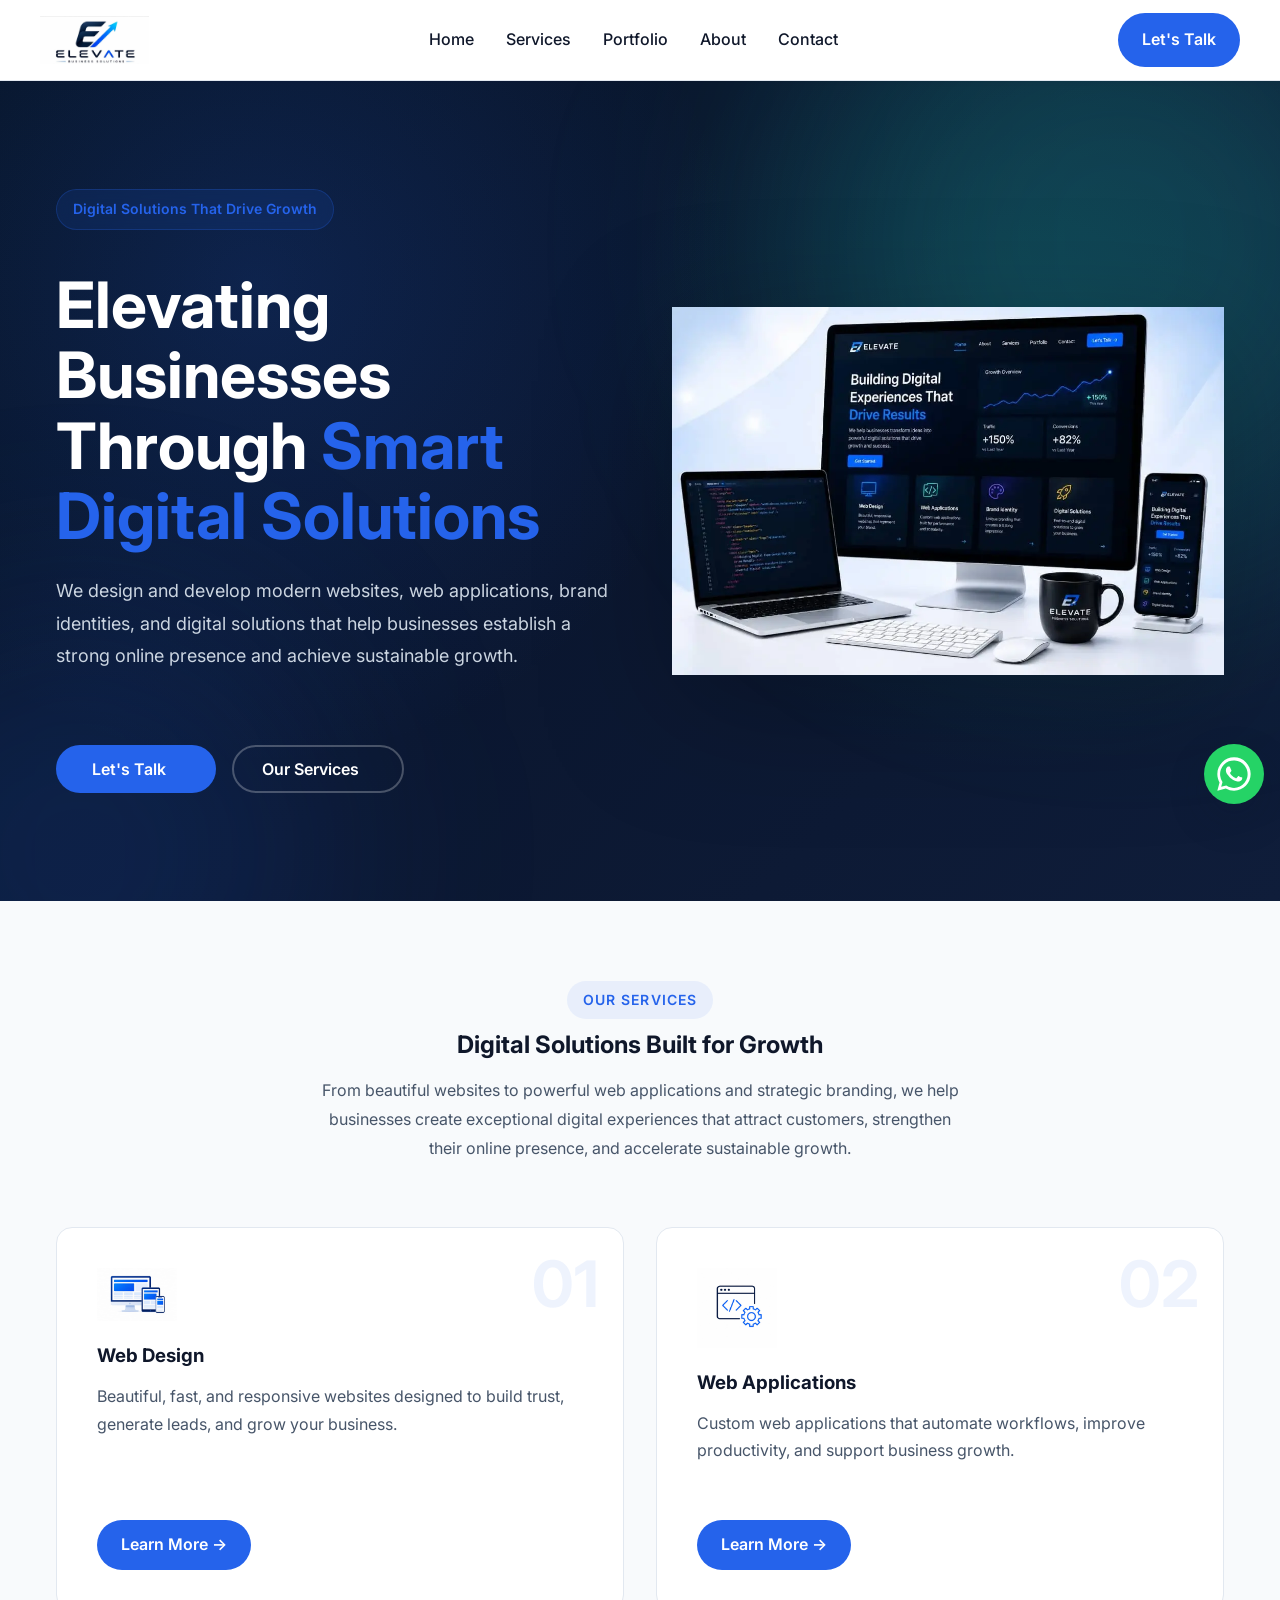
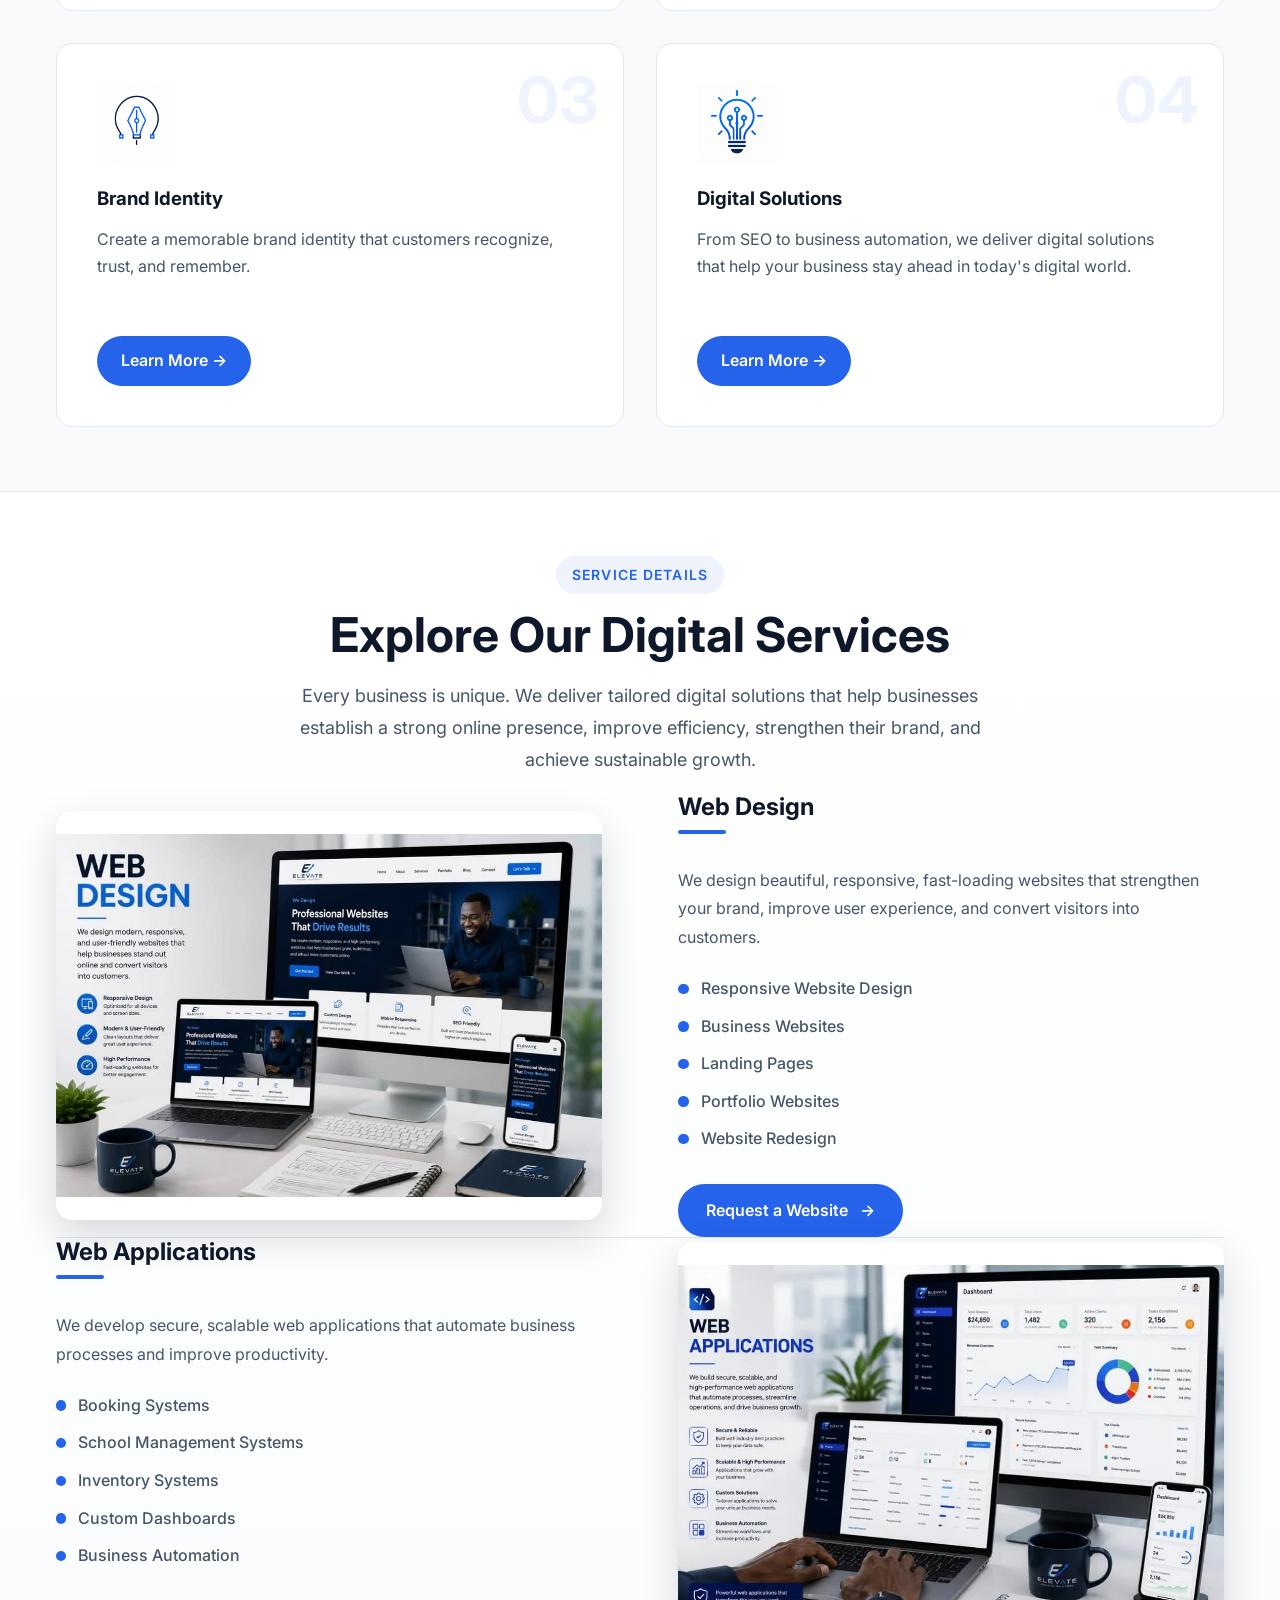
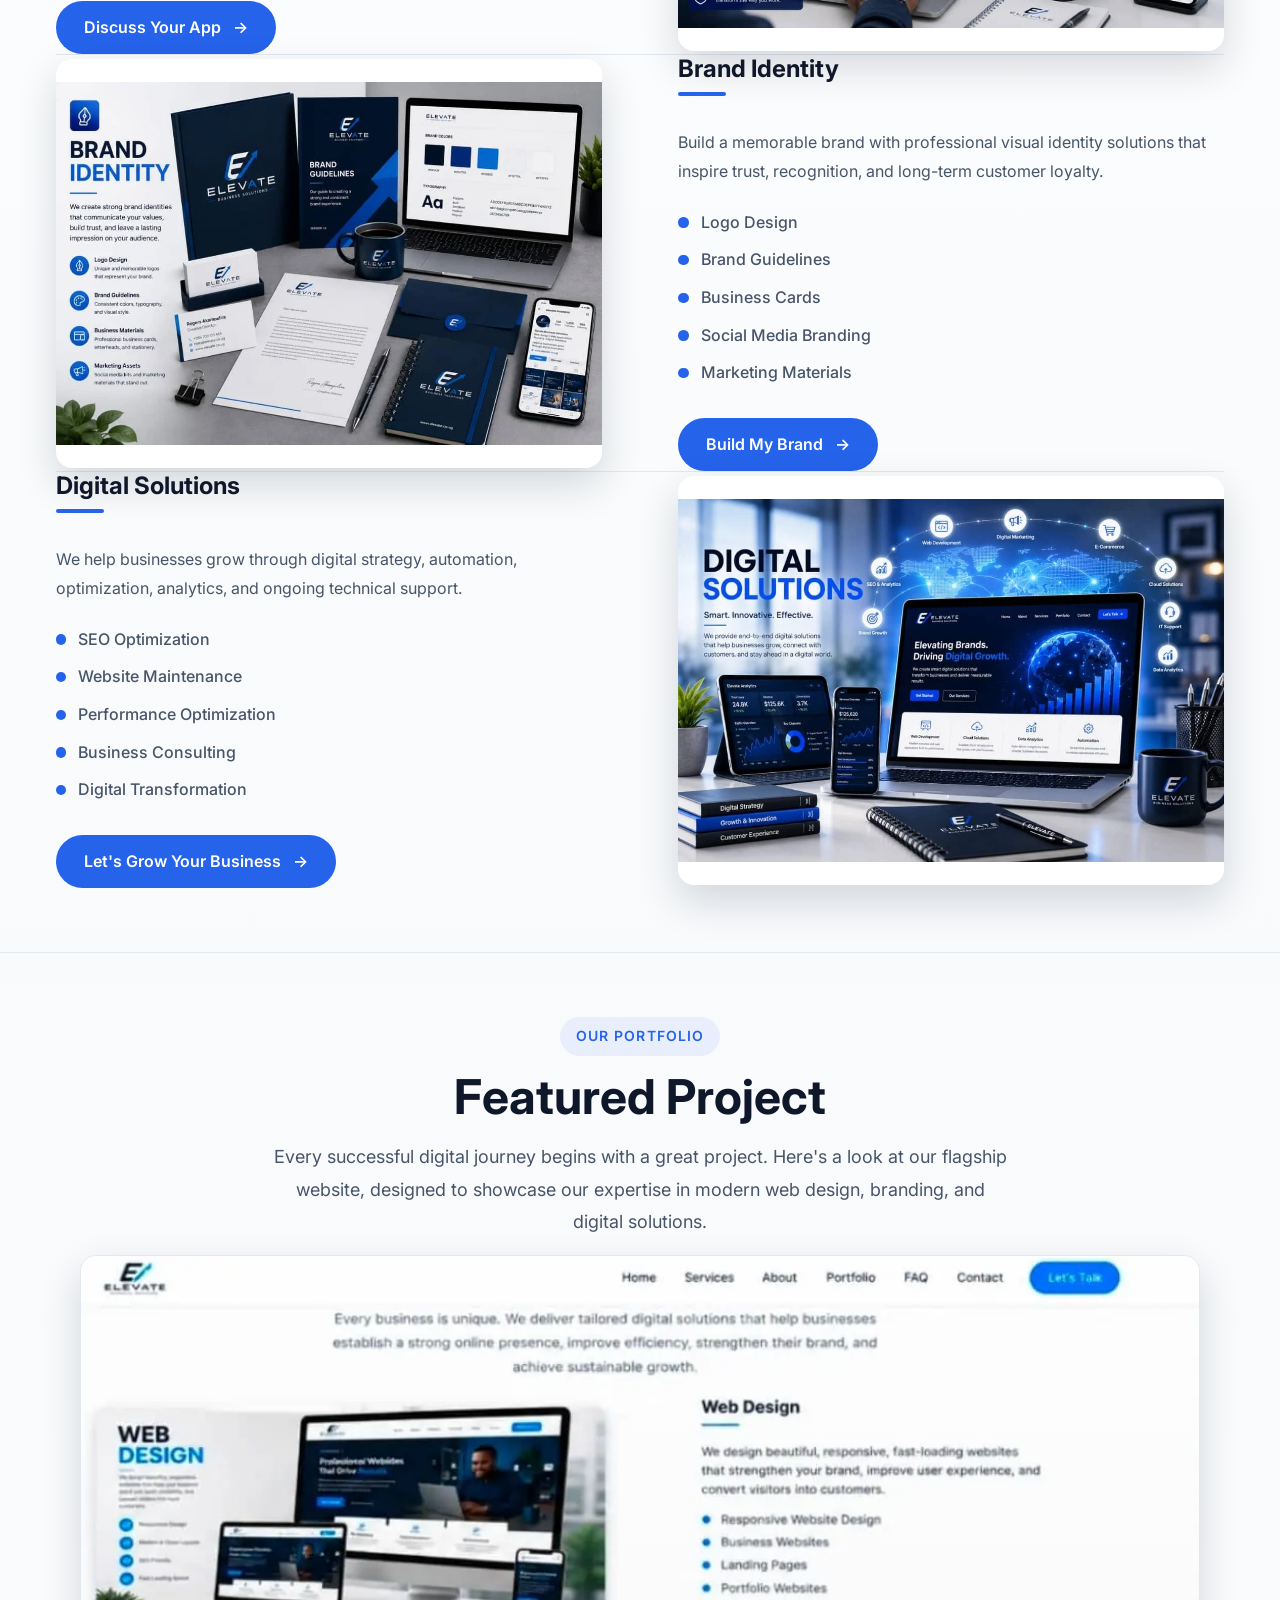
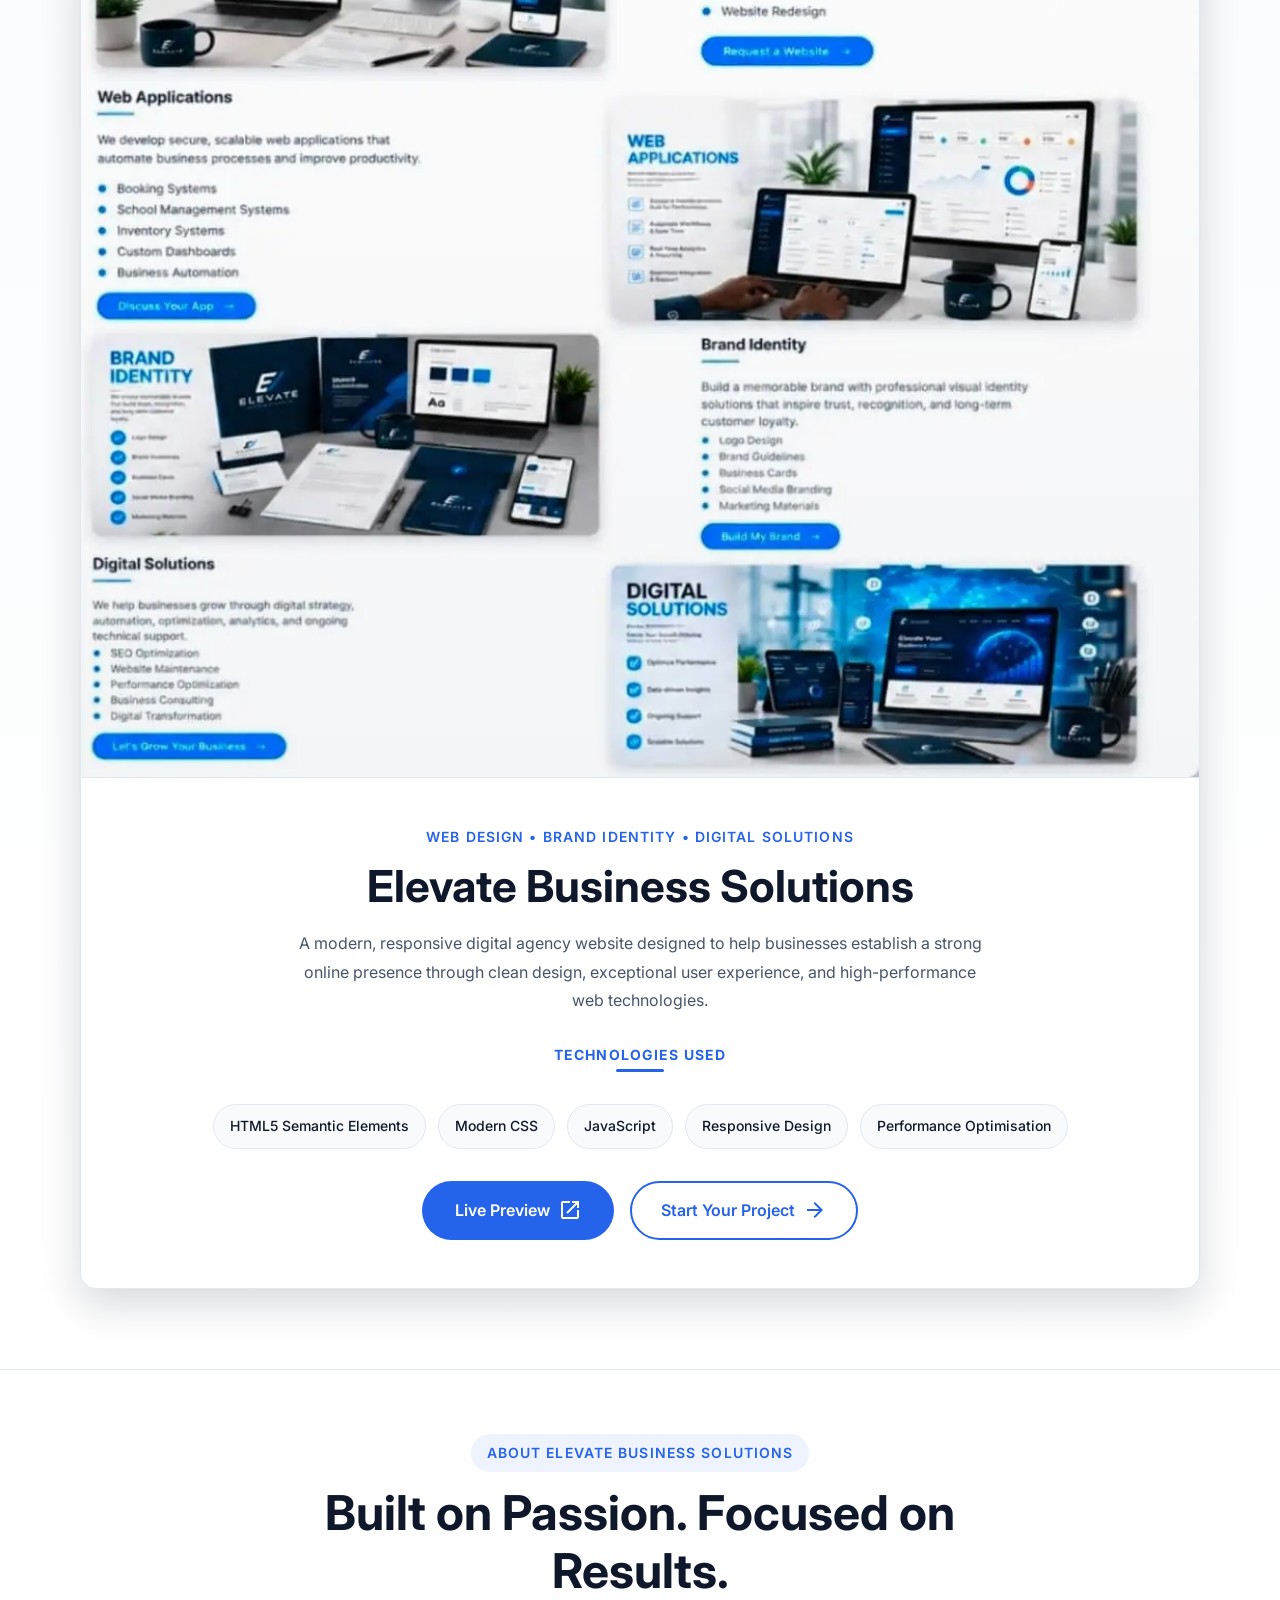
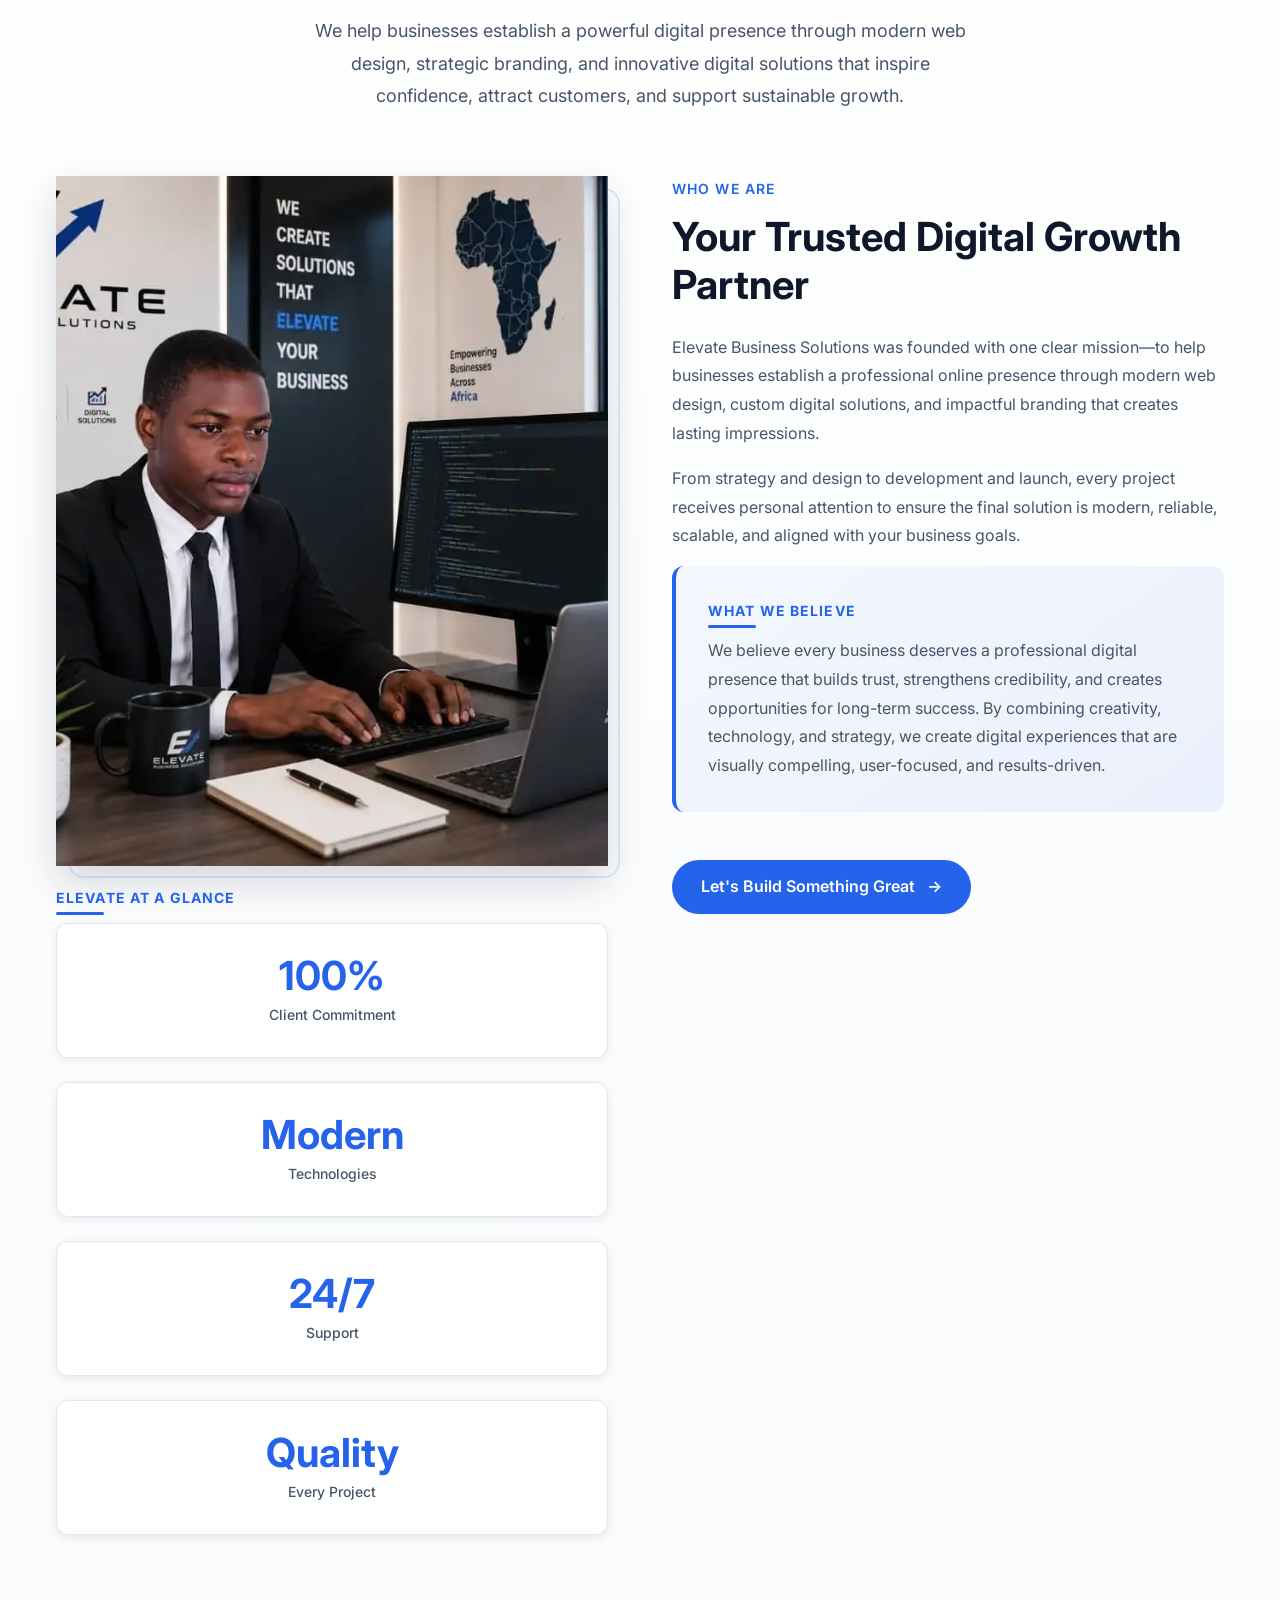
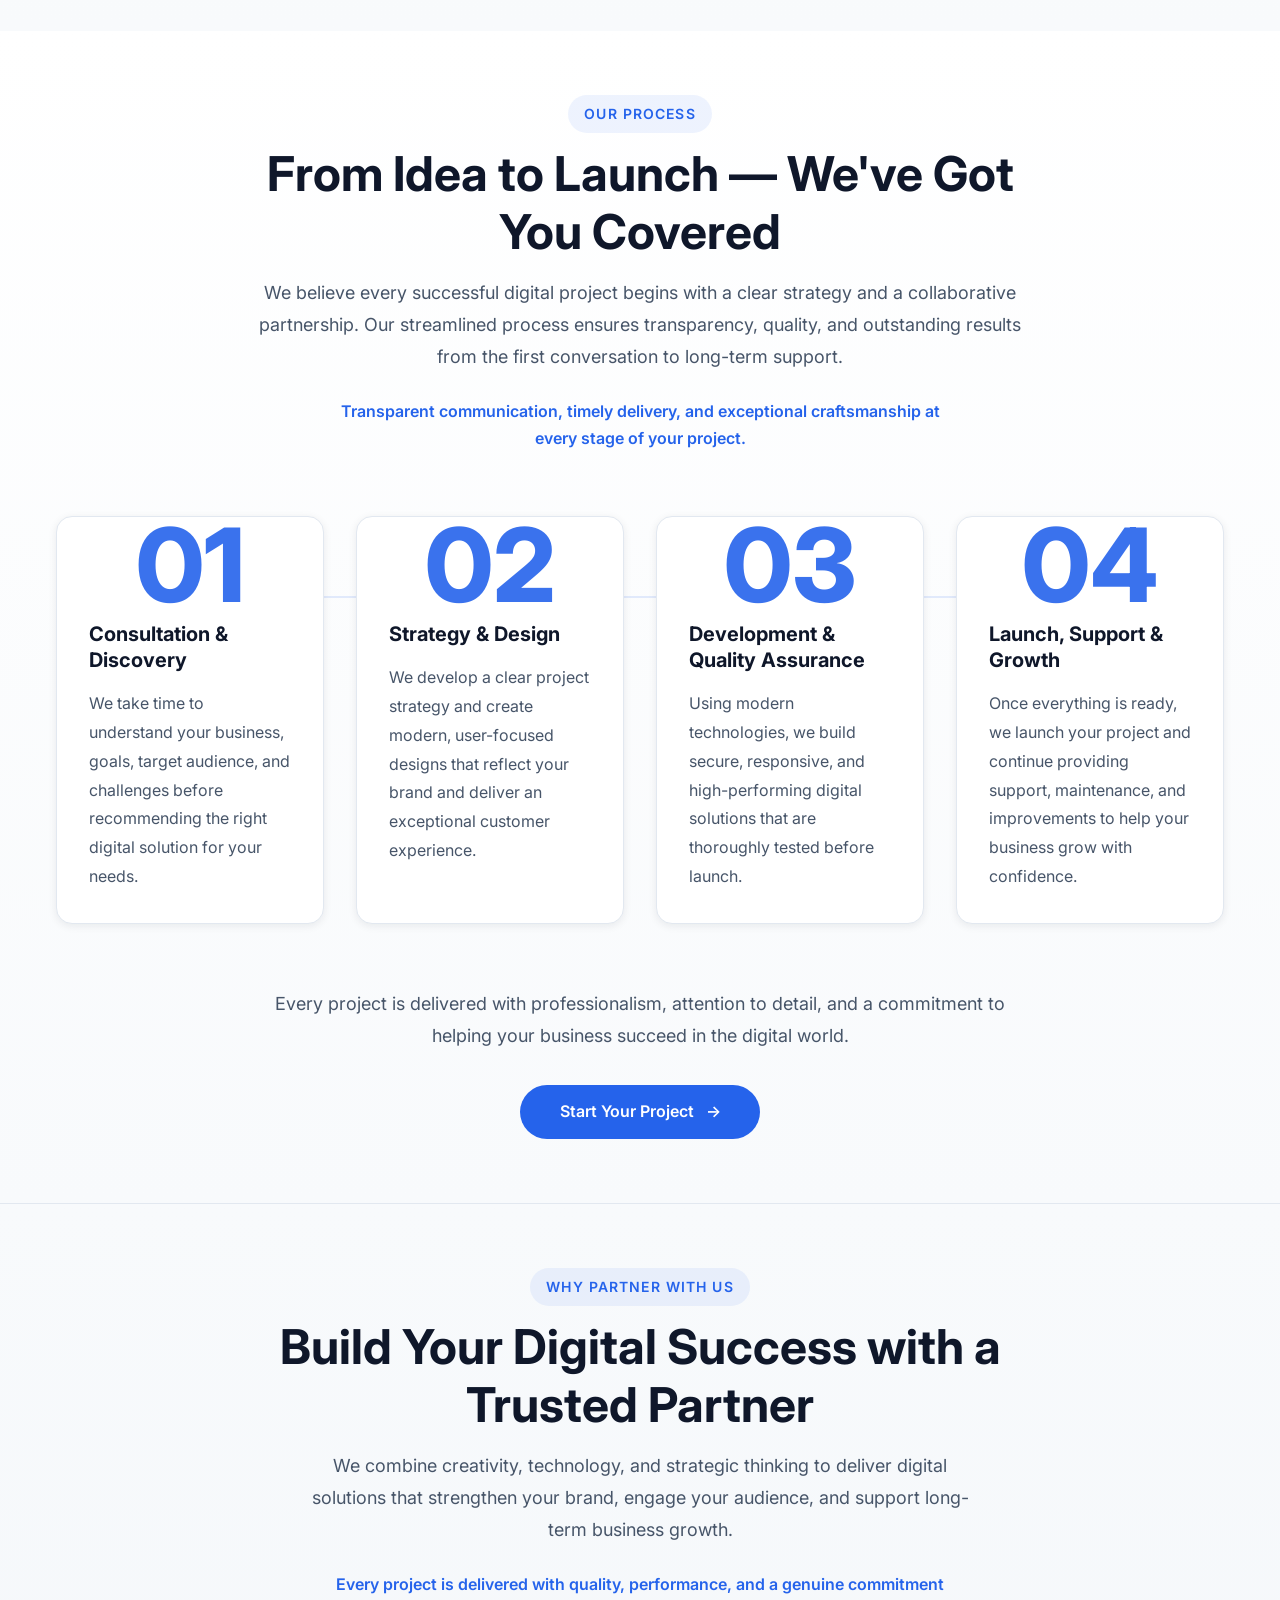
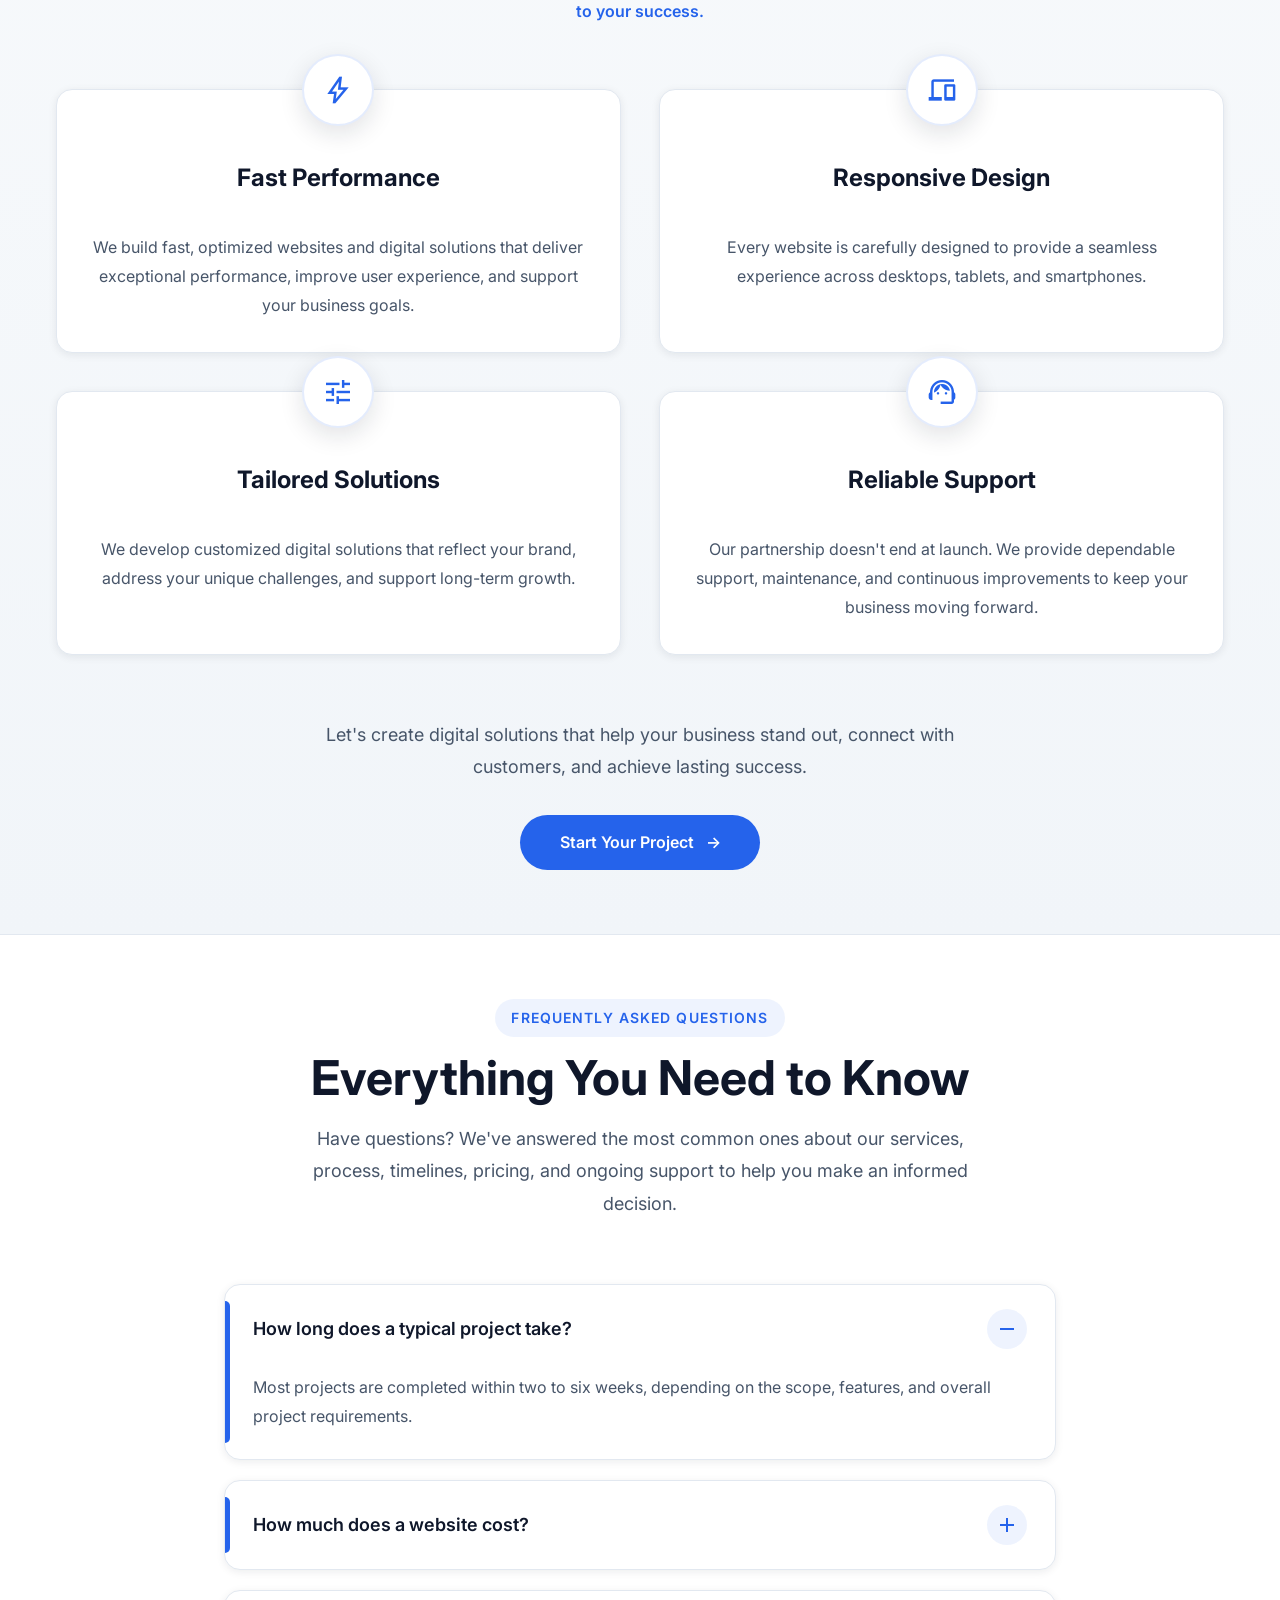
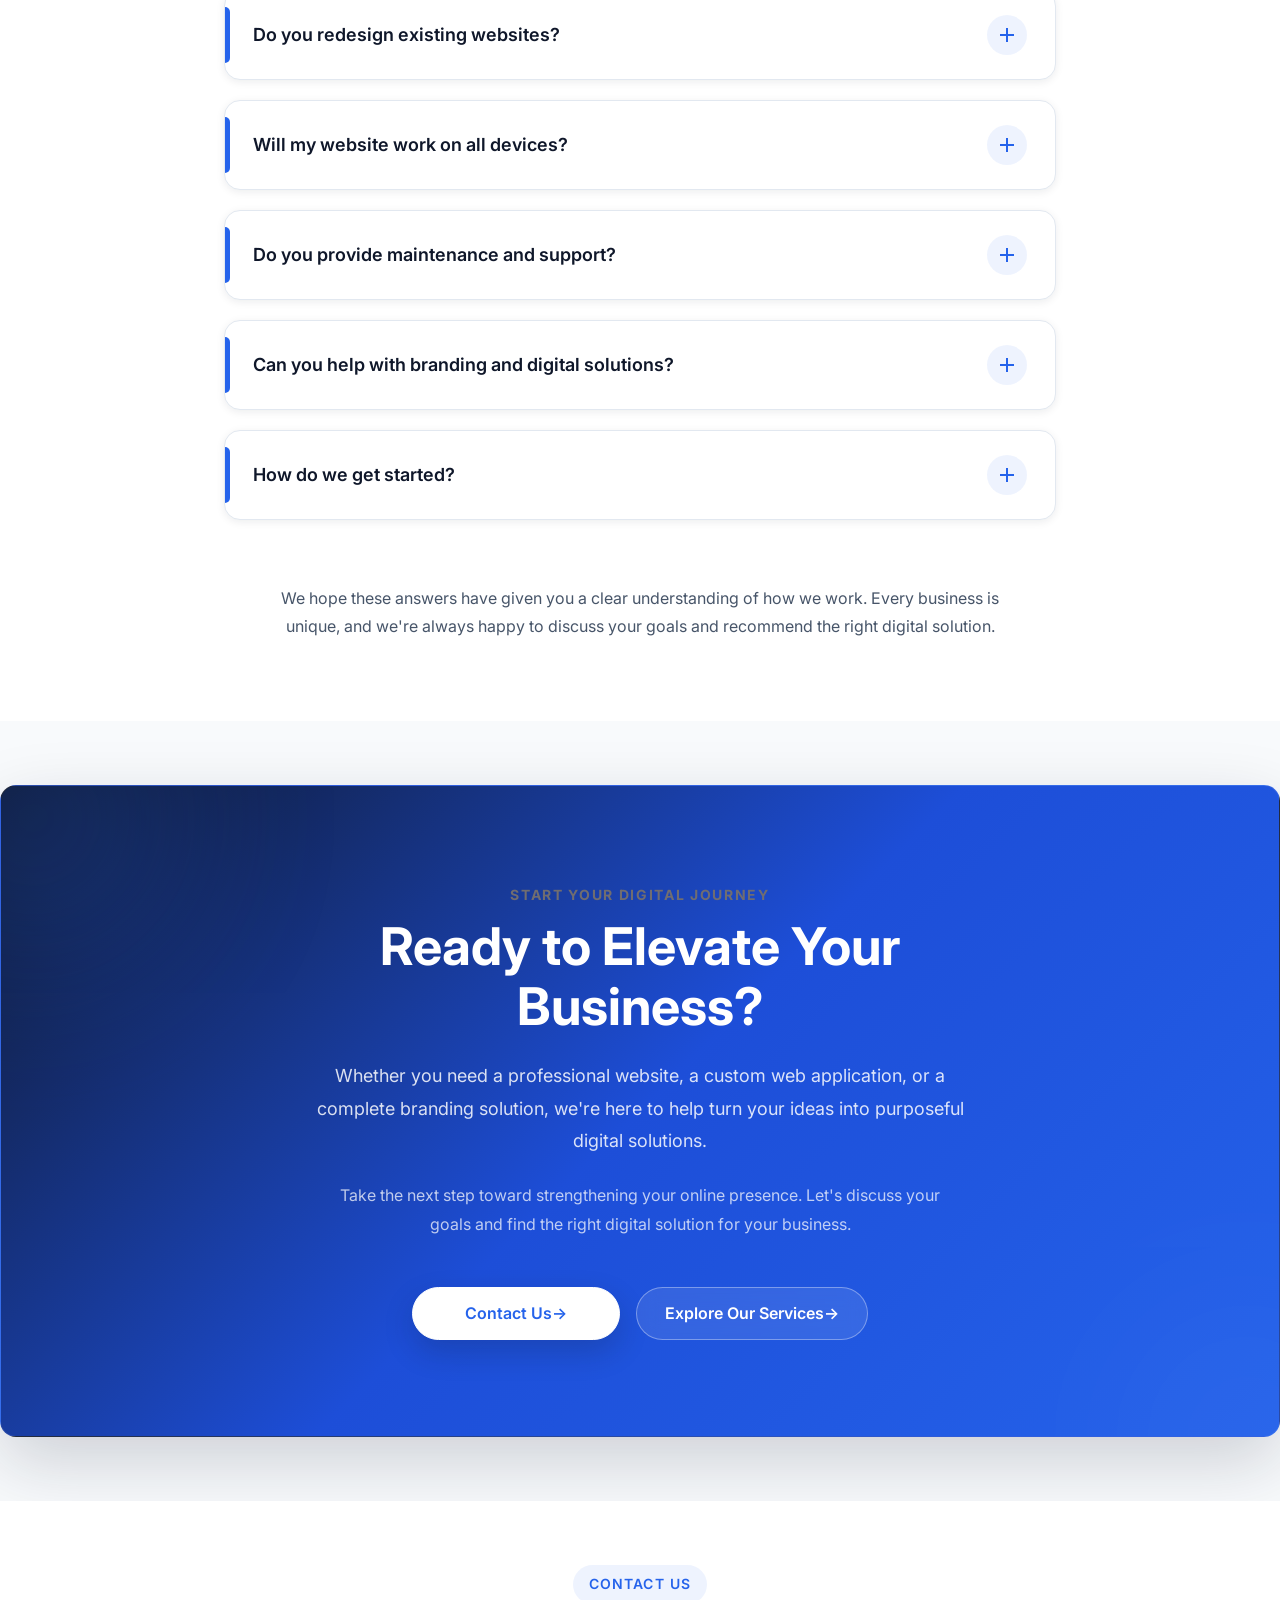
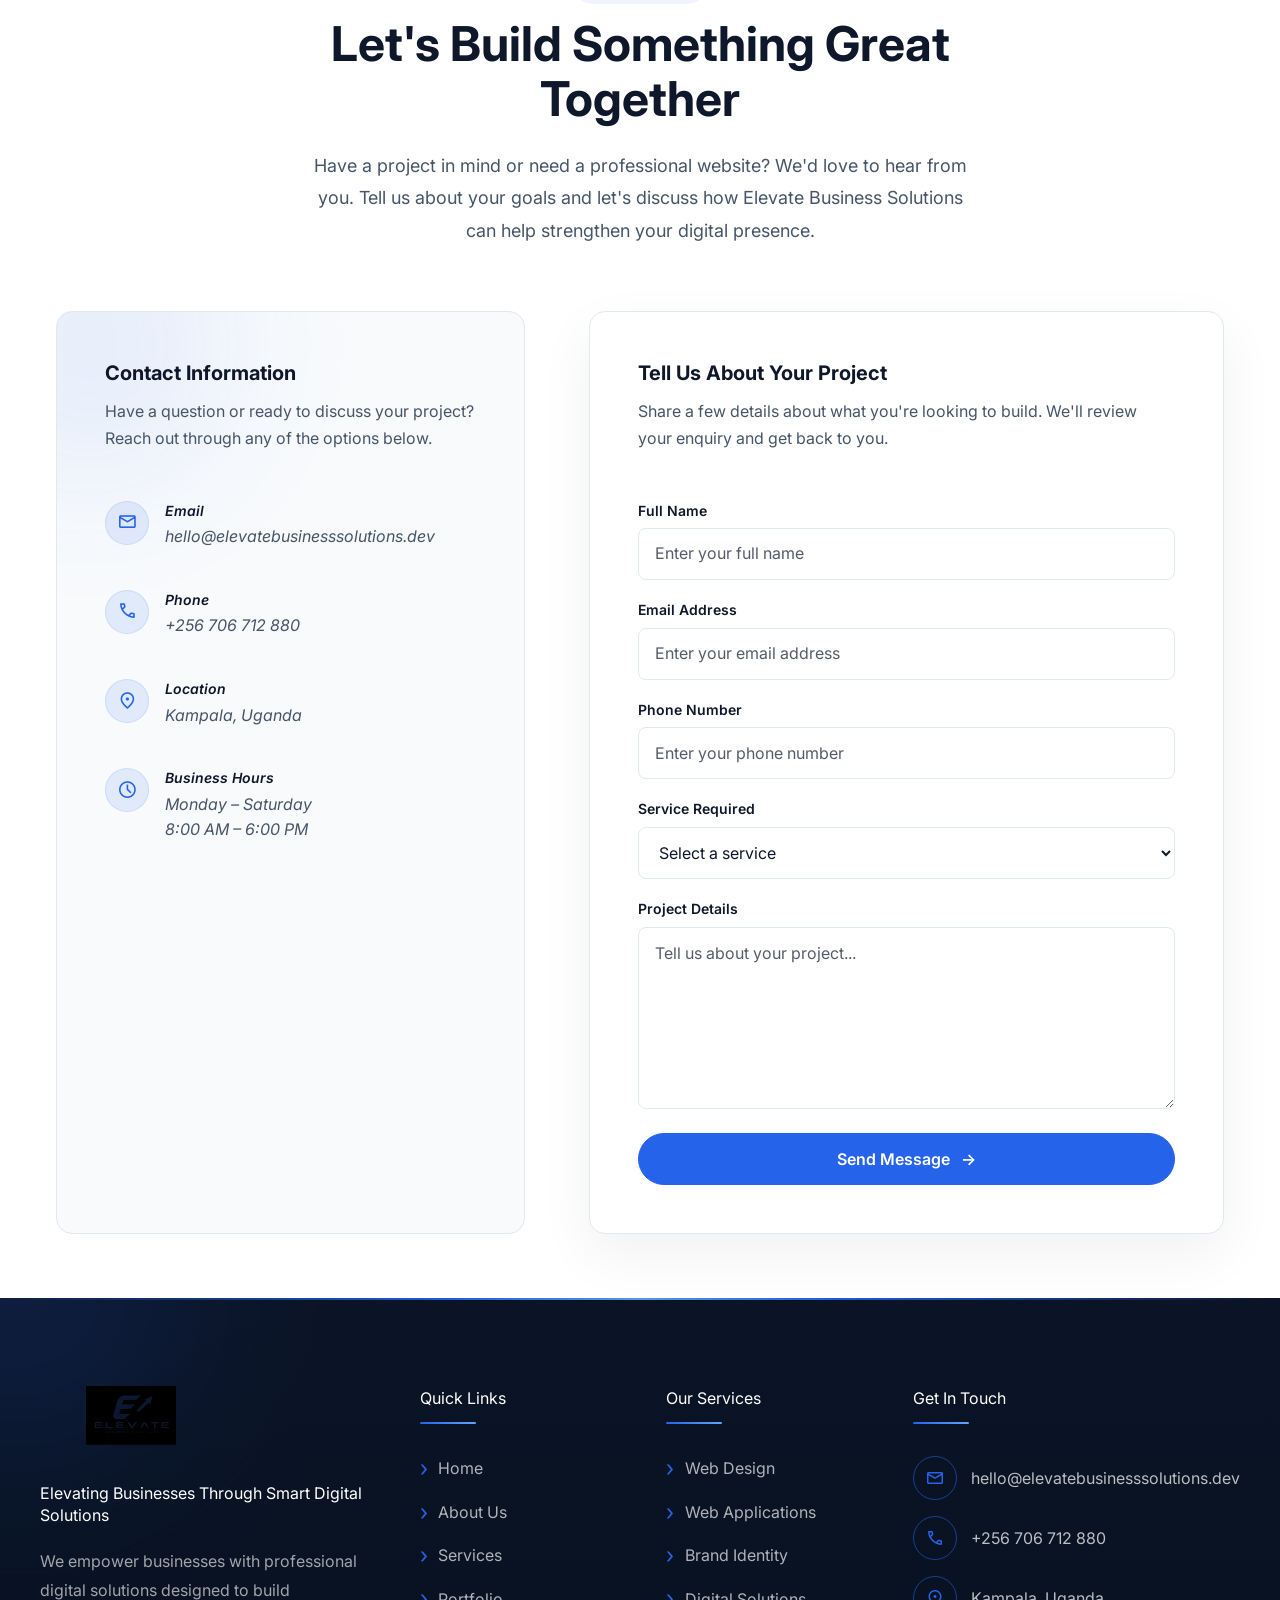
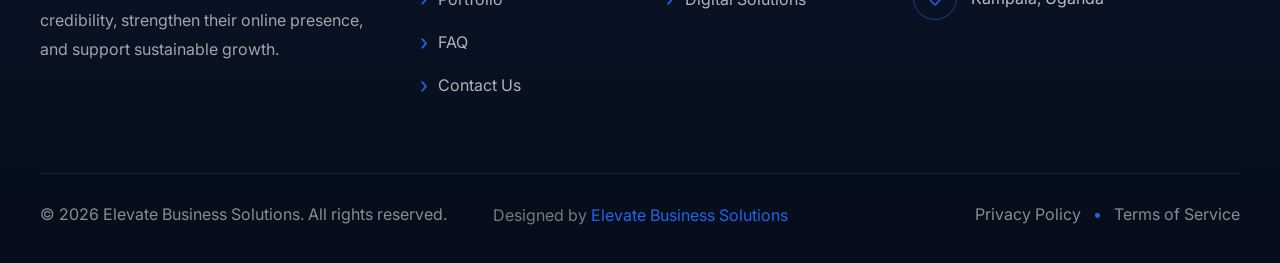
<file: Elevate/index.html>
<!doctype html>
<html lang="en">
  <head>
    <!-- ===================================
       CHARACTER ENCODING
  ==================================== -->

    <meta charset="UTF-8" />

    <!-- ===================================
       RESPONSIVE DESIGN
  ==================================== -->

    <meta name="viewport" content="width=device-width, initial-scale=1.0" />

    <!-- ===================================
       PRIMARY SEO
  ==================================== -->

    <title>Elevate Business Solutions | Smart Digital Solutions</title>

    <meta
      name="description"
      content="Elevate Business Solutions helps businesses grow through professional web design, web applications, brand identity, and smart digital solutions."
    />

    <meta name="author" content="Elevate Business Solutions" />

    <meta name="robots" content="index, follow" />

    <!-- ===================================
       THEME / BRAND
  ==================================== -->

    <meta name="theme-color" content="#2563EB" />

    <!-- ===================================
       CANONICAL URL
  ==================================== -->

    <link rel="canonical" href="https://elevatebusinesssolutions.dev/" />

    <!-- ===================================
       FAVICON
  ==================================== -->

    <link rel="icon" href="images/favicon.ico" type="image/x-icon" />

    <link rel="apple-touch-icon" href="images/apple-touch-icon.png" />

    <!-- ===================================
       OPEN GRAPH / FACEBOOK / LINK SHARING
  ==================================== -->

    <meta property="og:type" content="website" />

    <meta property="og:url" content="https://elevatebusinesssolutions.dev/" />

    <meta
      property="og:title"
      content="Elevate Business Solutions | Smart Digital Solutions"
    />

    <meta
      property="og:description"
      content="Elevating Businesses Through Smart Digital Solutions. Professional web design, web applications, brand identity, and digital solutions built for growth."
    />

    <meta
      property="og:image"
      content="https://elevatebusinesssolutions.dev/images/og-image.png"
    />

    <meta property="og:image:width" content="1200" />

    <meta property="og:image:height" content="630" />

    <meta
      property="og:image:alt"
      content="Elevate Business Solutions — Elevating Businesses Through Smart Digital Solutions"
    />

    <meta property="og:site_name" content="Elevate Business Solutions" />

    <meta property="og:locale" content="en_UG" />

    <!-- ===================================
       TWITTER / X CARD
  ==================================== -->

    <meta name="twitter:card" content="summary_large_image" />

    <meta
      name="twitter:title"
      content="Elevate Business Solutions | Smart Digital Solutions"
    />

    <meta
      name="twitter:description"
      content="Elevating Businesses Through Smart Digital Solutions. Professional web design, web applications, brand identity, and digital solutions built for growth."
    />

    <meta
      name="twitter:image"
      content="https://elevatebusinesssolutions.dev/images/og-image.png"
    />

    <meta
      name="twitter:image:alt"
      content="Elevate Business Solutions — Elevating Businesses Through Smart Digital Solutions"
    />

    <!-- ===================================
       GOOGLE FONTS
  ==================================== -->

    <link rel="preconnect" href="https://fonts.googleapis.com" />

    <link rel="preconnect" href="https://fonts.gstatic.com" crossorigin />

    <link
      href="https://fonts.googleapis.com/css2?family=Inter:wght@400;500;600;700;800&family=Material+Symbols+Outlined&display=swap"
      rel="stylesheet"
    />

    <!-- ===================================
       FONT AWESOME
  ==================================== -->

    <link
      rel="stylesheet"
      href="https://cdnjs.cloudflare.com/ajax/libs/font-awesome/6.7.2/css/all.min.css"
      crossorigin="anonymous"
      referrerpolicy="no-referrer"
    />

    <!-- ===================================
       MAIN STYLESHEET
  ==================================== -->

    <link rel="stylesheet" href="css/style.min.css" />
    <link rel="preload" as="image" href="images/logo.avif" />

    <link rel="preload" as="image" href="images/elevate-hero.webp" />
    <!-- ===================================
     STRUCTURED DATA — JSON-LD
=================================== -->

    <script type="application/ld+json">
      {
        "@context": "https://schema.org",
        "@type": "ProfessionalService",
        "@id": "https://elevatebusinesssolutions.dev/#business",
        "name": "Elevate Business Solutions",
        "url": "https://elevatebusinesssolutions.dev/",
        "logo": "https://elevatebusinesssolutions.dev/images/logo.avif",
        "description": "Elevate Business Solutions empowers businesses with professional web design, web applications, brand identity development, and strategic digital solutions tailored for growth.",
        "email": "hello@elevatebusinesssolutions.dev",
        "telephone": "+256706712880",
        "address": {
          "@type": "PostalAddress",
          "addressLocality": "Kampala",
          "addressCountry": "UG"
        }
      }
    </script>
  </head>
  <body id="top">
    <header id="header" class="header">
      <div class="header__container">
        <!-- Logo -->
        <a
          href="index.html"
          class="header__logo"
          aria-label="Elevate Business Solutions Home"
        >
          <img
            src="images/logo.avif"
            alt="Elevate Business Solutions Logo"
            class="header__logo-image"
            width="160"
            height="60"
          />
        </a>

        <!-- Primary Navigation -->
        <nav
          id="primary-navigation"
          class="header__nav"
          aria-label="Primary navigation"
        >
          <ul class="header__menu">
            <li class="header__item">
              <a href="#home" class="header__link">Home</a>
            </li>

            <li class="header__item">
              <a href="#services" class="header__link">Services</a>
            </li>

            <li class="header__item">
              <a href="#portfolio" class="header__link">Portfolio</a>
            </li>

            <li class="header__item">
              <a href="#about" class="header__link">About</a>
            </li>

            <li class="header__item">
              <a href="#contact" class="header__link">Contact</a>
            </li>
          </ul>
        </nav>

        <!-- Call to Action -->
        <a href="#contact" class="header__button"> Let's Talk </a>

        <!-- Mobile Navigation Toggle -->
        <button
          class="header__toggle"
          type="button"
          aria-label="Open navigation menu"
          aria-controls="primary-navigation"
          aria-expanded="false"
        >
          <span class="material-symbols-outlined" aria-hidden="true">
            menu
          </span>
        </button>
      </div>
    </header>
    <!-- ===================================
     MAIN CONTENT
=================================== -->
    <main id="main-content">
      <!-- ===================================
         HERO
    =================================== -->
      <section id="home" class="hero">
        <div class="container">
          <div class="hero__container">
            <!-- Hero Content -->
            <article class="hero__content">
              <p class="hero__badge">Digital Solutions That Drive Growth</p>

              <h1 class="hero__title">
                Elevating Businesses Through
                <span class="hero__title-highlight">
                  Smart Digital Solutions
                </span>
              </h1>

              <p class="hero__description">
                We design and develop modern websites, web applications, brand
                identities, and digital solutions that help businesses establish
                a strong online presence and achieve sustainable growth.
              </p>

              <nav class="hero__actions" aria-label="Hero actions">
                <a href="#contact" class="hero__button hero__button--primary">
                  Let's Talk
                </a>

                <a
                  href="#services"
                  class="hero__button hero__button--secondary"
                >
                  Our Services
                </a>
              </nav>
            </article>

            <!-- Hero Illustration -->
            <figure class="hero__figure">
              <img
                class="hero__image"
                src="images/elevate-hero.webp"
                alt="Responsive web design and digital solutions by Elevate Business Solutions."
                width="1600"
                height="1200"
                loading="eager"
                decoding="async"
                fetchpriority="high"
              />
            </figure>
          </div>
        </div>
      </section>
      <!-- ===================================
     SERVICES OVERVIEW
=================================== -->
      <section
        id="services"
        class="services"
        aria-labelledby="services-heading"
      >
        <div class="container">
          <!-- Section Header -->
          <header class="services__header">
            <p class="services__badge">Our Services</p>

            <h2 id="services-heading" class="services__title">
              Digital Solutions Built for Growth
            </h2>

            <p class="services__description">
              From beautiful websites to powerful web applications and strategic
              branding, we help businesses create exceptional digital
              experiences that attract customers, strengthen their online
              presence, and accelerate sustainable growth.
            </p>
          </header>

          <!-- Services Grid -->
          <div class="services__grid">
            <!-- ==========================
           Web Design
      =========================== -->
            <article class="services__card">
              <figure class="services__figure">
                <img
                  src="images/responsive-design.png"
                  alt="Responsive web design icon"
                  class="services__icon"
                  width="80"
                  height="80"
                  loading="lazy"
                />
              </figure>

              <header class="services__card-header">
                <h3 class="services__card-title">Web Design</h3>
              </header>

              <p class="services__card-description">
                Beautiful, fast, and responsive websites designed to build
                trust, generate leads, and grow your business.
              </p>

              <footer class="services__card-footer">
                <a href="#web-design" class="services__link"> Learn More → </a>
              </footer>
            </article>

            <!-- ==========================
           Web Applications
      =========================== -->
            <article class="services__card">
              <figure class="services__figure">
                <img
                  src="images/web-apps.png"
                  alt="Web application development icon"
                  class="services__icon"
                  width="80"
                  height="80"
                  loading="lazy"
                />
              </figure>

              <header class="services__card-header">
                <h3 class="services__card-title">Web Applications</h3>
              </header>

              <p class="services__card-description">
                Custom web applications that automate workflows, improve
                productivity, and support business growth.
              </p>

              <footer class="services__card-footer">
                <a href="#web-applications" class="services__link">
                  Learn More →
                </a>
              </footer>
            </article>

            <!-- ==========================
           Brand Identity
      =========================== -->
            <article class="services__card">
              <figure class="services__figure">
                <img
                  src="images/branding.png"
                  alt="Brand identity icon"
                  class="services__icon"
                  width="80"
                  height="80"
                  loading="lazy"
                />
              </figure>

              <header class="services__card-header">
                <h3 class="services__card-title">Brand Identity</h3>
              </header>

              <p class="services__card-description">
                Create a memorable brand identity that customers recognize,
                trust, and remember.
              </p>

              <footer class="services__card-footer">
                <a href="#brand-identity" class="services__link">
                  Learn More →
                </a>
              </footer>
            </article>

            <!-- ==========================
           Digital Solutions
      =========================== -->
            <article class="services__card">
              <figure class="services__figure">
                <img
                  src="images/innovation.png"
                  alt="Digital solutions icon"
                  class="services__icon"
                  width="80"
                  height="80"
                  loading="lazy"
                />
              </figure>

              <header class="services__card-header">
                <h3 class="services__card-title">Digital Solutions</h3>
              </header>

              <p class="services__card-description">
                From SEO to business automation, we deliver digital solutions
                that help your business stay ahead in today's digital world.
              </p>

              <footer class="services__card-footer">
                <a href="#digital-solutions" class="services__link">
                  Learn More →
                </a>
              </footer>
            </article>
          </div>
        </div>
      </section>
      <!-- ===================================
     SERVICES DETAILS
=================================== -->

      <section
        id="services-details"
        class="section services-details"
        aria-labelledby="services-details-heading"
      >
        <div class="container">
          <!-- ===================================
             SECTION HEADER
        ==================================== -->

          <header class="services-details__header">
            <p class="services-details__tag">Service Details</p>

            <h2 id="services-details-heading" class="services-details__heading">
              Explore Our Digital Services
            </h2>

            <p class="services-details__intro">
              Every business is unique. We deliver tailored digital solutions
              that help businesses establish a strong online presence, improve
              efficiency, strengthen their brand, and achieve sustainable
              growth.
            </p>
          </header>

          <!-- ===================================
             WEB DESIGN
        ==================================== -->

          <article id="web-design" class="services-details__item">
            <figure class="services-details__figure">
              <img
                src="images/web-design.webp"
                alt="Professional web design services."
                class="services-details__image"
                width="800"
                height="600"
                loading="lazy"
                decoding="async"
              />
            </figure>

            <div class="services-details__content">
              <header class="services-details__content-header">
                <h3 class="services-details__title">Web Design</h3>
              </header>

              <p class="services-details__description">
                We design beautiful, responsive, fast-loading websites that
                strengthen your brand, improve user experience, and convert
                visitors into customers.
              </p>

              <ul class="services-details__list">
                <li class="services-details__list-item">
                  Responsive Website Design
                </li>

                <li class="services-details__list-item">Business Websites</li>

                <li class="services-details__list-item">Landing Pages</li>

                <li class="services-details__list-item">Portfolio Websites</li>

                <li class="services-details__list-item">Website Redesign</li>
              </ul>

              <footer class="services-details__footer">
                <a href="#contact" class="services-details__button">
                  Request a Website
                </a>
              </footer>
            </div>
          </article>

          <!-- ===================================
             WEB APPLICATIONS
        ==================================== -->

          <article
            id="web-applications"
            class="services-details__item services-details__item--reverse"
          >
            <figure class="services-details__figure">
              <img
                src="images/web-apps.webp"
                alt="Custom web application development."
                class="services-details__image"
                width="800"
                height="600"
                loading="lazy"
                decoding="async"
              />
            </figure>

            <div class="services-details__content">
              <header class="services-details__content-header">
                <h3 class="services-details__title">Web Applications</h3>
              </header>

              <p class="services-details__description">
                We develop secure, scalable web applications that automate
                business processes and improve productivity.
              </p>

              <ul class="services-details__list">
                <li class="services-details__list-item">Booking Systems</li>

                <li class="services-details__list-item">
                  School Management Systems
                </li>

                <li class="services-details__list-item">Inventory Systems</li>

                <li class="services-details__list-item">Custom Dashboards</li>

                <li class="services-details__list-item">Business Automation</li>
              </ul>

              <footer class="services-details__footer">
                <a href="#contact" class="services-details__button">
                  Discuss Your App
                </a>
              </footer>
            </div>
          </article>

          <!-- ===================================
             BRAND IDENTITY
        ==================================== -->

          <article id="brand-identity" class="services-details__item">
            <figure class="services-details__figure">
              <img
                src="images/brand-identity.webp"
                alt="Brand identity design services."
                class="services-details__image"
                width="800"
                height="600"
                loading="lazy"
                decoding="async"
              />
            </figure>

            <div class="services-details__content">
              <header class="services-details__content-header">
                <h3 class="services-details__title">Brand Identity</h3>
              </header>

              <p class="services-details__description">
                Build a memorable brand with professional visual identity
                solutions that inspire trust, recognition, and long-term
                customer loyalty.
              </p>

              <ul class="services-details__list">
                <li class="services-details__list-item">Logo Design</li>

                <li class="services-details__list-item">Brand Guidelines</li>

                <li class="services-details__list-item">Business Cards</li>

                <li class="services-details__list-item">
                  Social Media Branding
                </li>

                <li class="services-details__list-item">Marketing Materials</li>
              </ul>

              <footer class="services-details__footer">
                <a href="#contact" class="services-details__button">
                  Build My Brand
                </a>
              </footer>
            </div>
          </article>

          <!-- ===================================
             DIGITAL SOLUTIONS
        ==================================== -->

          <article
            id="digital-solutions"
            class="services-details__item services-details__item--reverse"
          >
            <figure class="services-details__figure">
              <img
                src="images/digital-solutions.webp"
                alt="Business digital solutions."
                class="services-details__image"
                width="800"
                height="600"
                loading="lazy"
                decoding="async"
              />
            </figure>

            <div class="services-details__content">
              <header class="services-details__content-header">
                <h3 class="services-details__title">Digital Solutions</h3>
              </header>

              <p class="services-details__description">
                We help businesses grow through digital strategy, automation,
                optimization, analytics, and ongoing technical support.
              </p>

              <ul class="services-details__list">
                <li class="services-details__list-item">SEO Optimization</li>

                <li class="services-details__list-item">Website Maintenance</li>

                <li class="services-details__list-item">
                  Performance Optimization
                </li>

                <li class="services-details__list-item">Business Consulting</li>

                <li class="services-details__list-item">
                  Digital Transformation
                </li>
              </ul>

              <footer class="services-details__footer">
                <a href="#contact" class="services-details__button">
                  Let's Grow Your Business
                </a>
              </footer>
            </div>
          </article>
        </div>
      </section>
      <!-- ===================================
     PORTFOLIO
=================================== -->

      <section
        id="portfolio"
        class="section portfolio"
        aria-labelledby="portfolio-heading"
      >
        <div class="container">
          <header class="portfolio__header">
            <p class="portfolio__tag">OUR PORTFOLIO</p>

            <h2 id="portfolio-heading" class="portfolio__heading">
              Featured Project
            </h2>

            <p class="portfolio__intro">
              Every successful digital journey begins with a great project.
              Here's a look at our flagship website, designed to showcase our
              expertise in modern web design, branding, and digital solutions.
            </p>
          </header>

          <article class="portfolio__project">
            <figure class="portfolio__figure">
              <img
                src="images/elevate-business-solutions.webp"
                alt="Elevate Business Solutions website preview"
                class="portfolio__image"
                width="1200"
                height="800"
                loading="lazy"
                decoding="async"
              />
            </figure>

            <div class="portfolio__content">
              <p class="portfolio__category">
                Web Design • Brand Identity • Digital Solutions
              </p>

              <header class="portfolio__content-header">
                <h3 class="portfolio__title">Elevate Business Solutions</h3>
              </header>

              <p class="portfolio__description">
                A modern, responsive digital agency website designed to help
                businesses establish a strong online presence through clean
                design, exceptional user experience, and high-performance web
                technologies.
              </p>

              <section
                class="portfolio__technologies"
                aria-labelledby="portfolio-tech-heading"
              >
                <h4 id="portfolio-tech-heading" class="portfolio__subtitle">
                  Technologies Used
                </h4>

                <ul class="portfolio__list">
                  <li class="portfolio__list-item">HTML5 Semantic Elements</li>

                  <li class="portfolio__list-item">Modern CSS</li>

                  <li class="portfolio__list-item">JavaScript</li>

                  <li class="portfolio__list-item">Responsive Design</li>

                  <li class="portfolio__list-item">Performance Optimisation</li>
                </ul>
              </section>

              <footer class="portfolio__footer">
                <a
                  href="#"
                  class="portfolio__button portfolio__button--primary"
                >
                  Live Preview &nbsp;
                  <span class="material-symbols-outlined">launch</span>
                </a>

                <a
                  href="#contact"
                  class="portfolio__button portfolio__button--secondary"
                >
                  Start Your Project &nbsp;
                  <span class="material-symbols-outlined">arrow_forward</span>
                </a>
              </footer>
            </div>
          </article>
        </div>
      </section>
      <!-- ===================================
     ABOUT
=================================== -->

      <section id="about" class="section about" aria-labelledby="about-heading">
        <div class="container">
          <!-- ===================================
         SECTION HEADER
    =================================== -->

          <header class="about__header">
            <p class="about__tag">ABOUT ELEVATE BUSINESS SOLUTIONS</p>

            <h2 id="about-heading" class="about__heading">
              Built on Passion. Focused on Results.
            </h2>

            <p class="about__intro">
              We help businesses establish a powerful digital presence through
              modern web design, strategic branding, and innovative digital
              solutions that inspire confidence, attract customers, and support
              sustainable growth.
            </p>
          </header>

          <!-- ===================================
         ABOUT WRAPPER
    =================================== -->

          <div class="about__wrapper">
            <!-- ===================================
           AGENCY IMAGE
      =================================== -->
            <div class="about__media">
              <figure class="about__figure">
                <img
                  src="images/about-elevatebs.webp"
                  alt="Professional creating modern digital solutions for business growth"
                  class="about__image"
                  width="700"
                  height="700"
                  loading="lazy"
                  decoding="async"
                />

                <figcaption class="visually-hidden">
                  Elevate Business Solutions helping businesses grow through
                  modern digital solutions.
                </figcaption>
              </figure>
              <!-- ===================================
             COMPANY STATISTICS
        =================================== -->

              <section
                class="about__stats"
                aria-labelledby="about-stats-heading"
              >
                <h3 id="about-stats-heading" class="about__subtitle">
                  Elevate at a Glance
                </h3>

                <ul class="about__stats-list">
                  <li class="about__stat">
                    <span class="about__stat-number"> 100% </span>

                    <span class="about__stat-label"> Client Commitment </span>
                  </li>

                  <li class="about__stat">
                    <span class="about__stat-number"> Modern </span>

                    <span class="about__stat-label"> Technologies </span>
                  </li>

                  <li class="about__stat">
                    <span class="about__stat-number"> 24/7 </span>

                    <span class="about__stat-label"> Support </span>
                  </li>

                  <li class="about__stat">
                    <span class="about__stat-number"> Quality </span>

                    <span class="about__stat-label"> Every Project </span>
                  </li>
                </ul>
              </section>
            </div>

            <!-- ===================================
           ABOUT CONTENT
      =================================== -->

            <article class="about__content">
              <!-- ===================================
             WHO WE ARE
        =================================== -->

              <section
                class="about__company"
                aria-labelledby="about-company-heading"
              >
                <header class="about__content-header">
                  <p class="about__eyebrow">WHO WE ARE</p>

                  <h3 id="about-company-heading" class="about__title">
                    Your Trusted Digital Growth Partner
                  </h3>
                </header>

                <p class="about__description">
                  Elevate Business Solutions was founded with one clear
                  mission—to help businesses establish a professional online
                  presence through modern web design, custom digital solutions,
                  and impactful branding that creates lasting impressions.
                </p>

                <p class="about__description">
                  From strategy and design to development and launch, every
                  project receives personal attention to ensure the final
                  solution is modern, reliable, scalable, and aligned with your
                  business goals.
                </p>
              </section>

              <!-- ===================================
             WHAT WE BELIEVE
        =================================== -->

              <section
                class="about__belief"
                aria-labelledby="about-belief-heading"
              >
                <h4 id="about-belief-heading" class="about__subtitle">
                  What We Believe
                </h4>

                <p class="about__text">
                  We believe every business deserves a professional digital
                  presence that builds trust, strengthens credibility, and
                  creates opportunities for long-term success. By combining
                  creativity, technology, and strategy, we create digital
                  experiences that are visually compelling, user-focused, and
                  results-driven.
                </p>
              </section>

              <!-- ===================================
             CALL TO ACTION
        =================================== -->

              <footer class="about__footer">
                <a href="#contact" class="about__button about__button--primary">
                  Let's Build Something Great
                </a>
              </footer>
            </article>
          </div>
        </div>
      </section>
      <!-- ===================================
     OUR PROCESS
=================================== -->

      <section
        id="process"
        class="section process"
        aria-labelledby="process-heading"
      >
        <div class="container">
          <!-- ===================================
         SECTION HEADER
    =================================== -->

          <header class="process__header">
            <p class="process__tag">OUR PROCESS</p>

            <h2 id="process-heading" class="process__heading">
              From Idea to Launch — We've Got You Covered
            </h2>

            <p class="process__intro">
              We believe every successful digital project begins with a clear
              strategy and a collaborative partnership. Our streamlined process
              ensures transparency, quality, and outstanding results from the
              first conversation to long-term support.
            </p>

            <p class="process__promise">
              Transparent communication, timely delivery, and exceptional
              craftsmanship at every stage of your project.
            </p>
          </header>

          <!-- ===================================
         PROCESS STEPS
    =================================== -->

          <ol class="process__list">
            <!-- ===================================
           STEP 01
      =================================== -->

            <li class="process__item">
              <article class="process__card">
                <header class="process__card-header">
                  <h3 class="process__title">Consultation &amp; Discovery</h3>
                </header>

                <p class="process__description">
                  We take time to understand your business, goals, target
                  audience, and challenges before recommending the right digital
                  solution for your needs.
                </p>
              </article>
            </li>

            <!-- ===================================
           STEP 02
      =================================== -->

            <li class="process__item">
              <article class="process__card">
                <header class="process__card-header">
                  <h3 class="process__title">Strategy &amp; Design</h3>
                </header>

                <p class="process__description">
                  We develop a clear project strategy and create modern,
                  user-focused designs that reflect your brand and deliver an
                  exceptional customer experience.
                </p>
              </article>
            </li>

            <!-- ===================================
           STEP 03
      =================================== -->

            <li class="process__item">
              <article class="process__card">
                <header class="process__card-header">
                  <h3 class="process__title">
                    Development &amp; Quality Assurance
                  </h3>
                </header>

                <p class="process__description">
                  Using modern technologies, we build secure, responsive, and
                  high-performing digital solutions that are thoroughly tested
                  before launch.
                </p>
              </article>
            </li>

            <!-- ===================================
           STEP 04
      =================================== -->

            <li class="process__item">
              <article class="process__card">
                <header class="process__card-header">
                  <h3 class="process__title">Launch, Support &amp; Growth</h3>
                </header>

                <p class="process__description">
                  Once everything is ready, we launch your project and continue
                  providing support, maintenance, and improvements to help your
                  business grow with confidence.
                </p>
              </article>
            </li>
          </ol>

          <!-- ===================================
         SECTION FOOTER
    =================================== -->

          <footer class="process__footer">
            <p class="process__closing">
              Every project is delivered with professionalism, attention to
              detail, and a commitment to helping your business succeed in the
              digital world.
            </p>

            <a href="#contact" class="process__button process__button--primary">
              Start Your Project
            </a>
          </footer>
        </div>
      </section>
      <!-- ===================================
     WHY PARTNER WITH US
=================================== -->

      <section id="why" class="section why" aria-labelledby="why-heading">
        <div class="container">
          <!-- ===================================
         SECTION HEADER
    =================================== -->

          <header class="why__header">
            <p class="why__tag">WHY PARTNER WITH US</p>

            <h2 id="why-heading" class="why__heading">
              Build Your Digital Success with a Trusted Partner
            </h2>

            <p class="why__intro">
              We combine creativity, technology, and strategic thinking to
              deliver digital solutions that strengthen your brand, engage your
              audience, and support long-term business growth.
            </p>

            <p class="why__promise">
              Every project is delivered with quality, performance, and a
              genuine commitment to your success.
            </p>
          </header>

          <!-- ===================================
         BENEFITS
    =================================== -->

          <div class="why__grid">
            <!-- ===================================
           FAST PERFORMANCE
      =================================== -->

            <article class="why__card">
              <header class="why__card-header">
                <div class="why__icon-wrapper">
                  <span
                    class="material-symbols-outlined why__icon"
                    aria-hidden="true"
                  >
                    bolt
                  </span>
                </div>

                <h3 class="why__title">Fast Performance</h3>
              </header>

              <p class="why__description">
                We build fast, optimized websites and digital solutions that
                deliver exceptional performance, improve user experience, and
                support your business goals.
              </p>
            </article>

            <!-- ===================================
           RESPONSIVE DESIGN
      =================================== -->

            <article class="why__card">
              <header class="why__card-header">
                <div class="why__icon-wrapper">
                  <span
                    class="material-symbols-outlined why__icon"
                    aria-hidden="true"
                  >
                    devices
                  </span>
                </div>

                <h3 class="why__title">Responsive Design</h3>
              </header>

              <p class="why__description">
                Every website is carefully designed to provide a seamless
                experience across desktops, tablets, and smartphones.
              </p>
            </article>

            <!-- ===================================
           TAILORED SOLUTIONS
      =================================== -->

            <article class="why__card">
              <header class="why__card-header">
                <div class="why__icon-wrapper">
                  <span
                    class="material-symbols-outlined why__icon"
                    aria-hidden="true"
                  >
                    tune
                  </span>
                </div>

                <h3 class="why__title">Tailored Solutions</h3>
              </header>

              <p class="why__description">
                We develop customized digital solutions that reflect your brand,
                address your unique challenges, and support long-term growth.
              </p>
            </article>

            <!-- ===================================
           RELIABLE SUPPORT
      =================================== -->

            <article class="why__card">
              <header class="why__card-header">
                <div class="why__icon-wrapper">
                  <span
                    class="material-symbols-outlined why__icon"
                    aria-hidden="true"
                  >
                    support_agent
                  </span>
                </div>

                <h3 class="why__title">Reliable Support</h3>
              </header>

              <p class="why__description">
                Our partnership doesn't end at launch. We provide dependable
                support, maintenance, and continuous improvements to keep your
                business moving forward.
              </p>
            </article>
          </div>

          <!-- ===================================
         SECTION FOOTER
    =================================== -->

          <footer class="why__footer">
            <p class="why__closing">
              Let's create digital solutions that help your business stand out,
              connect with customers, and achieve lasting success.
            </p>

            <a href="#contact" class="why__button why__button--primary">
              Start Your Project
            </a>
          </footer>
        </div>
      </section>
      <!-- ===================================
     FREQUENTLY ASKED QUESTIONS
=================================== -->

      <section id="faq" class="section faq" aria-labelledby="faq-heading">
        <div class="container">
          <!-- ===================================
         SECTION HEADER
    =================================== -->

          <header class="faq__header">
            <p class="faq__tag">FREQUENTLY ASKED QUESTIONS</p>

            <h2 id="faq-heading" class="faq__heading">
              Everything You Need to Know
            </h2>

            <p class="faq__intro">
              Have questions? We've answered the most common ones about our
              services, process, timelines, pricing, and ongoing support to help
              you make an informed decision.
            </p>
          </header>

          <!-- ===================================
         FAQ LIST
    =================================== -->

          <ul class="faq__list">
            <!-- ===================================
           FAQ ITEM 01
      =================================== -->

            <li class="faq__item">
              <article class="faq__card">
                <h3 class="faq__question">
                  <button
                    class="faq__button"
                    type="button"
                    id="faq-question-1"
                    aria-expanded="true"
                    aria-controls="faq-answer-1"
                  >
                    <span class="faq__question-text">
                      How long does a typical project take?
                    </span>

                    <span
                      class="faq__icon material-symbols-outlined"
                      aria-hidden="true"
                    >
                      remove
                    </span>
                  </button>
                </h3>

                <div
                  id="faq-answer-1"
                  class="faq__answer"
                  role="region"
                  aria-labelledby="faq-question-1"
                >
                  <div class="faq__content">
                    <p class="faq__text">
                      Most projects are completed within two to six weeks,
                      depending on the scope, features, and overall project
                      requirements.
                    </p>
                  </div>
                </div>
              </article>
            </li>

            <!-- ===================================
           FAQ ITEM 02
      =================================== -->

            <li class="faq__item">
              <article class="faq__card">
                <h3 class="faq__question">
                  <button
                    class="faq__button"
                    type="button"
                    id="faq-question-2"
                    aria-expanded="false"
                    aria-controls="faq-answer-2"
                  >
                    <span class="faq__question-text">
                      How much does a website cost?
                    </span>

                    <span
                      class="faq__icon material-symbols-outlined"
                      aria-hidden="true"
                    >
                      add
                    </span>
                  </button>
                </h3>

                <div
                  id="faq-answer-2"
                  class="faq__answer"
                  role="region"
                  aria-labelledby="faq-question-2"
                  hidden
                >
                  <div class="faq__content">
                    <p class="faq__text">
                      Every project is unique. Pricing depends on your goals,
                      required features, and project complexity. We'll provide a
                      personalized quotation after discussing your needs.
                    </p>
                  </div>
                </div>
              </article>
            </li>

            <!-- ===================================
           FAQ ITEM 03
      =================================== -->

            <li class="faq__item">
              <article class="faq__card">
                <h3 class="faq__question">
                  <button
                    class="faq__button"
                    type="button"
                    id="faq-question-3"
                    aria-expanded="false"
                    aria-controls="faq-answer-3"
                  >
                    <span class="faq__question-text">
                      Do you redesign existing websites?
                    </span>

                    <span
                      class="faq__icon material-symbols-outlined"
                      aria-hidden="true"
                    >
                      add
                    </span>
                  </button>
                </h3>

                <div
                  id="faq-answer-3"
                  class="faq__answer"
                  role="region"
                  aria-labelledby="faq-question-3"
                  hidden
                >
                  <div class="faq__content">
                    <p class="faq__text">
                      Yes. We modernize existing websites to improve design,
                      performance, accessibility, user experience, and overall
                      business impact.
                    </p>
                  </div>
                </div>
              </article>
            </li>

            <!-- ===================================
           FAQ ITEM 04
      =================================== -->

            <li class="faq__item">
              <article class="faq__card">
                <h3 class="faq__question">
                  <button
                    class="faq__button"
                    type="button"
                    id="faq-question-4"
                    aria-expanded="false"
                    aria-controls="faq-answer-4"
                  >
                    <span class="faq__question-text">
                      Will my website work on all devices?
                    </span>

                    <span
                      class="faq__icon material-symbols-outlined"
                      aria-hidden="true"
                    >
                      add
                    </span>
                  </button>
                </h3>

                <div
                  id="faq-answer-4"
                  class="faq__answer"
                  role="region"
                  aria-labelledby="faq-question-4"
                  hidden
                >
                  <div class="faq__content">
                    <p class="faq__text">
                      Absolutely. Every website we build is fully responsive and
                      optimized for desktops, tablets, and smartphones.
                    </p>
                  </div>
                </div>
              </article>
            </li>

            <!-- ===================================
           FAQ ITEM 05
      =================================== -->

            <li class="faq__item">
              <article class="faq__card">
                <h3 class="faq__question">
                  <button
                    class="faq__button"
                    type="button"
                    id="faq-question-5"
                    aria-expanded="false"
                    aria-controls="faq-answer-5"
                  >
                    <span class="faq__question-text">
                      Do you provide maintenance and support?
                    </span>

                    <span
                      class="faq__icon material-symbols-outlined"
                      aria-hidden="true"
                    >
                      add
                    </span>
                  </button>
                </h3>

                <div
                  id="faq-answer-5"
                  class="faq__answer"
                  role="region"
                  aria-labelledby="faq-question-5"
                  hidden
                >
                  <div class="faq__content">
                    <p class="faq__text">
                      Yes. We offer ongoing maintenance, updates, security
                      improvements, performance optimization, and technical
                      support after your project goes live.
                    </p>
                  </div>
                </div>
              </article>
            </li>

            <!-- ===================================
           FAQ ITEM 06
      =================================== -->

            <li class="faq__item">
              <article class="faq__card">
                <h3 class="faq__question">
                  <button
                    class="faq__button"
                    type="button"
                    id="faq-question-6"
                    aria-expanded="false"
                    aria-controls="faq-answer-6"
                  >
                    <span class="faq__question-text">
                      Can you help with branding and digital solutions?
                    </span>

                    <span
                      class="faq__icon material-symbols-outlined"
                      aria-hidden="true"
                    >
                      add
                    </span>
                  </button>
                </h3>

                <div
                  id="faq-answer-6"
                  class="faq__answer"
                  role="region"
                  aria-labelledby="faq-question-6"
                  hidden
                >
                  <div class="faq__content">
                    <p class="faq__text">
                      Yes. We provide branding, web design, web applications,
                      and tailored digital solutions that help businesses build
                      a strong and professional online presence.
                    </p>
                  </div>
                </div>
              </article>
            </li>

            <!-- ===================================
           FAQ ITEM 07
      =================================== -->

            <li class="faq__item">
              <article class="faq__card">
                <h3 class="faq__question">
                  <button
                    class="faq__button"
                    type="button"
                    id="faq-question-7"
                    aria-expanded="false"
                    aria-controls="faq-answer-7"
                  >
                    <span class="faq__question-text">
                      How do we get started?
                    </span>

                    <span
                      class="faq__icon material-symbols-outlined"
                      aria-hidden="true"
                    >
                      add
                    </span>
                  </button>
                </h3>

                <div
                  id="faq-answer-7"
                  class="faq__answer"
                  role="region"
                  aria-labelledby="faq-question-7"
                  hidden
                >
                  <div class="faq__content">
                    <p class="faq__text">
                      Simply contact us to discuss your goals. We'll understand
                      your requirements, recommend the best solution, and guide
                      you through every stage of your project.
                    </p>
                  </div>
                </div>
              </article>
            </li>
          </ul>

          <!-- ===================================
         SECTION FOOTER
    =================================== -->

          <footer class="faq__footer">
            <p class="faq__closing">
              We hope these answers have given you a clear understanding of how
              we work. Every business is unique, and we're always happy to
              discuss your goals and recommend the right digital solution.
            </p>
          </footer>
        </div>
      </section>
      <!-- ===================================
     CALL TO ACTION
=================================== -->

      <section id="cta" class="section cta" aria-labelledby="cta-heading">
        <div class="container">
          <!-- ===================================
         CTA CONTENT
    =================================== -->

          <div class="cta__content">
            <!-- ===================================
           CTA HEADER
      =================================== -->

            <header class="cta__header">
              <p class="cta__tag">START YOUR DIGITAL JOURNEY</p>

              <h2 id="cta-heading" class="cta__heading">
                Ready to Elevate Your Business?
              </h2>

              <p class="cta__intro">
                Whether you need a professional website, a custom web
                application, or a complete branding solution, we're here to help
                turn your ideas into purposeful digital solutions.
              </p>
            </header>

            <!-- ===================================
           CTA MESSAGE
      =================================== -->

            <p class="cta__message">
              Take the next step toward strengthening your online presence.
              Let's discuss your goals and find the right digital solution for
              your business.
            </p>

            <!-- ===================================
           CTA ACTIONS
      =================================== -->

            <nav class="cta__actions" aria-label="Call to action">
              <a href="#contact" class="cta__button cta__button--primary">
                <span>Contact Us</span>
                <span class="cta__button-icon" aria-hidden="true">→</span>
              </a>

              <a href="#services" class="cta__button cta__button--secondary">
                <span>Explore Our Services</span>
                <span class="cta__button-icon" aria-hidden="true">→</span>
              </a>
            </nav>
          </div>
        </div>
      </section>
      <!-- =====================================
     CONTACT
===================================== -->

      <section
        id="contact"
        class="section contact"
        aria-labelledby="contact-heading"
      >
        <div class="container">
          <!-- =====================================
         SECTION HEADER
    ====================================== -->

          <header class="contact__header">
            <p class="contact__tag">CONTACT US</p>

            <h2 id="contact-heading" class="contact__heading">
              Let's Build Something Great Together
            </h2>

            <p class="contact__intro">
              Have a project in mind or need a professional website? We'd love
              to hear from you. Tell us about your goals and let's discuss how
              Elevate Business Solutions can help strengthen your digital
              presence.
            </p>
          </header>

          <!-- =====================================
         CONTACT CONTENT
    ====================================== -->

          <div class="contact__content">
            <!-- =====================================
           CONTACT INFORMATION
      ====================================== -->

            <section
              class="contact__information"
              aria-labelledby="contact-info-heading"
            >
              <header class="contact__information-header">
                <h3
                  id="contact-info-heading"
                  class="contact__information-heading"
                >
                  Contact Information
                </h3>

                <p class="contact__information-intro">
                  Have a question or ready to discuss your project? Reach out
                  through any of the options below.
                </p>
              </header>

              <address class="contact__address">
                <ul class="contact__list">
                  <!-- EMAIL -->

                  <li class="contact__item">
                    <span
                      class="material-symbols-outlined contact__icon"
                      aria-hidden="true"
                    >
                      mail
                    </span>

                    <div class="contact__details">
                      <strong class="contact__label"> Email </strong>

                      <a
                        href="mailto:hello@elevatebusinesssolutions.dev"
                        class="contact__link"
                      >
                        hello@elevatebusinesssolutions.dev
                      </a>
                    </div>
                  </li>

                  <!-- PHONE -->

                  <li class="contact__item">
                    <span
                      class="material-symbols-outlined contact__icon"
                      aria-hidden="true"
                    >
                      call
                    </span>

                    <div class="contact__details">
                      <strong class="contact__label"> Phone </strong>

                      <a href="tel:+256706712880" class="contact__link">
                        +256 706 712 880
                      </a>
                    </div>
                  </li>

                  <!-- LOCATION -->

                  <li class="contact__item">
                    <span
                      class="material-symbols-outlined contact__icon"
                      aria-hidden="true"
                    >
                      location_on
                    </span>

                    <div class="contact__details">
                      <strong class="contact__label"> Location </strong>

                      <span class="contact__text"> Kampala, Uganda </span>
                    </div>
                  </li>

                  <!-- BUSINESS HOURS -->

                  <li class="contact__item">
                    <span
                      class="material-symbols-outlined contact__icon"
                      aria-hidden="true"
                    >
                      schedule
                    </span>

                    <div class="contact__details">
                      <strong class="contact__label"> Business Hours </strong>

                      <span class="contact__text">
                        Monday – Saturday
                        <br />
                        8:00 AM – 6:00 PM
                      </span>
                    </div>
                  </li>
                </ul>
              </address>
            </section>

            <!-- =====================================
           CONTACT FORM
      ====================================== -->

            <section
              class="contact__form-wrapper"
              aria-labelledby="contact-form-heading"
            >
              <header class="contact__form-header">
                <h3 id="contact-form-heading" class="contact__form-heading">
                  Tell Us About Your Project
                </h3>

                <p class="contact__form-intro">
                  Share a few details about what you're looking to build. We'll
                  review your enquiry and get back to you.
                </p>
              </header>

              <form
                id="contact-form"
                class="contact__form"
                name="contact"
                method="POST"
                data-netlify="true"
                data-netlify-honeypot="bot-field"
                novalidate
              >
                <input type="hidden" name="form-name" value="contact" />

                <div class="contact__honeypot" aria-hidden="true">
                  <label for="bot-field">
                    Don't fill this out if you're human:
                  </label>

                  <input
                    type="text"
                    id="bot-field"
                    name="bot-field"
                    tabindex="-1"
                    autocomplete="off"
                  />
                </div>
                <fieldset class="contact__fieldset">
                  <legend class="contact__legend">Project Enquiry</legend>

                  <!-- FULL NAME -->

                  <div class="contact__field">
                    <label for="full-name" class="contact__label">
                      Full Name
                    </label>

                    <input
                      type="text"
                      id="full-name"
                      name="full-name"
                      class="contact__input"
                      autocomplete="name"
                      placeholder="Enter your full name"
                      minlength="2"
                      maxlength="80"
                      required
                      aria-describedby="full-name-error"
                    />
                    <p
                      id="full-name-error"
                      class="contact__error"
                      role="alert"
                      hidden
                    ></p>
                  </div>

                  <!-- EMAIL -->

                  <div class="contact__field">
                    <label for="email" class="contact__label">
                      Email Address
                    </label>

                    <input
                      type="email"
                      id="email"
                      name="email"
                      class="contact__input"
                      autocomplete="email"
                      placeholder="Enter your email address"
                      maxlength="120"
                      required
                      aria-describedby="email-error"
                    />
                    <p
                      id="email-error"
                      class="contact__error"
                      role="alert"
                      hidden
                    ></p>
                  </div>

                  <!-- PHONE -->

                  <div class="contact__field">
                    <label for="phone" class="contact__label">
                      Phone Number
                    </label>

                    <input
                      type="tel"
                      id="phone"
                      name="phone"
                      class="contact__input"
                      autocomplete="tel"
                      placeholder="Enter your phone number"
                      maxlength="30"
                      aria-describedby="phone-error"
                    />
                    <p
                      id="phone-error"
                      class="contact__error"
                      role="alert"
                      hidden
                    ></p>
                  </div>

                  <!-- SERVICE -->

                  <div class="contact__field">
                    <label for="service" class="contact__label">
                      Service Required
                    </label>

                    <select
                      id="service"
                      name="service"
                      class="contact__select"
                      required
                      aria-describedby="service-error"
                    >
                      <option value="">Select a service</option>

                      <option value="web-design">Web Design</option>

                      <option value="web-applications">Web Applications</option>

                      <option value="brand-identity">Brand Identity</option>

                      <option value="digital-solutions">
                        Digital Solutions
                      </option>

                      <option value="other">Other</option>
                    </select>
                    <p
                      id="service-error"
                      class="contact__error"
                      role="alert"
                      hidden
                    ></p>
                  </div>

                  <!-- PROJECT DETAILS -->

                  <div class="contact__field">
                    <label for="message" class="contact__label">
                      Project Details
                    </label>

                    <textarea
                      id="message"
                      name="message"
                      class="contact__textarea"
                      rows="6"
                      maxlength="2000"
                      placeholder="Tell us about your project..."
                      required
                      aria-describedby="message-error"
                    ></textarea>
                    <p
                      id="message-error"
                      class="contact__error"
                      role="alert"
                      hidden
                    ></p>
                  </div>

                  <!-- FORM SUBJECT -->

                  <input
                    type="hidden"
                    name="subject"
                    value="New Project Enquiry — Elevate Business Solutions"
                  />

                  <!-- SUBMIT -->

                  <div class="contact__actions">
                    <button type="submit" class="contact__button">
                      <span> Send Message </span>

                      <span aria-hidden="true" class="contact__button-icon">
                        →
                      </span>
                    </button>
                  </div>
                </fieldset>
              </form>
            </section>
          </div>
        </div>
      </section>
    </main>

    <!-- =====================================
     FOOTER
===================================== -->

    <footer class="footer">
      <div class="footer__container">
        <!-- =====================================
         FOOTER MAIN
    ====================================== -->

        <div class="footer__main">
          <!-- =====================================
           BRAND
      ====================================== -->

          <section class="footer__brand" aria-labelledby="footer-brand-heading">
            <a
              href="#home"
              class="footer__logo"
              aria-label="Elevate Business Solutions — Home"
            >
              <img
                src="images/logo-white.svg"
                alt="Elevate Business Solutions"
                width="180"
                height="60"
              />
            </a>

            <h2 id="footer-brand-heading" class="footer__heading">
              Elevating Businesses Through Smart Digital Solutions
            </h2>

            <p class="footer__description">
              We empower businesses with professional digital solutions designed
              to build credibility, strengthen their online presence, and
              support sustainable growth.
            </p>
          </section>

          <!-- =====================================
           QUICK LINKS
      ====================================== -->

          <nav class="footer__nav" aria-labelledby="footer-nav-heading">
            <h2 id="footer-nav-heading" class="footer__title">Quick Links</h2>

            <ul class="footer__list">
              <li class="footer__item">
                <a href="#home" class="footer__link"> Home </a>
              </li>

              <li class="footer__item">
                <a href="#about" class="footer__link"> About Us </a>
              </li>

              <li class="footer__item">
                <a href="#services" class="footer__link"> Services </a>
              </li>

              <li class="footer__item">
                <a href="#portfolio" class="footer__link"> Portfolio </a>
              </li>

              <li class="footer__item">
                <a href="#faq" class="footer__link"> FAQ </a>
              </li>

              <li class="footer__item">
                <a href="#contact" class="footer__link"> Contact Us </a>
              </li>
            </ul>
          </nav>

          <!-- =====================================
           SERVICES
      ====================================== -->

          <nav
            class="footer__services"
            aria-labelledby="footer-services-heading"
          >
            <h2 id="footer-services-heading" class="footer__title">
              Our Services
            </h2>

            <ul class="footer__list">
              <li class="footer__item">
                <a href="#web-design" class="footer__link"> Web Design </a>
              </li>

              <li class="footer__item">
                <a href="#web-application" class="footer__link">
                  Web Applications
                </a>
              </li>

              <li class="footer__item">
                <a href="#brand-identity" class="footer__link">
                  Brand Identity
                </a>
              </li>

              <li class="footer__item">
                <a href="#digital-solutions" class="footer__link">
                  Digital Solutions
                </a>
              </li>
            </ul>
          </nav>

          <!-- =====================================
           CONTACT
      ====================================== -->

          <section
            class="footer__contact"
            aria-labelledby="footer-contact-heading"
          >
            <h2 id="footer-contact-heading" class="footer__title">
              Get In Touch
            </h2>

            <address class="footer__address">
              <a
                href="mailto:hello@elevatebusinesssolutions.dev"
                class="footer__contact-link"
              >
                <span class="material-symbols-outlined" aria-hidden="true">
                  mail
                </span>

                <span> hello@elevatebusinesssolutions.dev </span>
              </a>

              <a href="tel:+256706712880" class="footer__contact-link">
                <span class="material-symbols-outlined" aria-hidden="true">
                  phone
                </span>

                <span> +256 706 712 880 </span>
              </a>

              <span class="footer__contact-text">
                <span class="material-symbols-outlined" aria-hidden="true">
                  location_on
                </span>

                <span> Kampala, Uganda </span>
              </span>
            </address>
            <!-- =====================================
             SOCIAL MEDIA
        ====================================== -->

            <!--<h3 class="footer__social-title">Follow Us</h3>

            <nav class="footer__social" aria-label="Social media">-->
            <!-- LINKEDIN -->

            <!--<a
                href="YOUR_LINKEDIN_PROFILE_URL"
                class="footer__social-link"
                target="_blank"
                rel="noopener noreferrer"
                aria-label="Elevate Business Solutions on LinkedIn"
              >
                <i class="fa-brands fa-linkedin-in" aria-hidden="true"></i>
              </a>-->

            <!-- FACEBOOK -->

            <!--<a
                href="YOUR_FACEBOOK_PROFILE_URL"
                class="footer__social-link"
                target="_blank"
                rel="noopener noreferrer"
                aria-label="Elevate Business Solutions on Facebook"
              >
                <i class="fa-brands fa-facebook-f" aria-hidden="true"></i>
              </a>-->

            <!-- INSTAGRAM -->

            <!--<a
                href="YOUR_INSTAGRAM_PROFILE_URL"
                class="footer__social-link"
                target="_blank"
                rel="noopener noreferrer"
                aria-label="Elevate Business Solutions on Instagram"
              >
                <i class="fa-brands fa-instagram" aria-hidden="true"></i>
              </a>-->

            <!-- GITHUB -->

            <!--<a
                href="YOUR_GITHUB_PROFILE_URL"
                class="footer__social-link"
                target="_blank"
                rel="noopener noreferrer"
                aria-label="Elevate Business Solutions on GitHub"
              >
                <i class="fa-brands fa-github" aria-hidden="true"></i>
              </a>
            </nav>-->
          </section>
        </div>

        <!-- =====================================
         FOOTER BOTTOM
    ====================================== -->

        <div class="footer__bottom">
          <!-- COPYRIGHT -->

          <p class="footer__copyright">
            &copy; 2026 Elevate Business Solutions. All rights reserved.
          </p>

          <!-- DESIGN CREDIT -->

          <p class="footer__credit">
            Designed by

            <a href="#home" class="footer__credit-link">
              Elevate Business Solutions
            </a>
          </p>

          <!-- LEGAL NAVIGATION -->

          <nav class="footer__legal" aria-label="Legal">
            <a href="privacy-policy.html" class="footer__legal-link">
              Privacy Policy
            </a>

            <span class="footer__legal-separator" aria-hidden="true">
              &bull;
            </span>

            <a href="terms.html" class="footer__legal-link">
              Terms of Service
            </a>
          </nav>
        </div>
      </div>
    </footer>
    <!-- WhatsApp Floating Button -->
    <a
      id="whatsappBtn"
      href="https://wa.me/256706712880"
      class="whatsapp-float"
      target="_blank"
      rel="noopener noreferrer"
      aria-label="Chat with us on WhatsApp"
    >
      <svg viewBox="0 0 24 24" aria-hidden="true" focusable="false">
        <path
          d="M12.04 2C6.5 2 2 6.5 2 12.04c0 1.77.46 3.5 1.33 5.03L2 22l5.08-1.33a9.96 9.96 0 0 0 4.96 1.33h.01C17.59 22 22 17.5 22 12.04 22 6.5 17.59 2 12.04 2Zm0 18.33c-1.55 0-3.07-.42-4.39-1.22l-.31-.18-3.02.79.8-2.94-.2-.32a8.25 8.25 0 1 1 7.12 3.87Zm4.53-6.2c-.25-.13-1.47-.73-1.7-.81-.23-.08-.39-.13-.55.13-.16.25-.63.81-.77.98-.14.17-.28.19-.53.06-.25-.13-1.04-.38-1.98-1.22-.73-.65-1.22-1.45-1.36-1.7-.14-.25-.02-.39.11-.52.12-.12.25-.28.37-.42.13-.14.17-.25.25-.41.08-.17.04-.31-.02-.44-.06-.13-.55-1.33-.76-1.82-.2-.48-.4-.42-.55-.43h-.47c-.16 0-.42.06-.64.31-.22.25-.84.82-.84 2s.86 2.32.98 2.48c.12.17 1.68 2.56 4.07 3.59.57.25 1.02.4 1.37.51.58.18 1.11.15 1.53.09.47-.07 1.47-.6 1.68-1.18.21-.58.21-1.08.15-1.18-.06-.1-.22-.16-.47-.29Z"
        />
      </svg>
    </a>
    <a href="#top" id="bckToTop" class="back-to-top" aria-label="Back to top ">
      <span class="material-symbols-outlined" aria-hidden="true">
        keyboard_arrow_up
      </span>
    </a>

    <script src="js/main.min.js" defer></script>
  </body>
</html>
</file>
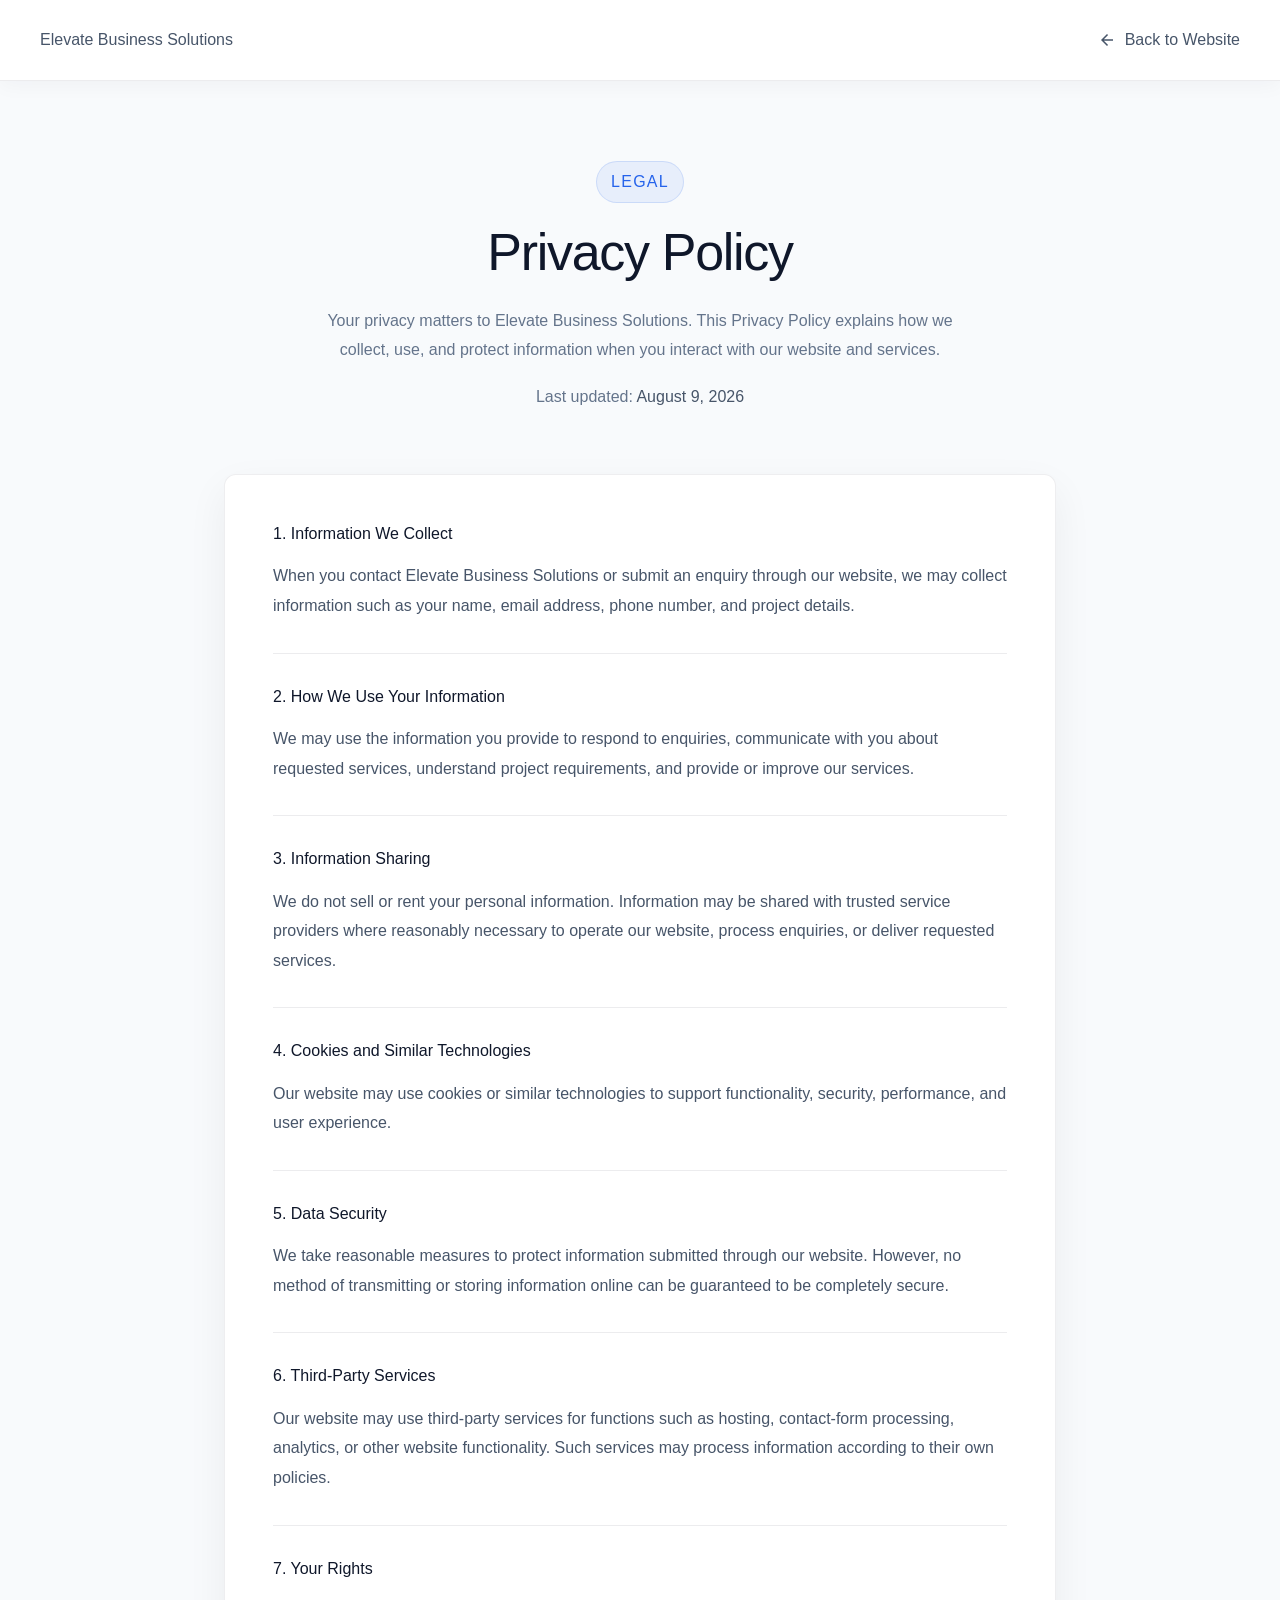
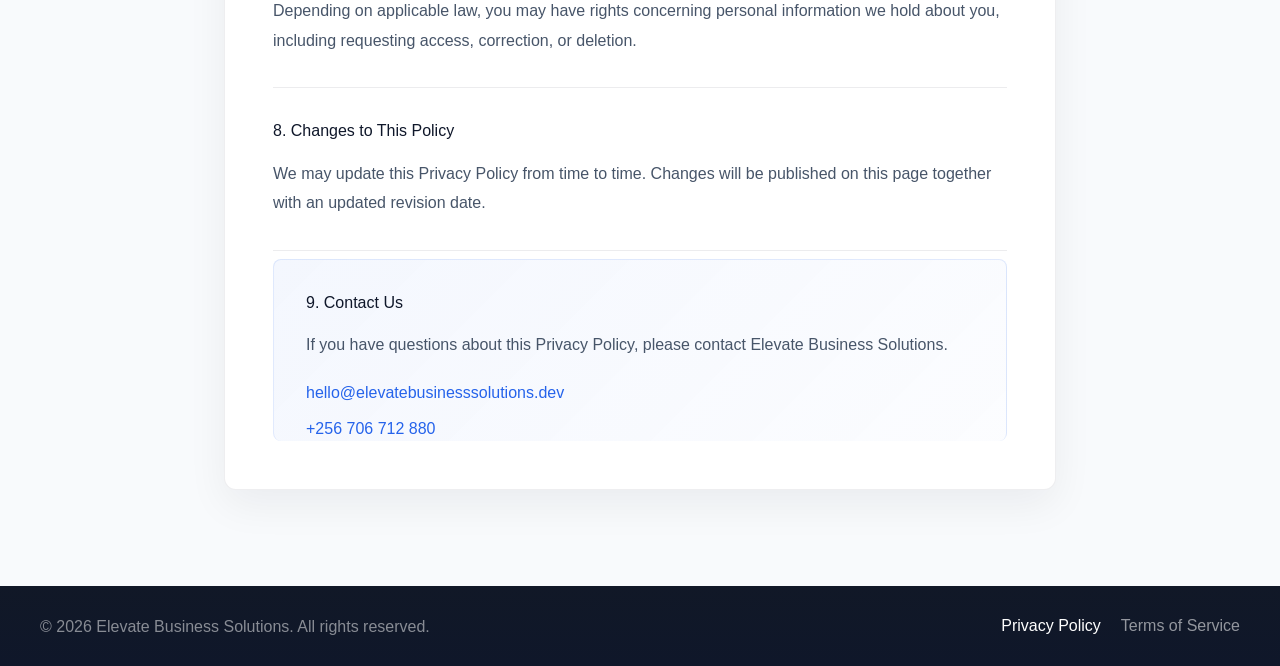
<file: Elevate/privacy-policy.html>
<!doctype html>
<html lang="en">
  <head>
    <!-- =====================================
       DOCUMENT METADATA
  ====================================== -->

    <meta charset="UTF-8" />

    <meta name="viewport" content="width=device-width, initial-scale=1.0" />

    <meta name="theme-color" content="#0f172a" />

    <meta
      name="description"
      content="Read the Privacy Policy of Elevate Business Solutions and learn how we collect, use, and protect information."
    />

    <meta name="robots" content="index, follow" />
    <title>Privacy Policy | Elevate Business Solutions</title>
    <link
      rel="canonical"
      href="https://elevatebusinesssolutions.dev/privacy-policy.html"
    />

    <!-- =====================================
       GLOBAL STYLES
  ====================================== -->

    <link rel="stylesheet" href="css/style.min.css" />

    <link rel="stylesheet" href="css/legal.min.css" />

    <!-- =====================================
       ICONS
  ====================================== -->

    <link rel="preconnect" href="https://fonts.googleapis.com" />

    <link rel="preconnect" href="https://fonts.gstatic.com" crossorigin />

    <link
      href="https://fonts.googleapis.com/css2?family=Material+Symbols+Outlined"
      rel="stylesheet"
    />

    <!-- Favicon -->
    <link rel="icon" href="images/favicon.ico" sizes="any" />

    <link
      rel="icon"
      type="image/png"
      sizes="32x32"
      href="images/favicon-32x32.png"
    />

    <link
      rel="icon"
      type="image/png"
      sizes="16x16"
      href="images/favicon-16x16.png"
    />

    <link
      rel="apple-touch-icon"
      sizes="180x180"
      href="images/apple-touch-icon.png"
    />
  </head>

  <body class="legal-page">
    <!-- =====================================
       SKIP LINK
  ====================================== -->

    <a class="skip-link" href="#main-content"> Skip to main content </a>

    <!-- =====================================
       HEADER
  ====================================== -->

    <header class="legal-page__header">
      <div class="legal-page__header-container">
        <a
          href="index.html"
          class="legal-page__logo"
          aria-label="Elevate Business Solutions — Home"
        >
          Elevate Business Solutions
        </a>

        <a href="index.html" class="legal-page__back-link">
          <span class="material-symbols-outlined" aria-hidden="true">
            arrow_back
          </span>

          <span> Back to Website </span>
        </a>
      </div>
    </header>

    <!-- =====================================
       MAIN
  ====================================== -->

    <main id="main-content" class="legal-page__main">
      <!-- =====================================
         PAGE INTRODUCTION
    ====================================== -->

      <header class="legal-page__intro">
        <p class="legal-page__tag">LEGAL</p>

        <h1 class="legal-page__title">Privacy Policy</h1>

        <p class="legal-page__description">
          Your privacy matters to Elevate Business Solutions. This Privacy
          Policy explains how we collect, use, and protect information when you
          interact with our website and services.
        </p>

        <p class="legal-page__updated">
          Last updated:

          <time datetime="2026-08-09"> August 9, 2026 </time>
        </p>
      </header>

      <!-- =====================================
         POLICY CONTENT
    ====================================== -->

      <article class="legal-page__content">
        <!-- INFORMATION WE COLLECT -->

        <section class="legal-page__section">
          <h2 class="legal-page__heading">1. Information We Collect</h2>

          <p class="legal-page__text">
            When you contact Elevate Business Solutions or submit an enquiry
            through our website, we may collect information such as your name,
            email address, phone number, and project details.
          </p>
        </section>

        <!-- USE OF INFORMATION -->

        <section class="legal-page__section">
          <h2 class="legal-page__heading">2. How We Use Your Information</h2>

          <p class="legal-page__text">
            We may use the information you provide to respond to enquiries,
            communicate with you about requested services, understand project
            requirements, and provide or improve our services.
          </p>
        </section>

        <!-- INFORMATION SHARING -->

        <section class="legal-page__section">
          <h2 class="legal-page__heading">3. Information Sharing</h2>

          <p class="legal-page__text">
            We do not sell or rent your personal information. Information may be
            shared with trusted service providers where reasonably necessary to
            operate our website, process enquiries, or deliver requested
            services.
          </p>
        </section>

        <!-- COOKIES -->

        <section class="legal-page__section">
          <h2 class="legal-page__heading">
            4. Cookies and Similar Technologies
          </h2>

          <p class="legal-page__text">
            Our website may use cookies or similar technologies to support
            functionality, security, performance, and user experience.
          </p>
        </section>

        <!-- SECURITY -->

        <section class="legal-page__section">
          <h2 class="legal-page__heading">5. Data Security</h2>

          <p class="legal-page__text">
            We take reasonable measures to protect information submitted through
            our website. However, no method of transmitting or storing
            information online can be guaranteed to be completely secure.
          </p>
        </section>

        <!-- THIRD PARTY -->

        <section class="legal-page__section">
          <h2 class="legal-page__heading">6. Third-Party Services</h2>

          <p class="legal-page__text">
            Our website may use third-party services for functions such as
            hosting, contact-form processing, analytics, or other website
            functionality. Such services may process information according to
            their own policies.
          </p>
        </section>

        <!-- USER RIGHTS -->

        <section class="legal-page__section">
          <h2 class="legal-page__heading">7. Your Rights</h2>

          <p class="legal-page__text">
            Depending on applicable law, you may have rights concerning personal
            information we hold about you, including requesting access,
            correction, or deletion.
          </p>
        </section>

        <!-- POLICY CHANGES -->

        <section class="legal-page__section">
          <h2 class="legal-page__heading">8. Changes to This Policy</h2>

          <p class="legal-page__text">
            We may update this Privacy Policy from time to time. Changes will be
            published on this page together with an updated revision date.
          </p>
        </section>

        <!-- CONTACT -->

        <section class="legal-page__section legal-page__section--contact">
          <h2 class="legal-page__heading">9. Contact Us</h2>

          <p class="legal-page__text">
            If you have questions about this Privacy Policy, please contact
            Elevate Business Solutions.
          </p>

          <address class="legal-page__contact">
            <a
              href="mailto:hello@elevatebusinesssolutions.dev"
              class="legal-page__contact-link"
            >
              hello@elevatebusinesssolutions.dev
            </a>

            <a href="tel:+256706712880" class="legal-page__contact-link">
              +256 706 712 880
            </a>
          </address>
        </section>
      </article>
    </main>

    <!-- =====================================
       FOOTER
  ====================================== -->

    <footer class="legal-page__footer">
      <div class="legal-page__footer-container">
        <p class="legal-page__copyright">
          &copy;
          <span id="current-year">2026</span>
          Elevate Business Solutions. All rights reserved.
        </p>

        <nav class="legal-page__legal-nav" aria-label="Legal navigation">
          <a href="privacy-policy.html" aria-current="page"> Privacy Policy </a>

          <a href="terms.html"> Terms of Service </a>
        </nav>
      </div>
    </footer>

    <!-- =====================================
       JAVASCRIPT
  ====================================== -->

    <script src="js/main.js" defer></script>
  </body>
</html>
</file>
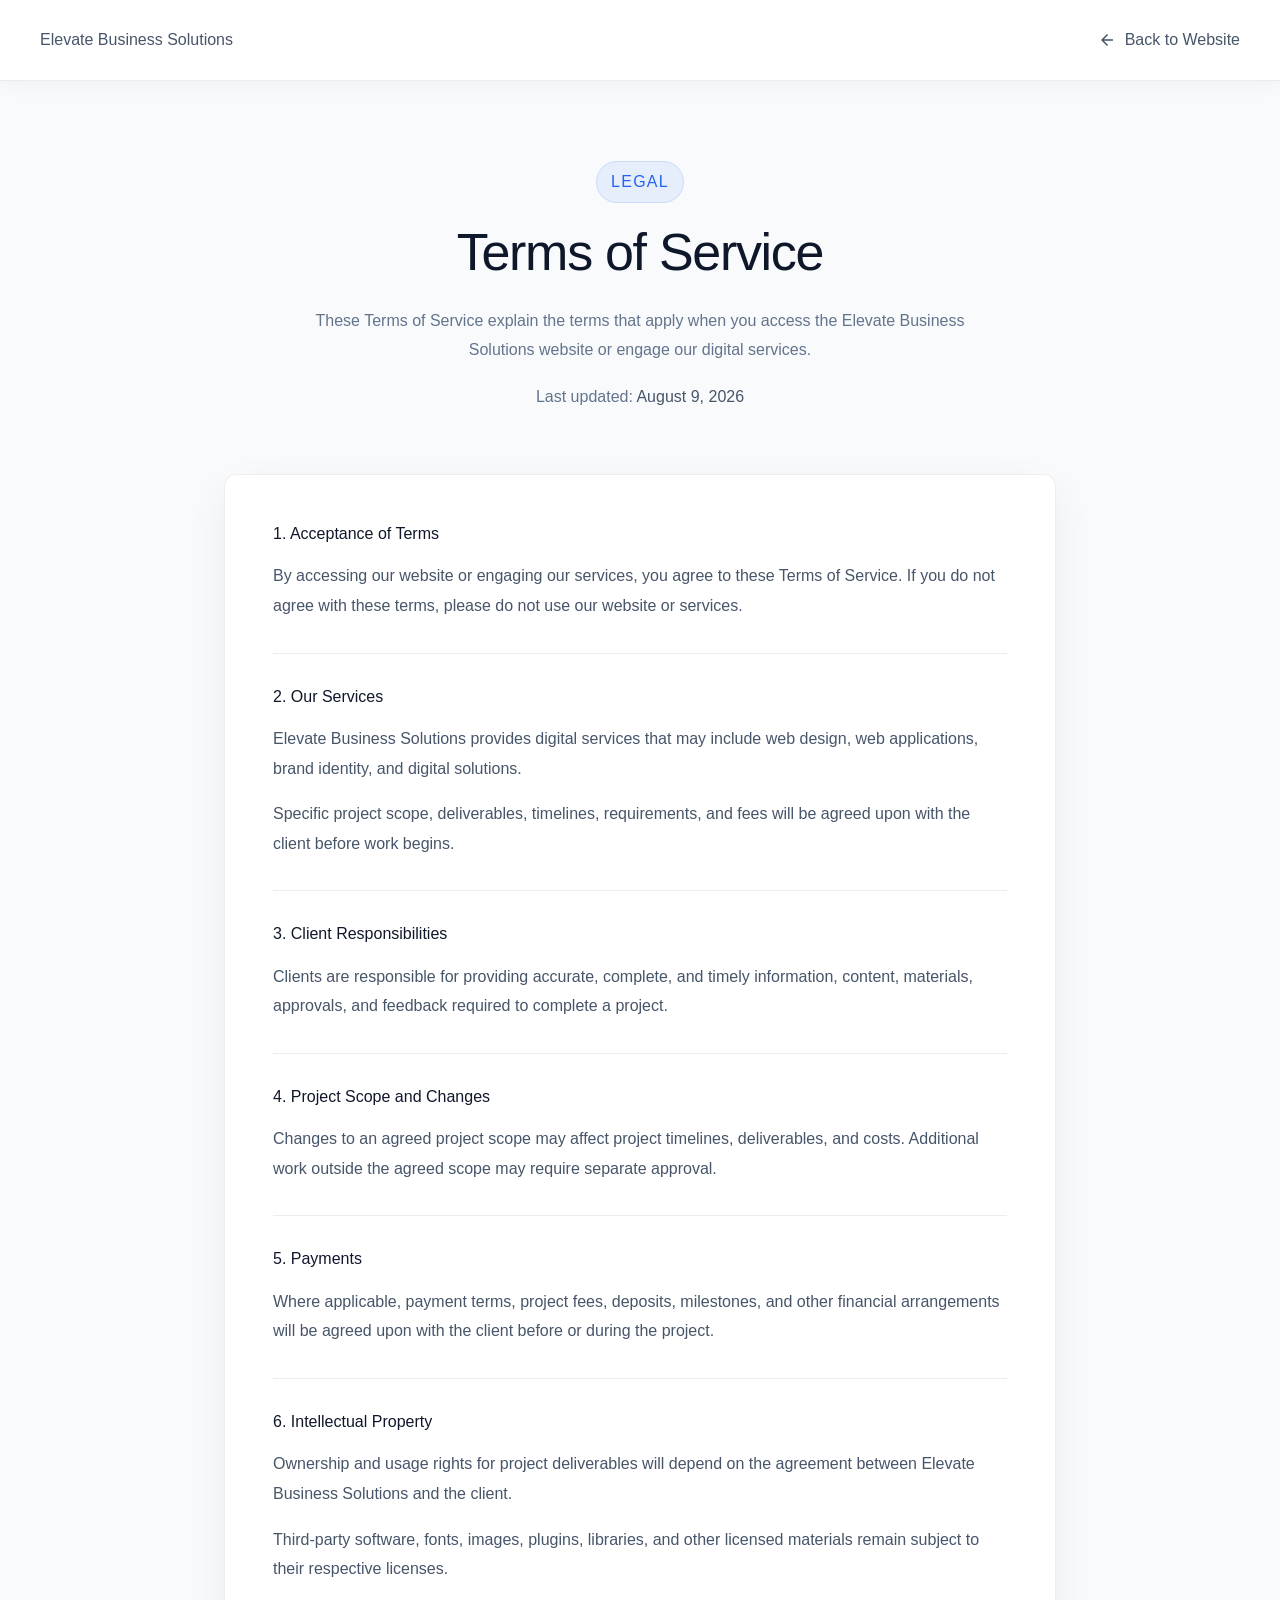
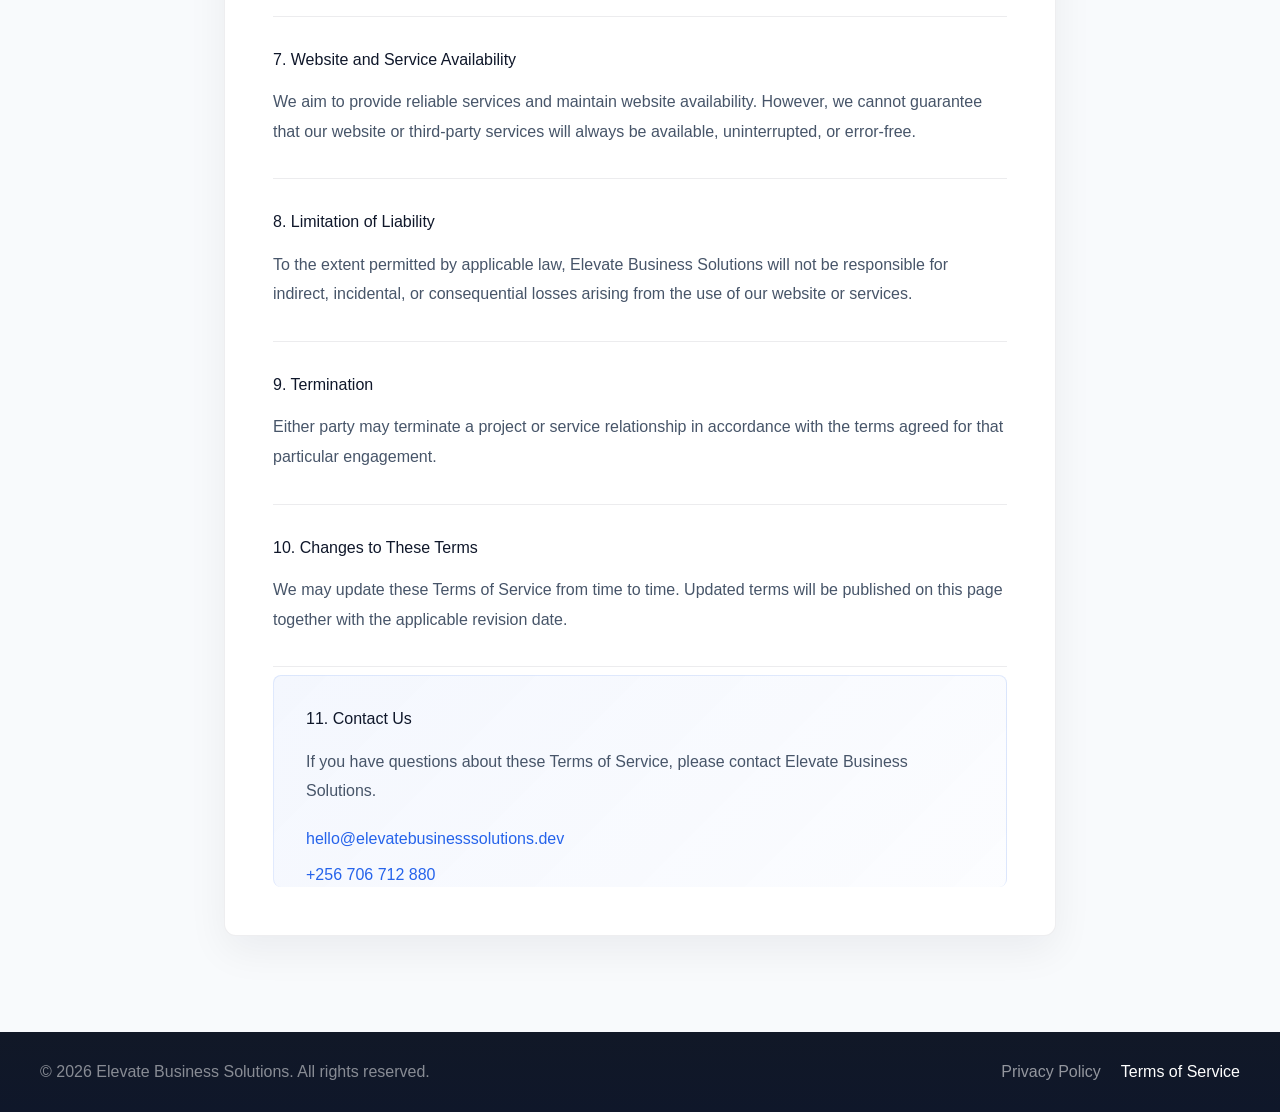
<file: Elevate/terms.html>
<!doctype html>
<html lang="en">
  <head>
    <!-- =====================================
       DOCUMENT METADATA
  ====================================== -->

    <meta charset="UTF-8" />

    <meta name="viewport" content="width=device-width, initial-scale=1.0" />

    <meta name="theme-color" content="#0f172a" />

    <meta
      name="description"
      content="Read the Terms of Service for Elevate Business Solutions and learn about the terms that apply to our website and services."
    />

    <meta name="robots" content="index, follow" />

    <title>Terms of Service | Elevate Business Solutions</title>
    <link
      rel="canonical"
      href="https://elevatebusinesssolutions.dev/terms.html"
    />
    <!-- =====================================
       GLOBAL STYLES
  ====================================== -->

    <link rel="stylesheet" href="css/style.min.css" />

    <link rel="stylesheet" href="css/legal.min.css" />

    <!-- =====================================
       ICONS
  ====================================== -->

    <link rel="preconnect" href="https://fonts.googleapis.com" />

    <link rel="preconnect" href="https://fonts.gstatic.com" crossorigin />

    <link
      href="https://fonts.googleapis.com/css2?family=Material+Symbols+Outlined"
      rel="stylesheet"
    />

    <!-- Favicon -->
    <link rel="icon" href="images/favicon.ico" sizes="any" />

    <link
      rel="icon"
      type="image/png"
      sizes="32x32"
      href="images/favicon-32x32.png"
    />

    <link
      rel="icon"
      type="image/png"
      sizes="16x16"
      href="images/favicon-16x16.png"
    />

    <link
      rel="apple-touch-icon"
      sizes="180x180"
      href="images/apple-touch-icon.png"
    />
  </head>

  <body class="legal-page">
    <!-- =====================================
       SKIP LINK
  ====================================== -->

    <a class="skip-link" href="#main-content"> Skip to main content </a>

    <!-- =====================================
       HEADER
  ====================================== -->

    <header class="legal-page__header">
      <div class="legal-page__header-container">
        <a
          href="index.html"
          class="legal-page__logo"
          aria-label="Elevate Business Solutions — Home"
        >
          Elevate Business Solutions
        </a>

        <a href="index.html" class="legal-page__back-link">
          <span class="material-symbols-outlined" aria-hidden="true">
            arrow_back
          </span>

          <span> Back to Website </span>
        </a>
      </div>
    </header>

    <!-- =====================================
       MAIN
  ====================================== -->

    <main id="main-content" class="legal-page__main">
      <!-- =====================================
         PAGE INTRODUCTION
    ====================================== -->

      <header class="legal-page__intro">
        <p class="legal-page__tag">LEGAL</p>

        <h1 class="legal-page__title">Terms of Service</h1>

        <p class="legal-page__description">
          These Terms of Service explain the terms that apply when you access
          the Elevate Business Solutions website or engage our digital services.
        </p>

        <p class="legal-page__updated">
          Last updated:

          <time datetime="2026-08-09"> August 9, 2026 </time>
        </p>
      </header>

      <!-- =====================================
         TERMS CONTENT
    ====================================== -->

      <article class="legal-page__content">
        <!-- ACCEPTANCE -->

        <section class="legal-page__section">
          <h2 class="legal-page__heading">1. Acceptance of Terms</h2>

          <p class="legal-page__text">
            By accessing our website or engaging our services, you agree to
            these Terms of Service. If you do not agree with these terms, please
            do not use our website or services.
          </p>
        </section>

        <!-- SERVICES -->

        <section class="legal-page__section">
          <h2 class="legal-page__heading">2. Our Services</h2>

          <p class="legal-page__text">
            Elevate Business Solutions provides digital services that may
            include web design, web applications, brand identity, and digital
            solutions.
          </p>

          <p class="legal-page__text">
            Specific project scope, deliverables, timelines, requirements, and
            fees will be agreed upon with the client before work begins.
          </p>
        </section>

        <!-- CLIENT RESPONSIBILITIES -->

        <section class="legal-page__section">
          <h2 class="legal-page__heading">3. Client Responsibilities</h2>

          <p class="legal-page__text">
            Clients are responsible for providing accurate, complete, and timely
            information, content, materials, approvals, and feedback required to
            complete a project.
          </p>
        </section>

        <!-- PROJECT CHANGES -->

        <section class="legal-page__section">
          <h2 class="legal-page__heading">4. Project Scope and Changes</h2>

          <p class="legal-page__text">
            Changes to an agreed project scope may affect project timelines,
            deliverables, and costs. Additional work outside the agreed scope
            may require separate approval.
          </p>
        </section>

        <!-- PAYMENTS -->

        <section class="legal-page__section">
          <h2 class="legal-page__heading">5. Payments</h2>

          <p class="legal-page__text">
            Where applicable, payment terms, project fees, deposits, milestones,
            and other financial arrangements will be agreed upon with the client
            before or during the project.
          </p>
        </section>

        <!-- INTELLECTUAL PROPERTY -->

        <section class="legal-page__section">
          <h2 class="legal-page__heading">6. Intellectual Property</h2>

          <p class="legal-page__text">
            Ownership and usage rights for project deliverables will depend on
            the agreement between Elevate Business Solutions and the client.
          </p>

          <p class="legal-page__text">
            Third-party software, fonts, images, plugins, libraries, and other
            licensed materials remain subject to their respective licenses.
          </p>
        </section>

        <!-- AVAILABILITY -->

        <section class="legal-page__section">
          <h2 class="legal-page__heading">
            7. Website and Service Availability
          </h2>

          <p class="legal-page__text">
            We aim to provide reliable services and maintain website
            availability. However, we cannot guarantee that our website or
            third-party services will always be available, uninterrupted, or
            error-free.
          </p>
        </section>

        <!-- LIABILITY -->

        <section class="legal-page__section">
          <h2 class="legal-page__heading">8. Limitation of Liability</h2>

          <p class="legal-page__text">
            To the extent permitted by applicable law, Elevate Business
            Solutions will not be responsible for indirect, incidental, or
            consequential losses arising from the use of our website or
            services.
          </p>
        </section>

        <!-- TERMINATION -->

        <section class="legal-page__section">
          <h2 class="legal-page__heading">9. Termination</h2>

          <p class="legal-page__text">
            Either party may terminate a project or service relationship in
            accordance with the terms agreed for that particular engagement.
          </p>
        </section>

        <!-- CHANGES -->

        <section class="legal-page__section">
          <h2 class="legal-page__heading">10. Changes to These Terms</h2>

          <p class="legal-page__text">
            We may update these Terms of Service from time to time. Updated
            terms will be published on this page together with the applicable
            revision date.
          </p>
        </section>

        <!-- CONTACT -->

        <section class="legal-page__section legal-page__section--contact">
          <h2 class="legal-page__heading">11. Contact Us</h2>

          <p class="legal-page__text">
            If you have questions about these Terms of Service, please contact
            Elevate Business Solutions.
          </p>

          <address class="legal-page__contact">
            <a
              href="mailto:hello@elevatebusinesssolutions.dev"
              class="legal-page__contact-link"
            >
              hello@elevatebusinesssolutions.dev
            </a>

            <a href="tel:+256706712880" class="legal-page__contact-link">
              +256 706 712 880
            </a>
          </address>
        </section>
      </article>
    </main>

    <!-- =====================================
       FOOTER
  ====================================== -->

    <footer class="legal-page__footer">
      <div class="legal-page__footer-container">
        <p class="legal-page__copyright">
          &copy;
          <span id="current-year">2026</span>
          Elevate Business Solutions. All rights reserved.
        </p>

        <nav class="legal-page__legal-nav" aria-label="Legal navigation">
          <a href="privacy-policy.html"> Privacy Policy </a>

          <a href="terms.html" aria-current="page"> Terms of Service </a>
        </nav>
      </div>
    </footer>

    <!-- =====================================
       JAVASCRIPT
  ====================================== -->

    <script src="js/main.js" defer></script>
  </body>
</html>
</file>
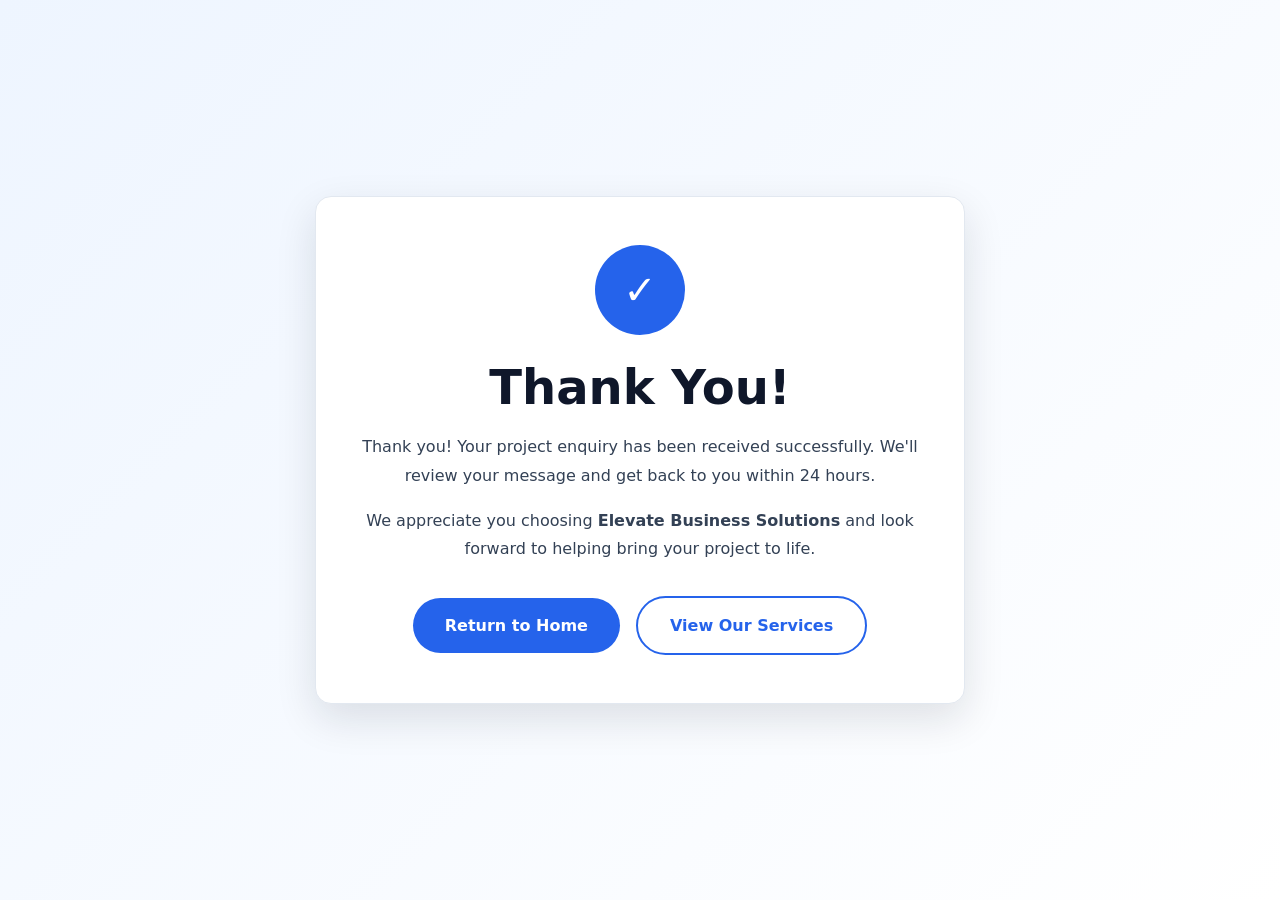
<file: Elevate/thank-you.html>
<!doctype html>
<html lang="en">
  <head>
    <meta charset="UTF-8" />
    <meta name="viewport" content="width=device-width, initial-scale=1.0" />
    <title>Thank You | Elevate Business Solutions</title>

    <meta name="robots" content="noindex, nofollow" />

    <meta
      name="description"
      content="Thank you for contacting Elevate Business Solutions. We've received your enquiry and will get back to you soon."
    />

    <link rel="icon" href="images/favicon.ico" sizes="any" />
    <link rel="icon" href="images/favicon.svg" type="image/svg+xml" />
    <link rel="apple-touch-icon" href="images/apple-touch-icon.png" />
    <link rel="manifest" href="site.webmanifest" />

    <link rel="stylesheet" href="css/style.min.css" />
    <link rel="stylesheet" href="css/thank-you.min.css" />
  </head>

  <body>
    <main class="thank-you">
      <section class="thank-you-card">
        <div class="success-icon" aria-hidden="true">✓</div>

        <h1>Thank You!</h1>

        <p>
          Thank you! Your project enquiry has been received successfully. We'll
          review your message and get back to you within 24 hours.
        </p>

        <p>
          We appreciate you choosing
          <strong>Elevate Business Solutions</strong> and look forward to
          helping bring your project to life.
        </p>

        <div class="thank-you-actions">
          <a href="index.html" class="btn">Return to Home</a>

          <a href="index.html#services" class="btn-secondary">
            View Our Services
          </a>
        </div>
      </section>
    </main>
  </body>
</html>
</file>
<file: Elevate/css/style.min.css>
:root {
  --color-primary: #2563eb;
  --color-primary-dark: #1d4ed8;
  --color-secondary: #38bdf8;
  --color-white: #ffffff;
  --color-background: #f8fafc;
  --color-heading: #0f172a;
  --color-text: #475569;
  --color-border: #e2e8f0;
  --color-surface: #f8fafc;
  --font-family: "Inter", sans-serif;
  --font-size-xs: 0.75rem;
  --font-size-sm: 0.875rem;
  --font-size-base: 1rem;
  --font-size-lg: 1.125rem;
  --font-size-xl: 1.25rem;
  --font-size-2xl: 1.5rem;
  --font-size-3xl: 2rem;
  --font-size-4xl: 3rem;
  --font-light: 300;
  --font-regular: 400;
  --font-medium: 500;
  --font-semibold: 600;
  --font-bold: 700;
  --font-extrabold: 800;
  --container-width: 1200px;
  --container-padding: 1rem;
  --header-height: 5rem;
  --section-padding: 4rem;
  --space-xs: 0.5rem;
  --space-sm: 0.75rem;
  --space-md: 1rem;
  --space-lg: 1.5rem;
  --space-xl: 2rem;
  --space-2xl: 3rem;
  --space-3xl: 4rem;
  --radius-sm: 0.375rem;
  --radius-md: 0.5rem;
  --radius-lg: 0.75rem;
  --radius-xl: 1rem;
  --radius-full: 9999px;
  --border-width: 1px;
  --border-style: solid;
  --shadow-sm: 0 2px 8px rgba(15, 23, 42, 0.08);
  --shadow-md: 0 8px 24px rgba(15, 23, 42, 0.12);
  --shadow-lg: 0 16px 40px rgba(15, 23, 42, 0.16);
  --transition-fast: 0.2s ease-in-out;
  --transition-normal: 0.3s ease-in-out;
  --transition-slow: 0.5s ease-in-out;
  --z-dropdown: 1000;
  --z-sticky: 1020;
  --z-fixed: 1030;
  --z-modal: 1050;
  --z-tooltip: 1070;
}
*,
::after,
::before {
  box-sizing: border-box;
  margin: 0;
  padding: 0;
}
html {
  scroll-behavior: smooth;
}
body {
  min-height: 100vh;
  font-family: var(--font-family);
  font-size: var(--font-size-base);
  font-weight: var(--font-regular);
  line-height: 1.6;
  color: var(--color-text);
  background-color: var(--color-background);
  text-rendering: optimizeLegibility;
  -webkit-font-smoothing: antialiased;
}
img,
picture,
svg {
  display: block;
  max-width: 100%;
}
a {
  color: inherit;
  text-decoration: none;
}
ol,
ul {
  list-style: none;
}
button,
input,
select,
textarea {
  font: inherit;
  border: none;
  outline: 0;
  background: 0 0;
}
button {
  cursor: pointer;
}
body {
  overflow-x: hidden;
}
h1,
h2,
h3,
h4,
h5,
h6 {
  color: var(--color-heading);
  font-weight: var(--font-bold);
  line-height: 1.2;
}
p {
  margin-bottom: var(--space-md);
}
.section {
  padding: var(--section-padding) 0;
}
.container {
  max-width: 75rem;
  margin-inline: auto;
  padding-inline: 1rem;
}
.visually-hidden {
  position: absolute;
  width: 1px;
  height: 1px;
  padding: 0;
  margin: -1px;
  overflow: hidden;
  white-space: nowrap;
  border: 0;
  clip: rect(0, 0, 0, 0);
}
.header {
  position: sticky;
  top: 0;
  z-index: var(--z-sticky);
  width: 100%;
  min-height: var(--header-height);
  background-color: var(--color-white);
  border-bottom: var(--border-width) var(--border-style) var(--color-border);
  box-shadow: var(--shadow-sm);
}
.header__container {
  width: min(100% - (2 * var(--container-padding)), var(--container-width));
  min-height: var(--header-height);
  margin-inline: auto;
  display: flex;
  align-items: center;
  justify-content: space-between;
  gap: var(--space-lg);
}
.header__logo {
  display: flex;
  align-items: center;
  flex-shrink: 0;
}
.header__logo-image {
  display: block;
  width: auto;
  max-height: 3rem;
}
.header__nav {
  display: flex;
  align-items: center;
  margin-left: auto;
}
.header__menu {
  display: flex;
  align-items: center;
  gap: var(--space-xl);
}
.header__item {
  list-style: none;
}
.header__link {
  position: relative;
  display: inline-flex;
  align-items: center;
  font-size: var(--font-size-base);
  font-weight: var(--font-medium);
  color: var(--color-heading);
  transition: color var(--transition-normal);
}
.header__link:focus-visible,
.header__link:hover {
  color: var(--color-primary);
}
.header__link::after {
  content: "";
  position: absolute;
  left: 0;
  bottom: -0.375rem;
  width: 100%;
  height: 2px;
  background-color: var(--color-primary);
  transform: scaleX(0);
  transform-origin: center;
  transition: transform var(--transition-normal);
}
.header__link--active::after,
.header__link:focus-visible::after,
.header__link:hover::after {
  transform: scaleX(1);
}
.header__link--active {
  color: var(--color-primary);
}
.header__button {
  display: inline-flex;
  align-items: center;
  justify-content: center;
  margin-left: auto;
  padding: 0.875rem 1.5rem;
  font-size: var(--font-size-base);
  font-weight: var(--font-semibold);
  color: var(--color-white);
  background-color: var(--color-primary);
  border-radius: var(--radius-full);
  transition:
    background-color var(--transition-normal),
    transform var(--transition-fast),
    box-shadow var(--transition-normal);
}
.header__button:focus-visible,
.header__button:hover {
  background-color: var(--color-primary-dark);
  box-shadow: var(--shadow-md);
  transform: translateY(-2px);
}
.header__button:active {
  transform: translateY(0);
}
.header__toggle {
  display: none;
  align-items: center;
  justify-content: center;
  width: 3rem;
  height: 3rem;
  color: var(--color-heading);
  background-color: transparent;
  border-radius: var(--radius-md);
  transition:
    color var(--transition-normal),
    background-color var(--transition-normal);
}
.header__toggle:focus-visible,
.header__toggle:hover {
  color: var(--color-primary);
  background-color: var(--color-background);
}
.header__toggle .material-symbols-outlined {
  font-size: 2rem;
}
.hero {
  position: relative;
  min-height: calc(100vh - var(--header-height));
  display: flex;
  align-items: center;
  padding-block: var(--section-padding);
  overflow: hidden;
  isolation: isolate;
  background:
    radial-gradient(
      circle at 20% 25%,
      rgba(37, 99, 235, 0.18),
      transparent 40%
    ),
    radial-gradient(
      circle at 80% 35%,
      rgba(20, 184, 166, 0.15),
      transparent 35%
    ),
    linear-gradient(135deg, #071426 0, #0b1730 50%, #0f1d3a 100%);
}
.hero::before {
  content: "";
  position: absolute;
  top: -10rem;
  right: -10rem;
  width: 40rem;
  height: 40rem;
  border-radius: 50%;
  background: rgba(37, 211, 193, 0.18);
  filter: blur(8rem);
  pointer-events: none;
  z-index: -1;
}
.hero::after {
  content: "";
  position: absolute;
  bottom: -12rem;
  left: -10rem;
  width: 30rem;
  height: 30rem;
  border-radius: 50%;
  background: rgba(37, 99, 235, 0.15);
  filter: blur(7rem);
  pointer-events: none;
  z-index: -1;
}
.hero__container {
  display: grid;
  grid-template-columns: repeat(2, minmax(0, 1fr));
  align-items: center;
  gap: var(--space-3xl);
}
.hero__content {
  display: flex;
  flex-direction: column;
  max-width: 38rem;
  align-items: flex-start;
  gap: var(--space-lg);
}
.hero__badge {
  display: inline-flex;
  align-items: center;
  gap: var(--space-sm);
  width: fit-content;
  padding: 0.5rem 1rem;
  color: var(--color-primary);
  font-size: var(--font-size-sm);
  font-weight: var(--font-semibold);
  background-color: rgba(37, 99, 235, 0.12);
  border: 1px solid rgba(37, 99, 235, 0.25);
  border-radius: var(--radius-full);
  -webkit-backdrop-filter: blur(0.5rem);
  backdrop-filter: blur(0.5rem);
}
.hero__title {
  color: var(--color-white);
  font-size: clamp(2.75rem, 5vw, 4.5rem);
  font-weight: var(--font-bold);
  line-height: 1.1;
}
.hero__title-highlight {
  color: var(--color-primary);
}
.hero__description {
  max-width: 38rem;
  color: #cbd5e1;
  font-size: var(--font-size-lg);
  line-height: 1.8;
}
.hero__actions {
  display: flex;
  align-items: center;
  gap: 1rem;
  flex-wrap: wrap;
  margin-top: 2rem;
}
.hero__button {
  display: inline-flex;
  justify-content: center;
  align-items: center;
  min-width: 10rem;
  padding: 0.875rem 1.75rem;
  font: inherit;
  font-weight: var(--font-semibold);
  line-height: 1;
  text-decoration: none;
  white-space: nowrap;
  color: var(--color-white);
  border: 2px solid transparent;
  border-radius: 9999px;
  cursor: pointer;
  transition:
    background-color 0.3s ease,
    color 0.3s ease,
    border-color 0.3s ease,
    transform 0.3s ease,
    box-shadow 0.3s ease;
}
.hero__button--primary {
  background-color: var(--color-primary);
}
.hero__button--primary:focus-visible,
.hero__button--primary:hover {
  background-color: var(--color-primary-dark);
  transform: translateY(-3px);
  box-shadow: 0 12px 24px rgba(37, 99, 235, 0.35);
}
.hero__button--secondary {
  background-color: transparent;
  border-color: rgba(255, 255, 255, 0.25);
}
.hero__button--secondary:focus-visible,
.hero__button--secondary:hover {
  background-color: rgba(255, 255, 255, 0.08);
  border-color: var(--color-primary);
  transform: translateY(-3px);
  box-shadow: 0 12px 24px rgba(0, 0, 0, 0.2);
}
.hero__button:active {
  transform: translateY(0);
}
.hero__button:focus-visible {
  outline: 3px solid rgba(37, 99, 235, 0.35);
  outline-offset: 3px;
}
.hero__button::after {
  content: "→";
  opacity: 0;
  transform: translateX(-0.5rem);
  transition: all 0.3s ease;
}
.hero__button:focus-visible::after,
.hero__button:hover::after {
  opacity: 1;
  transform: translateX(0.25rem);
}
.hero__figure {
  display: flex;
  justify-content: center;
  align-items: center;
  width: 100%;
  aspect-ratio: 4/3;
  margin: 0;
  margin-inline: auto;
}
.hero__image {
  display: block;
  width: 100%;
  height: 100%;
  border-radius: 1rem;
  object-fit: contain;
  filter: drop-shadow(0 2rem 4rem rgba(0, 0, 0, 0.25));
}
.services {
  background-color: var(--color-surface);
  padding-block: 5rem 4rem;
}
.services__header {
  max-width: 46rem;
  margin-inline: auto;
  margin-bottom: 4rem;
  text-align: center;
}
.services__badge {
  display: inline-block;
  margin-bottom: var(--space-sm);
  padding: 0.5rem 1rem;
  color: var(--color-primary);
  background: rgba(37, 99, 235, 0.08);
  border-radius: var(--radius-full);
  font-size: var(--font-size-sm);
  font-weight: var(--font-semibold);
  letter-spacing: 0.08em;
  text-transform: uppercase;
}
.services__title {
  margin-bottom: var(--space-md);
  color: var(--color-heading);
}
.services__description {
  max-width: 40rem;
  margin-inline: auto;
  color: var(--color-text);
  line-height: 1.8;
}
.services__grid {
  display: grid;
  grid-template-columns: repeat(2, minmax(0, 1fr));
  gap: 2rem;
  counter-reset: service;
}
.services__card {
  position: relative;
  display: flex;
  flex-direction: column;
  min-height: 24rem;
  padding: 2.5rem;
  background-color: var(--color-white);
  border: 1px solid var(--color-border);
  border-radius: var(--radius-xl);
  overflow: hidden;
  transition:
    transform 0.3s ease,
    border-color 0.3s ease,
    box-shadow 0.3s ease;
  counter-increment: service;
}
.services__card:hover {
  transform: translateY(-0.5rem);
  border-color: var(--color-primary);
  box-shadow: var(--shadow-lg);
}
.services__card::before {
  content: counter(service, decimal-leading-zero);
  position: absolute;
  top: 1.5rem;
  right: 1.5rem;
  font-size: 4rem;
  font-weight: 700;
  line-height: 1;
  color: rgba(37, 99, 235, 0.08);
  pointer-events: none;
  -webkit-user-select: none;
  user-select: none;
}
.services__figure {
  margin-bottom: 1.5rem;
}
.services__icon {
  display: block;
  width: 5rem;
  height: auto;
  transition: transform 0.3s ease;
}
.services__card:hover .services__icon {
  transform: scale(1.08);
}
.services__card-title {
  margin-bottom: 1rem;
  color: var(--color-heading);
}
.services__card-description {
  flex-grow: 1;
  margin-bottom: 2rem;
  color: var(--color-text);
  line-height: 1.7;
}
.services__link {
  display: inline-flex;
  align-items: center;
  gap: 0.5rem;
  color: var(--color-white);
  border-radius: 9999px;
  font-weight: var(--font-semibold);
  padding: 0.75rem 1.5rem;
  text-decoration: none;
  background: var(--color-primary);
  transition:
    gap 0.3s ease,
    color 0.3s ease;
}
.services__link:focus-visible,
.services__link:hover {
  gap: var(--space-md);
  color: var(--color-white);
  background-color: var(--color-primary-dark);
  transform: translateY(-2px);
  box-shadow: var(--shadow-md);
}
.services__link:focus-visible::after,
.services__link:hover::after {
  transform: translateX(0.25rem);
}
.services-details {
  background: linear-gradient(180deg, #fff 0, #f8fafc 100%);
  border-top: 1px solid var(--color-border);
  overflow: hidden;
  padding-block-start: 4rem;
}
.services-details__header {
  max-width: 46rem;
  margin-inline: auto;
  margin-bottom: var(--space-20);
  text-align: center;
}
.services-details__tag {
  display: inline-block;
  margin-bottom: var(--space-sm);
  padding: 0.5rem 1rem;
  color: var(--color-primary);
  background-color: rgba(37, 99, 235, 0.08);
  font-size: var(--font-size-sm);
  font-weight: var(--font-semibold);
  letter-spacing: 0.08em;
  text-transform: uppercase;
  border-radius: var(--radius-full);
}
.services-details__heading {
  margin-bottom: var(--space-md);
  color: var(--color-heading);
  font-size: clamp(2rem, 5vw, 3rem);
  line-height: 1.2;
}
.services-details__intro {
  color: var(--color-text);
  font-size: var(--font-size-lg);
  line-height: 1.8;
}
.services-details__item {
  display: grid;
  grid-template-columns: minmax(0, 1fr) minmax(0, 1fr);
  align-items: center;
  gap: clamp(3rem, 6vw, 5rem);
  padding-block: var(--space-4xl);
  opacity: 0;
  transform: translateY(3rem);
  transition:
    opacity 0.8s ease,
    transform 0.8s ease;
}
.services-details__item:not(:last-child) {
  border-bottom: 1px solid var(--color-border);
}
.services-details__item.is-visible {
  opacity: 1;
  transform: translateY(0);
}
.services-details__item--reverse .services-details__figure {
  grid-column: 2;
  grid-row: 1;
}
.services-details__item--reverse .services-details__content {
  grid-column: 1;
  grid-row: 1;
}
.services-details__content {
  display: flex;
  flex-direction: column;
  justify-content: center;
}
.services-details__content-header {
  margin-bottom: var(--space-md);
}
.services-details__figure {
  position: relative;
  margin: 0;
  overflow: hidden;
  border-radius: var(--radius-xl);
  background-color: var(--color-white);
  box-shadow: var(--shadow-lg);
}
.services-details__image {
  display: block;
  width: 100%;
  height: auto;
  aspect-ratio: 4/3;
  object-fit: contain;
  transition:
    transform 0.4s ease,
    filter 0.4s ease;
}
.services-details__figure:hover .services-details__image {
  transform: scale(1.04);
}
.services-details__title {
  position: relative;
  display: inline-block;
  margin-bottom: var(--space-md);
  padding-bottom: var(--space-sm);
  color: var(--color-heading);
  font-size: var(--font-size-2xl);
  font-weight: var(--font-bold);
  line-height: 1.2;
}
.services-details__title::after {
  content: "";
  position: absolute;
  bottom: 0;
  left: 0;
  width: 3rem;
  height: 0.25rem;
  background-color: var(--color-primary);
  border-radius: var(--radius-full);
}
.services-details__description {
  margin-bottom: var(--space-lg);
  color: var(--color-text);
  line-height: 1.8;
}
.services-details__list {
  display: grid;
  gap: var(--space-sm);
  margin: 0;
  padding: 0;
  list-style: none;
}
.services-details__list-item {
  display: flex;
  align-items: center;
  gap: var(--space-sm);
  color: var(--color-text);
  font-weight: var(--font-medium);
}
.services-details__list-item::before {
  content: "";
  flex-shrink: 0;
  width: 0.65rem;
  height: 0.65rem;
  border-radius: 50%;
  background-color: var(--color-primary);
}
.services-details__footer {
  margin-top: var(--space-xl);
}
.services-details__button {
  display: inline-flex;
  align-items: center;
  justify-content: center;
  gap: var(--space-sm);
  min-width: 11rem;
  padding: 0.875rem 1.75rem;
  color: var(--color-white);
  background-color: var(--color-primary);
  font-size: var(--font-size-base);
  font-weight: var(--font-semibold);
  text-decoration: none;
  border-radius: var(--radius-full);
  transition:
    background-color 0.3s ease,
    transform 0.3s ease,
    box-shadow 0.3s ease;
}
.services-details__button::after {
  content: "→";
  transition: transform 0.3s ease;
}
.services-details__button:focus-visible,
.services-details__button:hover {
  background-color: var(--color-primary-dark);
  transform: translateY(-0.2rem);
  box-shadow: var(--shadow-lg);
}
.services-details__button:focus-visible::after,
.services-details__button:hover::after {
  transform: translateX(0.35rem);
}
@media (prefers-reduced-motion: reduce) {
  .services-details__button,
  .services-details__image,
  .services-details__item {
    transition: none;
    transform: none;
    opacity: 1;
  }
}
.portfolio {
  padding-block: 4rem 5rem;
  background: linear-gradient(180deg, #f8fafc 0, #fff 100%);
  border-top: 1px solid var(--color-border);
  overflow: hidden;
}
.portfolio__header {
  max-width: 46rem;
  margin-inline: auto;
  margin-bottom: var(--space-4xl);
  text-align: center;
}
.portfolio__tag {
  display: inline-block;
  margin-bottom: var(--space-sm);
  padding: 0.5rem 1rem;
  color: var(--color-primary);
  background: rgba(37, 99, 235, 0.08);
  border-radius: var(--radius-full);
  font-size: var(--font-size-sm);
  font-weight: var(--font-semibold);
  letter-spacing: 0.08em;
  text-transform: uppercase;
}
.portfolio__heading {
  margin-bottom: var(--space-md);
  color: var(--color-heading);
  font-size: clamp(2rem, 5vw, 3rem);
  line-height: 1.2;
}
.portfolio__intro {
  color: var(--color-text);
  font-size: var(--font-size-lg);
  text-align: center;
  line-height: 1.8;
}
.portfolio__project {
  max-width: 70rem;
  margin-inline: auto;
  background: var(--color-white);
  border: 1px solid var(--color-border);
  border-radius: var(--radius-xl);
  overflow: hidden;
  box-shadow: var(--shadow-lg);
}
.portfolio__figure {
  position: relative;
  margin: 0;
  overflow: hidden;
  background: var(--color-white);
  border-bottom: 1px solid var(--color-border);
}
.portfolio__image {
  display: block;
  width: 100%;
  height: auto;
  object-fit: cover;
  transition:
    transform 0.5s ease,
    filter 0.5s ease;
}
.portfolio__project:hover .portfolio__image {
  transform: scale(1.02);
}
.portfolio__figure::after {
  content: "";
  position: absolute;
  inset: 0;
  background: linear-gradient(
    to bottom,
    rgba(255, 255, 255, 0),
    rgba(10, 31, 68, 0.04)
  );
  pointer-events: none;
}
.portfolio__content {
  display: flex;
  flex-direction: column;
  padding: clamp(2rem, 4vw, 3rem);
  text-align: center;
}
.portfolio__content-header {
  margin-bottom: var(--space-md);
}
.portfolio__category {
  margin-bottom: var(--space-sm);
  color: var(--color-primary);
  font-size: var(--font-size-sm);
  font-weight: var(--font-semibold);
  letter-spacing: 0.08em;
  text-transform: uppercase;
}
.portfolio__title {
  margin: 0;
  color: var(--color-heading);
  font-size: clamp(2rem, 5vw, 2.75rem);
  line-height: 1.2;
}
.portfolio__description {
  max-width: 44rem;
  margin-inline: auto;
  margin-bottom: var(--space-xl);
  color: var(--color-text);
  line-height: 1.8;
}
.portfolio__technologies {
  display: flex;
  flex-direction: column;
  align-items: center;
  width: fit-content;
  gap: 1rem;
  padding: 0;
  margin: 0 auto var(--space-xl);
  overflow: hidden;
  max-width: 100%;
}
.portfolio__subtitle {
  margin: 0;
  display: inline-block;
  color: var(--color-primary);
  padding-bottom: 0.5rem;
  margin-bottom: 1rem;
  font-size: var(--font-size-sm);
  font-weight: var(--font-bold);
  letter-spacing: 0.08em;
  position: relative;
  text-transform: uppercase;
}
.portfolio__subtitle::after {
  content: "";
  position: absolute;
  left: 50%;
  bottom: 0;
  width: 3rem;
  height: 0.2rem;
  background-color: var(--color-primary);
  border-radius: var(--radius-full);
  transform: translateX(-50%);
}
.portfolio__list {
  display: flex;
  flex-wrap: wrap;
  justify-content: center;
  gap: 0.75rem;
  align-items: center;
  margin: 0 auto;
  width: fit-content;
  padding: 0;
  max-width: 100%;
  list-style: none;
}
.portfolio__list-item {
  display: inline-flex;
  align-items: center;
  justify-content: center;
  padding: 0.65rem 1rem;
  border: 1px solid var(--color-border);
  border-radius: var(--radius-full);
  background-color: #f8fafc;
  color: var(--color-heading);
  font-size: var(--font-size-sm);
  font-weight: var(--font-medium);
  transition:
    background-color 0.3s ease,
    color 0.3s ease,
    border-color 0.3s ease,
    transform 0.3s ease;
}
.portfolio__list-item:hover {
  background-color: var(--color-primary);
  border-color: var(--color-primary);
  color: var(--color-white);
  transform: translateY(-2px);
}
.portfolio__footer {
  display: flex;
  flex-wrap: wrap;
  justify-content: center;
  gap: 1rem;
  width: 100%;
}
.portfolio__button {
  display: inline-flex;
  align-items: center;
  justify-content: center;
  min-width: 12rem;
  padding: 0.9rem 1.8rem;
  border-radius: var(--radius-full);
  font-size: var(--font-size-base);
  font-weight: var(--font-semibold);
  text-decoration: none;
  transition:
    background-color 0.3s ease,
    color 0.3s ease,
    border-color 0.3s ease,
    transform 0.3s ease,
    box-shadow 0.3s ease;
}
.portfolio__button--primary {
  color: var(--color-white);
  background-color: var(--color-primary);
}
.portfolio__button--primary:focus-visible,
.portfolio__button--primary:hover {
  background-color: var(--color-primary-dark);
  transform: translateY(-3px);
  box-shadow: var(--shadow-lg);
}
.portfolio__button--secondary {
  color: var(--color-primary);
  background: 0 0;
  border: 2px solid var(--color-primary);
}
.portfolio__button--secondary:focus-visible,
.portfolio__button--secondary:hover {
  color: var(--color-white);
  background: var(--color-primary);
  transform: translateY(-3px);
}
.about {
  padding-block: var(--section-padding);
  background: linear-gradient(180deg, #fff 0, #f8fafc 100%);
  border-top: 1px solid var(--color-border);
  overflow: hidden;
}
.about__header {
  max-width: 46rem;
  margin-inline: auto;
  margin-bottom: var(--space-3xl);
  text-align: center;
}
.about__tag {
  display: inline-block;
  margin-bottom: var(--space-sm);
  padding: 0.5rem 1rem;
  color: var(--color-primary);
  background: rgba(37, 99, 235, 0.08);
  border-radius: var(--radius-full);
  font-size: var(--font-size-sm);
  font-weight: var(--font-semibold);
  letter-spacing: 0.08em;
  text-transform: uppercase;
}
.about__heading {
  margin-bottom: var(--space-md);
  color: var(--color-heading);
  font-size: clamp(2rem, 5vw, 3rem);
  line-height: 1.2;
}
.about__intro {
  max-width: 42rem;
  margin-inline: auto;
  color: var(--color-text);
  font-size: var(--font-size-lg);
  line-height: 1.8;
}
.about__wrapper {
  display: grid;
  grid-template-columns: repeat(2, minmax(0, 1fr));
  align-items: stretch;
  gap: clamp(3rem, 5vw, 5rem);
}
.about__media {
  display: flex;
  flex-direction: column;
  align-self: start;
  gap: var(--space-lg);
}
.about__figure {
  position: relative;
  isolation: isolate;
  margin: 0;
  overflow: visible;
  border-radius: var(--radius-xl);
  background: var(--color-white);
  box-shadow: var(--shadow-lg);
}
.about__figure::before {
  content: "";
  position: absolute;
  top: 0.75rem;
  left: 0.75rem;
  right: -0.75rem;
  bottom: -0.75rem;
  border: 2px solid rgba(37, 99, 235, 0.15);
  border-radius: inherit;
  z-index: -1;
}
.about__image {
  display: block;
  width: 100%;
  height: auto;
  aspect-ratio: 4/5;
  object-fit: cover;
  transition:
    transform 0.5s ease,
    filter 0.5s ease;
}
.about__figure:hover .about__image {
  transform: scale(1.04);
}
.about__figure::after {
  content: "";
  position: absolute;
  inset: 0;
  background: linear-gradient(
    to bottom,
    rgba(255, 255, 255, 0),
    rgba(15, 23, 42, 0.05)
  );
  pointer-events: none;
}
.about__content {
  display: flex;
  flex-direction: column;
  align-self: start;
}
.about__company {
  margin-bottom: (--space-2xl);
}
.about__content-header {
  margin-bottom: var(--space-lg);
}
.about__eyebrow {
  display: inline-block;
  margin-bottom: var(--space-sm);
  color: var(--color-primary);
  font-size: var(--font-size-sm);
  font-weight: var(--font-semibold);
  letter-spacing: 0.08em;
  text-transform: uppercase;
}
.about__title {
  margin: 0;
  color: var(--color-heading);
  font-size: clamp(1.75rem, 4vw, 2.5rem);
  line-height: 1.2;
}
.about__description {
  color: var(--color-text);
  line-height: 1.8;
}
.about__description:not(:last-child) {
  margin-bottom: var(--space-md);
}
.about__belief {
  margin-bottom: var(--space-2xl);
  padding: var(--space-xl);
  background: linear-gradient(
    135deg,
    rgba(37, 99, 235, 0.04),
    rgba(37, 99, 235, 0.08)
  );
  border-left: 0.25rem solid var(--color-primary);
  border-radius: var(--radius-lg);
}
.about__subtitle {
  display: inline-block;
  margin: 0 0 1rem;
  color: var(--color-primary);
  font-size: var(--font-size-sm);
  font-weight: var(--font-bold);
  letter-spacing: 0.08em;
  text-transform: uppercase;
  position: relative;
}
.about__subtitle::after {
  content: "";
  position: absolute;
  left: 0;
  bottom: -0.5rem;
  width: 3rem;
  height: 0.2rem;
  border-radius: var(--radius-full);
  background: var(--color-primary);
}
.about__text {
  margin: 0;
  color: var(--color-text);
  line-height: 1.8;
}
.about__stats {
  display: flex;
  flex-direction: column;
  margin-bottom: var(--space-xl);
  flex: 1;
}
.about__stats-list {
  display: grid;
  grid-template-columns: repeat(2, minmax(0.1fr));
  gap: var(--space-lg);
  flex: 1;
  margin: 0;
  padding: 0;
  list-style: none;
}
.about__stat {
  display: flex;
  min-height: 0;
  flex-direction: column;
  justify-content: center;
  align-items: center;
  padding: var(--space-xl);
  text-align: center;
  background: var(--color-white);
  border: 1px solid var(--color-border);
  border-radius: var(--radius-lg);
  box-shadow: var(--shadow-sm);
  transition:
    transform 0.3s ease,
    box-shadow 0.3s ease,
    border-color 0.3s ease;
}
.about__stat:hover {
  transform: translateY(-0.35rem);
  border-color: var(--color-primary);
  box-shadow: var(--shadow-md);
}
.about__stat-number {
  display: block;
  margin-bottom: var(--space-xs);
  color: var(--color-primary);
  font-size: clamp(1.75rem, 4vw, 2.5rem);
  font-weight: var(--font-bold);
  line-height: 1;
}
.about__stat-label {
  color: var(--color-text);
  font-size: var(--font-size-sm);
  font-weight: var(--font-medium);
  line-height: 1.5;
}
.about__footer {
  margin-top: auto;
  display: flex;
  justify-content: flex-start;
}
.about__button {
  display: inline-flex;
  align-items: center;
  justify-content: center;
  gap: var(--space-sm);
  min-width: 15rem;
  padding: 0.9rem 1.8rem;
  border-radius: var(--radius-full);
  background-color: var(--color-primary);
  color: var(--color-white);
  font-size: var(--font-size-base);
  font-weight: var(--font-semibold);
  text-decoration: none;
  transition:
    background-color 0.3s ease,
    transform 0.3s ease,
    box-shadow 0.3s ease,
    gap 0.3s ease;
}
.about__button::after {
  content: "→";
  transition: transform 0.3s ease;
}
.about__button:focus-visible,
.about__button:hover {
  background-color: var(--color-primary-dark);
  transform: translateY(-3px);
  box-shadow: var(--shadow-lg);
  gap: 0.9rem;
}
.about__button:focus-visible::after,
.about__button:hover::after {
  transform: translateX(0.35rem);
}
.about__button:active {
  transform: translateY(0);
}
.process {
  padding-block: var(--section-padding);
  background: linear-gradient(180deg, #fff 0, #f8fafc 100%);
  overflow: hidden;
}
.process__header {
  max-width: 48rem;
  margin-inline: auto;
  margin-bottom: var(--space-3xl);
  text-align: center;
}
.process__tag {
  display: inline-block;
  margin-bottom: var(--space-sm);
  padding: 0.5rem 1rem;
  border-radius: var(--radius-full);
  background: rgba(37, 99, 235, 0.08);
  color: var(--color-primary);
  font-size: var(--font-size-sm);
  font-weight: var(--font-semibold);
  letter-spacing: 0.08em;
  text-transform: uppercase;
}
.process__heading {
  margin-bottom: var(--space-md);
  color: var(--color-heading);
  font-size: clamp(2rem, 5vw, 3rem);
  line-height: 1.2;
}
.process__intro {
  margin-bottom: var(--space-lg);
  color: var(--color-text);
  font-size: var(--font-size-lg);
  line-height: 1.8;
}
.process__promise {
  max-width: 38rem;
  margin-inline: auto;
  color: var(--color-primary);
  font-weight: var(--font-semibold);
  line-height: 1.7;
}
.process__list {
  position: relative;
  display: grid;
  grid-template-columns: repeat(4, minmax(0, 1fr));
  gap: var(--space-xl);
  margin: 0;
  padding: 0;
  list-style: none;
  counter-reset: process;
}
.process__list::before {
  content: "";
  position: absolute;
  top: 5rem;
  left: 8%;
  right: 8%;
  height: 0.125rem;
  background: rgba(37, 99, 235, 0.12);
  z-index: 0;
}
.process__item {
  position: relative;
  counter-increment: process;
  z-index: 1;
}
.process__card {
  position: relative;
  display: flex;
  flex-direction: column;
  justify-content: flex-start;
  height: 100%;
  padding: 2.5rem 2rem 2rem;
  background: var(--color-white);
  border: 1px solid var(--color-border);
  border-radius: var(--radius-xl);
  box-shadow: var(--shadow-sm);
  overflow: hidden;
  transition:
    transform 0.35s ease,
    box-shadow 0.35s ease,
    border-color 0.35s ease;
}
.process__card::before {
  content: counter(process, decimal-leading-zero);
  position: absolute;
  top: 3rem;
  left: 50%;
  transform: translate(-50%, -50%);
  font-size: clamp(5rem, 8vw, 7rem);
  font-weight: 800;
  line-height: 1;
  color: var(--color-primary);
  opacity: 0.9;
  pointer-events: none;
  -webkit-user-select: none;
  user-select: none;
  z-index: 1;
  transition:
    opacity 0.35s ease,
    transform 0.35s ease;
}
.process__card-header,
.process__description {
  position: relative;
  z-index: 2;
}
.process__card:hover::before {
  opacity: 0.5;
  transform: translate(-50%, -50%) scale(1.05);
}
.process__card-header {
  margin-top: 4rem;
  margin-bottom: var(--space-md);
}
.process__title {
  margin: 0;
  color: var(--color-heading);
  font-size: var(--font-size-xl);
  font-weight: var(--font-bold);
  line-height: 1.3;
  transition: color 0.3s ease;
}
.process__description {
  margin: 0;
  color: var(--color-text);
  line-height: 1.8;
}
.process__card:focus-within,
.process__card:hover {
  transform: translateY(-0.5rem);
  border-color: var(--color-primary);
  box-shadow: var(--shadow-lg);
}
.process__card:focus-within::before,
.process__card:hover::before {
  color: rgb(37 99 235 / 15%);
  opacity: 0.5;
  transform: translate(-50%, -50%) scale(1.05);
}
.process__card:focus-within .process__title,
.process__card:hover .process__title {
  color: var(--color-primary);
}
.process__footer {
  max-width: 48rem;
  margin: var(--space-3xl) auto 0;
  text-align: center;
}
.process__closing {
  margin: 0 0 var(--space-xl);
  color: var(--color-text);
  font-size: var(--font-size-lg);
  line-height: 1.8;
}
.process__button {
  display: inline-flex;
  align-items: center;
  justify-content: center;
  gap: var(--space-sm);
  min-width: 15rem;
  padding: 0.9rem 1.8rem;
  border-radius: var(--radius-full);
  background: var(--color-primary);
  color: var(--color-white);
  font-size: var(--font-size-base);
  font-weight: var(--font-semibold);
  text-decoration: none;
  transition:
    transform 0.3s ease,
    background-color 0.3s ease,
    box-shadow 0.3s ease,
    gap 0.3s ease;
}
.process__button::after {
  content: "→";
  transition: transform 0.3s ease;
}
.process__button:focus-visible,
.process__button:hover {
  background: var(--color-primary-dark);
  transform: translateY(-3px);
  box-shadow: var(--shadow-lg);
  gap: 0.9rem;
}
.process__button:focus-visible::after,
.process__button:hover::after {
  transform: translateX(0.35rem);
}
.process__button:active {
  transform: translateY(0);
}
.why {
  padding-block: var(--section-padding);
  background: linear-gradient(180deg, #f8fafc 0, #f1f5f9 100%);
  border-top: 1px solid var(--color-border);
  overflow: hidden;
}
.why__header {
  max-width: 46rem;
  margin-inline: auto;
  margin-bottom: var(--space-3xl);
  text-align: center;
}
.why__tag {
  display: inline-block;
  margin-bottom: var(--space-sm);
  padding: 0.5rem 1rem;
  color: var(--color-primary);
  background: rgb(37 99 235 / 8%);
  border-radius: var(--radius-full);
  font-size: var(--font-size-sm);
  font-weight: var(--font-semibold);
  letter-spacing: 0.08em;
  text-transform: uppercase;
}
.why__heading {
  margin-bottom: var(--space-md);
  color: var(--color-heading);
  font-size: clamp(2rem, 5vw, 3rem);
  line-height: 1.2;
}
.why__intro {
  max-width: 42rem;
  margin-inline: auto;
  margin-bottom: var(--space-lg);
  color: var(--color-text);
  font-size: var(--font-size-lg);
  line-height: 1.8;
}
.why__promise {
  max-width: 38rem;
  margin-inline: auto;
  color: var(--color-primary);
  font-size: var(--font-size-base);
  font-weight: var(--font-semibold);
  line-height: 1.7;
}
.why__grid {
  display: grid;
  grid-template-columns: repeat(2, minmax(0, 1fr));
  gap: clamp(2rem, 3vw, 2.5rem);
}
.why__card {
  position: relative;
  display: flex;
  flex-direction: column;
  align-items: center;
  padding: 4.5rem 2rem 2rem;
  text-align: center;
  background: var(--color-white);
  border: 1px solid var(--color-border);
  border-radius: var(--radius-xl);
  box-shadow: var(--shadow-sm);
  transition:
    transform 0.35s ease,
    box-shadow 0.35s ease,
    border-color 0.35s ease;
}
.why__card:focus-within,
.why__card:hover {
  transform: translateY(-0.5rem);
  border-color: var(--color-primary);
  box-shadow: var(--shadow-lg);
}
.why__card-header {
  display: flex;
  flex-direction: column;
  align-items: center;
  margin-bottom: var(--space-lg);
}
.why__icon-wrapper {
  position: absolute;
  top: 0;
  left: 50%;
  display: flex;
  align-items: center;
  justify-content: center;
  width: 4.5rem;
  height: 4.5rem;
  background: var(--color-white);
  border: 2px solid rgba(37, 99, 235, 0.12);
  border-radius: 50%;
  box-shadow: var(--shadow-md);
  transform: translate(-50%, -50%);
  transition:
    transform 0.35s ease,
    background-color 0.35s ease,
    border-color 0.35s ease,
    box-shadow 0.35s ease;
}
.why__icon {
  color: var(--color-primary);
  font-size: 2rem;
  line-height: 1;
  transition:
    transform 0.35s ease,
    color 0.35s ease;
}
.why__card:focus-within .why__icon-wrapper,
.why__card:hover .why__icon-wrapper {
  border-color: var(--color-primary);
  box-shadow: var(--shadow-lg);
  transform: translate(-50%, -50%) scale(1.08);
}
.why__card:focus-within .why__icon,
.why__card:hover .why__icon {
  transform: rotate(6deg);
}
.why__title {
  margin: 0 0 var(--space-md);
  color: var(--color-heading);
  font-size: clamp(1.25rem, 2vw, 1.5rem);
  font-weight: var(--font-bold);
  line-height: 1.3;
  transition: color 0.35s ease;
}
.why__description {
  margin: 0;
  color: var(--color-text);
  font-size: var(--font-size-base);
  line-height: 1.8;
}
.why__card:focus-within .why__title,
.why__card:hover .why__title {
  color: var(--color-primary);
}
.why__footer {
  display: flex;
  flex-direction: column;
  align-items: center;
  justify-content: center;
  margin-top: var(--space-3xl);
  text-align: center;
}
.why__closing {
  max-width: 42rem;
  margin-bottom: var(--space-xl);
  color: var(--color-text);
  font-size: var(--font-size-lg);
  line-height: 1.8;
}
.why__button {
  display: inline-flex;
  align-items: center;
  justify-content: center;
  gap: var(--space-sm);
  min-width: 15rem;
  padding: 0.9rem 1.8rem;
  border-radius: var(--radius-full);
  background: var(--color-primary);
  color: var(--color-white);
  font-size: var(--font-size-base);
  font-weight: var(--font-semibold);
  text-decoration: none;
  transition:
    background-color 0.35s ease,
    transform 0.35s ease,
    box-shadow 0.35s ease,
    gap 0.35s ease;
}
.why__button::after {
  content: "→";
  transition: transform 0.35s ease;
}
.why__button:focus-visible,
.why__button:hover {
  background: var(--color-primary-dark);
  transform: translateY(-0.25rem);
  box-shadow: var(--shadow-lg);
  gap: 0.9rem;
}
.why__button:focus-visible::after,
.why__button:hover::after {
  transform: translateX(0.35rem);
}
.why__button:active {
  transform: translateY(0);
}
.faq {
  padding-block: var(--section-padding);
  background: var(--color-white);
  border-top: 1px solid var(--color-border);
  overflow: hidden;
}
.faq__header {
  max-width: 48rem;
  margin-inline: auto;
  margin-bottom: var(--space-3xl);
  text-align: center;
}
.faq__tag {
  display: inline-block;
  margin-bottom: var(--space-sm);
  padding: 0.5rem 1rem;
  color: var(--color-primary);
  background: rgba(37, 99, 235, 0.08);
  border-radius: var(--radius-full);
  font-size: var(--font-size-sm);
  font-weight: var(--font-semibold);
  letter-spacing: 0.08em;
  text-transform: uppercase;
}
.faq__heading {
  margin-bottom: var(--space-md);
  color: var(--color-heading);
  font-size: clamp(2rem, 5vw, 3rem);
  line-height: 1.2;
}
.faq__intro {
  max-width: 42rem;
  margin-inline: auto;
  color: var(--color-text);
  font-size: var(--font-size-lg);
  line-height: 1.8;
}
.faq__list {
  max-width: 52rem;
  margin: 0 auto;
  padding: 0;
  list-style: none;
}
.faq__item:not(:last-child) {
  margin-bottom: 1.25rem;
}
.faq__card {
  position: relative;
  background: var(--color-white);
  border: 1px solid var(--color-border);
  border-radius: var(--radius-xl);
  overflow: hidden;
  box-shadow: var(--shadow-sm);
  transition:
    transform 0.3s ease,
    box-shadow 0.3s ease,
    border-color 0.3s ease;
}
.faq__card::before {
  content: "";
  position: absolute;
  top: 1rem;
  bottom: 1rem;
  left: 0;
  width: 0.3rem;
  border-radius: 0 var(--radius-full) var(--radius-full) 0;
  background: var(--color-primary);
}
.faq__card:hover {
  transform: translateY(-2px);
  border-color: rgba(37, 99, 235, 0.25);
  box-shadow: var(--shadow-md);
}
.faq__item--active .faq__card {
  border-color: var(--color-primary);
  box-shadow: var(--shadow-lg);
}
.faq__button {
  display: flex;
  justify-content: space-between;
  align-items: center;
  gap: var(--space-lg);
  width: 100%;
  padding: 1.5rem 1.75rem;
  background: 0 0;
  border: 0;
  color: inherit;
  font: inherit;
  text-align: left;
  cursor: pointer;
  transition:
    color 0.3s ease,
    background-color 0.3s ease;
}
.faq__button:hover {
  background: rgba(37, 99, 235, 0.03);
}
.faq__button:focus-visible {
  outline: 2px solid var(--color-primary);
  outline-offset: -2px;
}
.faq__question {
  margin: 0;
}
.faq__question-text {
  flex: 1;
  color: var(--color-heading);
  font-size: var(--font-size-lg);
  font-weight: var(--font-semibold);
  line-height: 1.5;
  transition: color 0.3s ease;
}
.faq__button:hover .faq__question {
  color: var(--color-primary);
}
.faq__icon {
  flex-shrink: 0;
  display: inline-flex;
  align-items: center;
  justify-content: center;
  width: 2.5rem;
  height: 2.5rem;
  border-radius: 50%;
  background: rgba(37, 99, 235, 0.08);
  color: var(--color-primary);
  font-size: 1.5rem;
  transition:
    transform 0.3s ease,
    background-color 0.3s ease,
    color 0.3s ease;
}
.faq__item--active .faq__question-text {
  color: var(--color-primary);
}
.faq__item--active .faq__icon {
  transform: rotate(45deg);
  background: var(--color-primary);
  color: var(--color-white);
}
.faq__answer {
  overflow: hidden;
}
.faq__content {
  padding: 0 1.75rem 1.75rem;
}
.faq__text {
  margin: 0;
  color: var(--color-text);
  font-size: var(--font-size-base);
  line-height: 1.8;
}
.faq__answer[hidden] {
  display: none;
}
.faq__footer {
  max-width: 46rem;
  margin: var(--space-3xl) auto 0;
  text-align: center;
}
.faq__closing {
  color: var(--color-text);
  font-size: var(--font-size-base);
  line-height: 1.8;
}
.cta {
  position: relative;
  max-width: min(calc(100% - 2rem)), var(--container-width);
  margin: var(--section-padding) auto;
  padding-block: clamp(4rem, 8vw, 6rem);
  padding-inline: clamp(1.5rem, 5vw, 3rem);
  background: linear-gradient(135deg, #0f172a 0, #1d4ed8 50%, #2563eb 100%);
  border: 1px solid rgba(255, 255, 255, 0.08);
  border-radius: var(--radius-xl);
  box-shadow: 0 25px 70px rgba(15, 23, 42, 0.18);
  overflow: hidden;
  isolation: isolate;
}
.cta::after,
.cta::before {
  content: "";
  position: absolute;
  width: 20rem;
  height: 20rem;
  border-radius: 50%;
  pointer-events: none;
  filter: blur(5rem);
  opacity: 0.2;
}
.cta::before {
  top: -8rem;
  left: -8rem;
  background: var(--color-primary);
}
.cta::after {
  right: -8rem;
  bottom: -10rem;
  background: rgba(255, 255, 255, 0.14);
}
.cta__content {
  position: relative;
  z-index: 1;
  max-width: 48rem;
  margin-inline: auto;
  text-align: center;
}
.cta__header {
  margin: 0;
}
.cta__tag {
  display: inline-block;
  margin: 0 0 var(--space-sm);
  color: rgba(116, 110, 110, 0.967);
  font-size: var(--font-size-sm);
  font-weight: var(--font-bold);
  letter-spacing: 0.12em;
  line-height: 1.4;
  text-transform: uppercase;
}
.cta__heading {
  margin: 0 0 var(--space-lg);
  color: var(--color-white);
  font-size: clamp(2rem, 5vw, 3.25rem);
  line-height: 1.15;
}
.cta__intro {
  max-width: 42rem;
  margin: 0 auto;
  color: rgba(255, 255, 255, 0.84);
  font-size: var(--font-size-lg);
  line-height: 1.8;
}
.cta__message {
  max-width: 40rem;
  margin: var(--space-lg) auto 0;
  color: rgba(255, 255, 255, 0.72);
  font-size: var(--font-size-base);
  line-height: 1.8;
}
.cta__actions {
  display: flex;
  align-items: center;
  justify-content: center;
  flex-wrap: wrap;
  gap: var(--space-md);
  margin-top: var(--space-2xl);
}
.cta__button {
  display: inline-flex;
  align-items: center;
  justify-content: center;
  min-width: 13rem;
  padding: 0.9rem 1.75rem;
  border-radius: var(--radius-full);
  font-size: var(--font-size-base);
  font-weight: var(--font-semibold);
  line-height: 1.4;
  text-decoration: none;
  transition:
    transform 0.3s ease,
    background-color 0.3s ease,
    border-color 0.3s ease,
    box-shadow 0.3s ease,
    color 0.3s ease;
}
.cta__button--primary {
  background: var(--color-white);
  color: var(--color-primary);
  border: 1px solid var(--color-white);
  box-shadow: 0 12px 30px rgba(15, 23, 42, 0.2);
}
.cta__button--primary:focus-visible,
.cta__button--primary:hover {
  transform: translateY(-3px);
  background: var(--color-primary-light);
  color: var(--color-white);
  border-color: var(--color-primary-light);
  box-shadow: 0 16px 35px rgba(15, 23, 42, 0.28);
}
.cta__button--secondary {
  background: rgba(255, 255, 255, 0.1);
  color: var(--color-white);
  border: 1px solid rgba(255, 255, 255, 0.35);
  -webkit-backdrop-filter: blur(10px);
  backdrop-filter: blur(10px);
}
.cta__button--secondary:focus-visible,
.cta__button--secondary:hover {
  transform: translateY(-3px);
  background: rgba(255, 255, 255, 0.18);
  border-color: rgba(255, 255, 255, 0.7);
  box-shadow: 0 12px 30px rgba(15, 23, 42, 0.18);
}
.cta__button-icon {
  transition: transform 0.3s ease;
}
.cta__button:focus-visible .cta__button-icon,
.cta__button:hover .cta__button-icon {
  transform: translateX(0.3rem);
}
.cta__button:focus-visible {
  outline: 2px solid var(--color-white);
  outline-offset: 4px;
}
.cta__button:active {
  transform: translateY(0);
}
.contact {
  position: relative;
  overflow: hidden;
  background: var(--color-white);
}
.contact__header {
  max-width: 48rem;
  margin-inline: auto;
  margin-bottom: var(--space-3xl);
  text-align: center;
}
.contact__tag {
  display: inline-block;
  margin-bottom: var(--space-sm);
  padding: 0.5rem 1rem;
  color: var(--color-primary);
  background: rgba(37, 99, 235, 0.08);
  border-radius: var(--radius-full);
  font-size: var(--font-size-sm);
  font-weight: var(--font-semibold);
  letter-spacing: 0.08em;
  text-transform: uppercase;
}
.contact__heading {
  margin: 0 0 var(--space-lg);
  color: var(--color-heading);
  font-size: clamp(2rem, 4vw, 3rem);
  line-height: 1.15;
}
.contact__intro {
  max-width: 42rem;
  margin-inline: auto;
  color: var(--color-muted);
  font-size: var(--font-size-lg);
  line-height: 1.8;
}
.contact__content {
  display: grid;
  grid-template-columns: minmax(0, 0.85fr) minmax(0, 1.15fr);
  gap: clamp(2rem, 5vw, 4rem);
  align-items: stretch;
}
.contact__information {
  position: relative;
  padding: clamp(2rem, 4vw, 3rem);
  background: var(--color-surface);
  border: 1px solid var(--color-border);
  border-radius: var(--radius-xl);
  overflow: hidden;
  isolation: isolate;
}
.contact__information::before {
  content: "";
  position: absolute;
  top: -7rem;
  left: -7rem;
  width: 18rem;
  height: 18rem;
  border-radius: 50%;
  background: rgba(37, 99, 235, 0.08);
  filter: blur(4rem);
  pointer-events: none;
  z-index: -1;
}
.contact__information-header {
  margin-bottom: var(--space-2xl);
}
.contact__information-heading {
  margin: 0 0 var(--space-sm);
  color: var(--color-heading);
  font-size: var(--font-size-xl);
  line-height: 1.3;
}
.contact__information-intro {
  margin: 0;
  color: var(--color-muted);
  font-size: var(--font-size-base);
  line-height: 1.7;
}
.contact__address {
  margin: 0;
}
.contact__list {
  display: grid;
  gap: 2.5rem;
  margin: 0;
  padding: 0;
  list-style: none;
}
.contact__item {
  display: flex;
  align-items: flex-start;
  gap: 1rem;
  transition: 0.2s ease;
}
.contact__item:hover {
  transform: translateX(6px);
}
.contact__icon {
  display: inline-flex;
  align-items: center;
  justify-content: center;
  flex: 0 0 2.75rem;
  width: 2.75rem;
  height: 2.75rem;
  color: var(--color-primary);
  background: rgba(37, 99, 235, 0.1);
  border: 1px solid rgba(37, 99, 235, 0.12);
  border-radius: 50%;
  font-size: 1.3rem;
  transition:
    background-color 0.25s ease,
    color 0.25s ease,
    transform 0.25s ease;
}
.contact__item:hover .contact__icon {
  color: var(--color-white);
  background: var(--color-primary);
  transform: scale(1.05);
}
.contact__details {
  display: flex;
  flex-direction: column;
  gap: 0.25rem;
  min-width: 0;
}
.contact__label {
  color: var(--color-heading);
  font-size: var(--font-size-sm);
  font-weight: var(--font-semibold);
  line-height: 1.4;
}
.contact__link,
.contact__text {
  color: var(--color-muted);
  font-size: var(--font-size-base);
  line-height: 1.6;
  text-decoration: none;
  overflow-wrap: anywhere;
}
.contact__link {
  transition:
    color 0.25s ease,
    transform 0.25s ease;
}
.contact__link:hover {
  color: var(--color-primary);
}
.contact__form-wrapper {
  padding: clamp(2rem, 4vw, 3rem);
  background: var(--color-white);
  border: 1px solid var(--color-border);
  border-radius: var(--radius-xl);
  box-shadow: 0 20px 55px rgba(15, 23, 42, 0.06);
}
.contact__form-header {
  margin-bottom: var(--space-2xl);
}
.contact__form-heading {
  margin: 0 0 var(--space-sm);
  color: var(--color-heading);
  font-size: var(--font-size-xl);
  line-height: 1.3;
}
.contact__form-intro {
  margin: 0;
  color: var(--color-muted);
  font-size: var(--font-size-base);
  line-height: 1.7;
}
.contact__fieldset {
  min-width: 0;
  margin: 0;
  padding: 0;
  border: 0;
}
.contact__legend {
  position: absolute;
  width: 1px;
  height: 1px;
  padding: 0;
  margin: -1px;
  overflow: hidden;
  clip: rect(0, 0, 0, 0);
  white-space: nowrap;
  border: 0;
}
.contact__field {
  display: flex;
  flex-direction: column;
  gap: 0.5rem;
  margin-bottom: 1.25rem;
}
.contact__field .contact__label {
  color: var(--color-heading);
  font-size: var(--font-size-sm);
  font-weight: var(--font-semibold);
  line-height: 1.4;
}
.contact__input,
.contact__select,
.contact__textarea {
  width: 100%;
  box-sizing: border-box;
  color: var(--color-heading);
  background: var(--color-white);
  border: 1px solid var(--color-border);
  border-radius: var(--radius-md);
  font: inherit;
  transition:
    border-color 0.25s ease,
    box-shadow 0.25s ease,
    background-color 0.25s ease;
}
.contact__input,
.contact__select {
  min-height: 3.25rem;
  padding: 0.75rem 1rem;
}
.contact__textarea {
  min-height: 9rem;
  padding: 0.85rem 1rem;
  resize: vertical;
  line-height: 1.6;
}
.contact__input::placeholder,
.contact__textarea::placeholder {
  color: var(--color-muted);
  opacity: 0.7;
}
.contact__select {
  cursor: pointer;
}
.contact__error {
  display: block;
  margin: 0.45rem 0 0;
  color: #dc2626;
  font-size: var(--fs-300);
  font-weight: var(--fw-600);
  line-height: 1.5;
}
.contact__error[hidden] {
  display: none;
}
.contact__input--error,
.contact__select--error,
.contact__textarea--error {
  border-color: #dc2626 !important;
  box-shadow: 0 0 0 3px rgba(220, 38, 38, 0.08);
}
.contact__input--error:focus,
.contact__select--error:focus,
.contact__textarea--error:focus {
  outline: 0;
  border-color: #dc2626 !important;
  box-shadow: 0 0 0 3px rgba(220, 38, 38, 0.12);
}
.contact__input:focus-visible,
.contact__select:focus-visible,
.contact__textarea:focus-visible {
  outline: 3px solid rgba(37, 99, 235, 0.18);
  outline-offset: 2px;
}
.contact__input:focus,
.contact__select:focus,
.contact__textarea:focus {
  outline: 0;
  border-color: var(--color-primary);
  box-shadow: 0 0 0 3px rgba(37, 99, 235, 0.12);
  background: var(--color-white);
}
.contact__actions {
  margin-top: var(--space-lg);
}
.contact__button {
  display: inline-flex;
  align-items: center;
  justify-content: center;
  gap: 0.65rem;
  width: 100%;
  min-height: 3.25rem;
  padding: 0.85rem 1.5rem;
  color: var(--color-white);
  background: var(--color-primary);
  border: 1px solid var(--color-primary);
  border-radius: 999px;
  font: inherit;
  font-weight: var(--font-semibold);
  line-height: 1.4;
  cursor: pointer;
  transition:
    transform 0.25s ease,
    background-color 0.25s ease,
    box-shadow 0.25s ease;
}
.contact__button:hover {
  transform: translateY(-2px);
  background: var(--color-primary-dark);
  border-color: var(--color-primary-dark);
  box-shadow: 0 12px 25px rgba(37, 99, 235, 0.2);
}
.contact__button-icon {
  display: inline-block;
  transition: transform 0.25s ease;
}
.contact__button:hover .contact__button-icon {
  transform: translateX(0.3rem);
}
.contact__button:focus-visible {
  outline: 2px solid var(--color-primary);
  outline-offset: 4px;
}
@media (prefers-reduced-motion: reduce) {
  .contact__button,
  .contact__button-icon,
  .contact__input,
  .contact__link,
  .contact__select,
  .contact__textarea {
    transition: none;
  }
}
.footer {
  position: relative;
  padding: 5.5rem 0 1.5rem;
  overflow: hidden;
  background: linear-gradient(180deg, #0b1426 0, #081222 55%, #050d1a 100%);
  color: rgba(255, 255, 255, 0.75);
}
.footer::after {
  content: "";
  position: absolute;
  top: 0;
  left: 0;
  width: 100%;
  height: 2px;
  background: linear-gradient(
    90deg,
    transparent 0,
    var(--color-primary) 35%,
    #60a5fa 50%,
    var(--color-primary) 65%,
    transparent 100%
  );
  opacity: 0.9;
}
.footer::before {
  content: "";
  position: absolute;
  width: 22rem;
  height: 22rem;
  top: -12rem;
  left: -10rem;
  border-radius: 50%;
  background: var(--color-primary);
  filter: blur(100px);
  opacity: 0.14;
  pointer-events: none;
}
.footer__container {
  position: relative;
  z-index: 1;
  width: min(calc(100% - 3rem), var(--container-width));
  margin-inline: auto;
}
.footer__main {
  display: grid;
  grid-template-columns: 1.7fr 1fr 1fr 1.35fr;
  gap: 3.5rem;
  padding-bottom: 4.5rem;
}
.footer__brand {
  max-width: 27rem;
}
.footer__logo {
  display: inline-block;
  margin-bottom: 1.75rem;
  color: var(--color-white);
  text-decoration: none;
  font-size: 1.35rem;
  font-weight: var(--fw-700);
  letter-spacing: 0.02em;
  transition:
    color var(--transition),
    transform var(--transition);
}
.footer__logo:hover {
  color: var(--color-primary-light);
  transform: translateY(-2px);
}
.footer__heading {
  margin: 0 0 1.25rem;
  color: var(--color-white);
  font-size: var(--fs-500);
  font-weight: var(--fw-700);
  line-height: 1.4;
}
.footer__description {
  width: 100%;
  max-width: 100%;
  margin: 0;
  color: rgba(255, 255, 255, 0.62);
  font-size: var(--font-size-base);
  line-height: 1.85;
  overflow-wrap: break-word;
}
.footer__title {
  position: relative;
  display: inline-block;
  margin: 0 0 2rem;
  color: var(--color-white);
  font-size: var(--fs-500);
  font-weight: var(--fw-700);
  line-height: 1.4;
}
.footer__title::after {
  content: "";
  display: block;
  width: 3.5rem;
  height: 2px;
  margin-top: 0.8rem;
  border-radius: 999px;
  background: linear-gradient(90deg, var(--color-primary), #60a5fa);
}
.footer__list {
  display: grid;
  gap: 1rem;
  margin: 0;
  padding: 0;
  list-style: none;
}
.footer__link {
  position: relative;
  display: inline-flex;
  align-items: center;
  gap: 0.65rem;
  color: rgba(255, 255, 255, 0.68);
  font-size: var(--fs-400);
  line-height: 1.5;
  text-decoration: none;
  transition:
    color var(--transition),
    transform var(--transition);
}
.footer__link::before {
  content: "›";
  color: var(--color-primary);
  font-size: 1.4rem;
  line-height: 1;
  transform: translateX(0);
  transition:
    transform var(--transition),
    color var(--transition);
}
.footer__link:hover {
  color: var(--color-white);
  transform: translateX(0.25rem);
}
.footer__link:hover::before {
  color: #60a5fa;
  transform: translateX(0.15rem);
}
.footer__address {
  display: grid;
  gap: 1rem;
  margin: 0;
  font-style: normal;
}
.footer__contact-link,
.footer__contact-text {
  display: flex;
  align-items: center;
  gap: 0.9rem;
  color: rgba(255, 255, 255, 0.72);
  font-size: var(--fs-400);
  line-height: 1.6;
  text-decoration: none;
}
.footer__contact-link .material-symbols-outlined,
.footer__contact-text .material-symbols-outlined {
  display: inline-flex;
  align-items: center;
  justify-content: center;
  width: 2.75rem;
  height: 2.75rem;
  flex: 0 0 2.75rem;
  color: var(--color-primary);
  border: 1px solid rgba(37, 99, 235, 0.55);
  border-radius: 50%;
  font-size: 1.25rem;
  transition:
    color var(--transition),
    background var(--transition),
    border-color var(--transition),
    transform var(--transition);
}
.contact__honeypot {
  position: absolute;
  width: 1px;
  height: 1px;
  padding: 0;
  margin: -1px;
  overflow: hidden;
  clip: rect(0, 0, 0, 0);
  white-space: nowrap;
  border: 0;
}
.footer__contact-link:hover {
  color: var(--color-white);
}
.footer__contact-link:hover .material-symbols-outlined {
  color: var(--color-white);
  background: var(--color-primary);
  border-color: var(--color-primary);
  transform: translateY(-2px);
}
.footer__social {
  display: flex;
  align-items: center;
  gap: 0.8rem;
  margin-top: 2rem;
}
.footer__social-link {
  display: inline-flex;
  align-items: center;
  justify-content: center;
  width: 3rem;
  height: 3rem;
  padding: 0;
  border: 1px solid rgba(59, 130, 246, 0.65);
  border-radius: 50%;
  background: rgba(255, 255, 255, 0.025);
  color: rgba(255, 255, 255, 0.85);
  text-decoration: none;
  transition:
    color var(--transition),
    background var(--transition),
    border-color var(--transition),
    transform var(--transition),
    box-shadow var(--transition);
}
.footer__social-link:hover {
  color: var(--color-white);
  background: rgba(37, 99, 235, 0.18);
  border-color: var(--color-primary);
  transform: translateY(-4px);
  box-shadow: 0 8px 24px rgba(37, 99, 235, 0.18);
}
.footer__main {
  border-bottom: 1px solid rgba(255, 255, 255, 0.09);
}
.footer__bottom {
  position: relative;
  display: grid;
  grid-template-columns: 1fr auto 1fr;
  align-items: center;
  gap: 2rem;
  padding: 1.75rem 0 0.75rem;
}
.footer__copyright {
  margin: 0;
  color: rgba(255, 255, 255, 0.52);
  font-size: var(--fs-300);
  line-height: 1.6;
}
.footer__credit {
  margin: 0;
  color: rgba(255, 255, 255, 0.45);
  font-size: var(--fs-300);
  line-height: 1.5;
  text-align: right;
}
.footer__credit-link {
  color: var(--color-primary);
  font-weight: var(--fw-600);
  text-decoration: none;
  transition:
    color var(--transition),
    text-shadow var(--transition);
}
.footer__credit-link:hover {
  color: var(--color-primary-light);
  text-shadow: 0 0 12px rgba(37, 99, 235, 0.35);
}
.footer__credit strong {
  color: var(--color-primary);
  font-weight: var(--fw-600);
  transition: color var(--transition);
}
.footer__credit strong:hover {
  color: #60a5fa;
}
.footer__legal {
  display: flex;
  align-items: center;
  justify-content: flex-end;
  gap: 0.75rem;
}
.footer__legal-link {
  color: rgba(255, 255, 255, 0.52);
  font-size: var(--fs-300);
  line-height: 1.6;
  text-decoration: none;
  transition: color var(--transition);
}
.footer__legal-link:hover {
  color: var(--color-white);
}
.footer__legal-separator {
  color: var(--color-primary);
  -webkit-user-select: none;
  user-select: none;
}
.footer__social-title {
  position: relative;
  display: inline-block;
  margin: 2rem 0 1rem;
  color: var(--color-white);
  font-size: var(--fs-400);
  font-weight: var(--fw-700);
  line-height: 1.4;
}
.footer__social-title::after {
  content: "";
  display: block;
  width: 3rem;
  height: 2px;
  margin-top: 0.65rem;
  border-radius: 999px;
  background: linear-gradient(90deg, var(--color-primary), #60a5fa);
}
.footer a:focus-visible,
.footer button:focus-visible {
  outline: 2px solid #60a5fa;
  outline-offset: 4px;
  border-radius: 4px;
}
.whatsapp-float {
  position: fixed;
  right: 1rem;
  bottom: 6rem;
  display: flex;
  align-items: center;
  justify-content: center;
  width: 3.75rem;
  height: 3.75rem;
  background-color: #25d366;
  color: var(--color-white);
  border-radius: 50%;
  box-shadow: var(--shadow-lg);
  opacity: 1;
  transition:
    transform var(--transition),
    box-shadow var(--transition),
    background-color var(--transition);
  z-index: 999;
}
.whatsapp-float:focus-visible,
.whatsapp-float:hover {
  transform: translateY(-4px) scale(1.05);
  background-color: #20ba5a;
  box-shadow:
    0 20px 40px rgba(37, 211, 102, 0.35),
    0 10px 20px rgba(15, 23, 42, 0.15);
}
.whatsapp-float svg {
  font-size: 2rem;
  width: 2.5rem;
  height: 2.5rem;
  fill: currentColor;
}
.back-to-top {
  position: fixed;
  right: 1.5rem;
  bottom: 1.5rem;
  width: 3.75rem;
  height: 3.75rem;
  display: flex;
  align-items: center;
  justify-content: center;
  border-radius: 50%;
  background: linear-gradient(
    135deg,
    var(--color-primary),
    var(--color-primary-dark)
  );
  color: var(--color-white);
  text-decoration: none;
  opacity: 0;
  visibility: hidden;
  pointer-events: none;
  transform: translateY(1rem);
  z-index: 999;
  box-shadow:
    0 10px 25px rgba(37, 99, 235, 0.3),
    0 4px 10px rgba(0, 0, 0, 0.15);
  transition:
    opacity 0.3s ease,
    visibility 0.3s ease,
    transform 0.3s ease,
    box-shadow 0.3s ease;
}
.back-to-top.show {
  opacity: 1;
  visibility: visible;
  pointer-events: auto;
  transform: translateY(0);
}
.back-to-top .material-symbols-outlined {
  font-size: 1.8rem;
  transition: transform 0.3s ease;
}
.back-to-top:focus-visible,
.back-to-top:hover {
  transform: translateY(-0.35rem) scale(1.05);
  box-shadow:
    0 16px 35px rgba(37, 99, 235, 0.4),
    0 8px 18px rgba(0, 0, 0, 0.2);
}
.back-to-top:hover .material-symbols-outlined {
  transform: translateY(-2px);
}
.back-to-top:focus-visible {
  outline: 3px solid rgba(37, 99, 235, 0.35);
  outline-offset: 4px;
}
.error-page {
  min-height: 100vh;
  display: flex;
  flex-direction: column;
  text-align: center;
  justify-content: center;
  align-items: center;
  padding: 2rem;
}
.error-page h1 {
  font-size: clamp(4rem, 12vw, 7rem);
  color: var(--color-primary);
  margin-bottom: 1rem;
}
.error-page h2 {
  margin-bottom: 1rem;
}
.error-page p {
  max-width: 38rem;
  margin: 0 auto 2rem;
}
.error-actions {
  display: flex;
  justify-content: center;
  gap: 1rem;
  flex-wrap: wrap;
}
.error-header {
  display: flex;
  justify-content: center;
  padding-top: 2.5rem;
  padding-bottom: 1rem;
}
.error-header .logo img {
  display: block;
  width: 180px;
  height: auto;
}
.error-actions a {
  display: inline-flex;
  align-items: center;
  justify-content: center;
  min-height: 3rem;
  padding: 0.8rem 1.5rem;
  border-radius: 999px;
  font-size: var(--fs-400);
  font-weight: var(--fw-600);
  line-height: 1.2;
  text-decoration: none;
  transition:
    background-color var(--transition),
    color var(--transition),
    border-color var(--transition),
    transform var(--transition),
    box-shadow var(--transition);
}
.button-primary {
  background: var(--color-primary);
  color: var(--color-white);
  border: 1px solid var(--color-primary);
  box-shadow: 0 8px 20px rgba(37, 99, 235, 0.2);
}
.button-primary:focus-visible,
.button-primary:hover {
  background: var(--color-primary-dark);
  border-color: var(--color-primary-dark);
  color: var(--color-white);
  transform: translateY(-2px);
  box-shadow: 0 12px 25px rgba(37, 99, 235, 0.28);
}
.button-secondary {
  background: 0 0;
  color: var(--color-primary);
  border: 1px solid var(--color-primary);
}
.button-secondary:focus-visible,
.button-secondary:hover {
  background: var(--color-primary);
  color: var(--color-white);
  border-color: var(--color-primary);
  transform: translateY(-2px);
  box-shadow: 0 8px 20px rgba(37, 99, 235, 0.18);
}
.error-actions a:focus-visible {
  outline: 3px solid rgba(37, 99, 235, 0.3);
  outline-offset: 4px;
}
#about,
#contact,
#home,
#portfolio,
#services {
  scroll-margin-top: 4rem;
}
@media (max-width: 1200px) {
  .header__container {
    width: min(100% - 2rem, 100%);
  }
  .header__menu {
    gap: var(--space-lg);
  }
  .hero__container {
    gap: 3rem;
  }
  .hero__figure {
    max-width: 34rem;
  }
  .services__grid {
    gap: 1.75rem;
  }
  .services-details__item {
    gap: 4rem;
  }
  .services-details__header {
    margin-bottom: var(--space-16);
  }
  .services-details__title {
    font-size: var(--font-size-xl);
  }
  .about__wrapper {
    gap: 3rem;
  }
  .about__heading {
    font-size: 2.6rem;
  }
  .about__title {
    font-size: 2.1rem;
  }
  .process__list {
    gap: var(--space-lg);
  }
  .process__card {
    padding: 2rem 1.5rem;
  }
  .process__card::before {
    font-size: clamp(5rem, 8vw, 6.5rem);
  }
  .why__grid {
    gap: var(--space-xl);
  }
  .why__card {
    padding: 4rem 1.75rem 1.75rem;
  }
  .faq__header {
    max-width: 44rem;
  }
  .faq__list {
    max-width: 50rem;
  }
  .cta {
    padding-block: clamp(4rem, 7vw, 5.5rem);
  }
  .cta__content {
    max-width: 46rem;
  }
  .cta__heading {
    font-size: clamp(2rem, 4.5vw, 3rem);
  }
  .contact__content {
    gap: 2.5rem;
  }
  .contact__form-wrapper,
  .contact__information {
    padding: 2.25rem;
  }
  .footer {
    padding-top: 5rem;
  }
  .footer__main {
    grid-template-columns: 1.6fr 1fr 1fr 1.2fr;
    gap: 2.5rem;
  }
  .footer__container {
    width: min(calc(100% - 2.5rem), var(--container-width));
  }
  .footer__brand {
    max-width: 24rem;
  }
  .footer__description {
    max-width: 23rem;
  }
  .back-to-top,
  .whatsapp-float {
    right: 1rem;
  }
  .error-page {
    padding: 2rem 3rem;
  }
  .error-page h1 {
    font-size: clamp(4rem, 11vw, 6.5rem);
  }
  .error-page p {
    max-width: 36rem;
  }
  .error-header {
    padding-top: 2rem;
  }
  .error-header .logo img {
    width: 170px;
  }
}
@media (max-width: 820px) {
  .header__container {
    gap: var(--space-md);
  }
  .header__menu {
    gap: var(--space-md);
  }
  .header__link {
    font-size: var(--font-size-sm);
  }
  .header__button {
    padding: 0.75rem 1.25rem;
    font-size: var(--font-size-sm);
  }
  .hero__container {
    grid-template-columns: 1fr;
    gap: 3rem;
    text-align: center;
  }
  .hero__content {
    max-width: 42rem;
    margin-inline: auto;
  }
  .hero__actions {
    justify-content: center;
  }
  .hero__figure {
    max-width: 36rem;
    margin-inline: auto;
  }
  .services__header {
    margin-bottom: 3rem;
  }
  .services__grid {
    grid-template-columns: 1fr;
    gap: 1.5rem;
  }
  .services__card {
    padding: 2rem;
  }
  .services-details {
    padding-block-start: 3.5rem;
  }
  .services-details__header {
    margin-bottom: var(--space-14);
  }
  .services-details__item {
    gap: 3rem;
    padding-block: var(--space-16);
  }
  .services-details__description {
    line-height: 1.7;
  }
  .portfolio {
    padding-block: 5rem;
  }
  .portfolio__header {
    margin-bottom: 3.5rem;
  }
  .portfolio__content {
    padding: 2.5rem;
  }
  .portfolio__heading {
    font-size: clamp(2rem, 5vw, 2.6rem);
  }
  .portfolio__title {
    font-size: clamp(1.8rem, 4vw, 2.4rem);
  }
  .portfolio__description {
    max-width: 100%;
  }
  .about__wrapper {
    grid-template-columns: 1fr;
    gap: 3rem;
  }
  .about__media {
    order: 1;
  }
  .about__content {
    order: 2;
  }
  .about__header {
    margin-bottom: 2.5rem;
  }
  .about__button {
    width: 100%;
  }
  .process__list {
    grid-template-columns: repeat(2, minmax(0, 1fr));
  }
  .process__list::before {
    display: none;
  }
  .process__card {
    min-height: 20rem;
  }
  .why__grid {
    grid-template-columns: repeat(2, minmax(0, 1fr));
  }
  .why__card {
    padding: 4rem 1.5rem 1.5rem;
  }
  .faq__header {
    max-width: 42rem;
    margin-bottom: var(--space-2xl);
  }
  .faq__list {
    max-width: 100%;
  }
  .faq__button {
    padding: 1.5rem;
  }
  .faq__content {
    padding-inline: 1.5rem;
    padding-bottom: 1.5rem;
  }
  .faq__question-text {
    font-size: var(--font-size-base);
  }
  .cta {
    padding-block: 4.5rem;
    padding-inline: 2rem;
  }
  .cta__content {
    max-width: 42rem;
  }
  .cta__intro,
  .cta__message {
    line-height: 1.75;
  }
  .cta__intro {
    font-size: var(--font-size-base);
  }
  .cta__actions {
    margin-top: var(--space-xl);
  }
  .contact__content {
    grid-template-columns: 1fr;
    gap: 2rem;
  }
  .contact__form-wrapper,
  .contact__information {
    padding: 2.25rem;
  }
  .contact__information {
    max-width: none;
  }
  .footer {
    padding-top: 4.5rem;
  }
  .footer__main {
    grid-template-columns: 1.4fr 1fr;
    gap: 3rem 2.5rem;
    padding-bottom: 3.5rem;
  }
  .footer__brand {
    max-width: 100%;
  }
  .footer__description {
    max-width: 32rem;
  }
  .footer__bottom {
    grid-template-columns: 1fr 1fr;
    gap: 1.25rem;
  }
  .footer__copyright {
    text-align: left;
  }
  .footer__credit {
    text-align: right;
  }
  .footer__legal {
    grid-column: 1/-1;
    justify-content: center;
    padding-top: 0.5rem;
  }
  .back-to-top,
  .whatsapp-float {
    width: 3.5rem;
    height: 3.5rem;
    right: 0.85rem;
  }
  .whatsapp-float {
    bottom: 5.75rem;
  }
  .whatsapp-float i {
    font-size: 1.85rem;
  }
  .back-to-top {
    bottom: 1rem;
  }
  .back-to-top .material-symbols-outlined {
    font-size: 1.7rem;
  }
  .error-page {
    padding: 2rem;
  }
  .error-page h1 {
    font-size: clamp(4rem, 14vw, 6rem);
    margin-bottom: 0.85rem;
  }
  .error-page h2 {
    margin-bottom: 0.85rem;
  }
  .error-page p {
    max-width: 34rem;
    margin-bottom: 1.75rem;
    line-height: 1.75;
  }
  .error-header {
    padding-top: 1.75rem;
    padding-bottom: 0.75rem;
  }
  .error-header .logo img {
    width: 165px;
  }
  .error-actions {
    gap: 0.85rem;
  }
}
@media (max-width: 768px) {
  :root {
    --section-padding: 5rem;
  }
  .header__button,
  .header__nav {
    display: none;
  }
  .header__toggle {
    display: inline-flex;
  }
  .header__container {
    min-height: 4.5rem;
  }
  .header__logo-image {
    max-height: 2.5rem;
  }
  .header__nav {
    position: absolute;
    top: 100%;
    left: 0;
    width: 100%;
    display: none;
    background-color: var(--color-white);
    border-top: 1px solid var(--color-border);
    box-shadow: var(--shadow-md);
  }
  .header__nav.active {
    display: block;
  }
  .header__menu {
    flex-direction: column;
    align-items: flex-start;
    gap: var(--space-lg);
    padding: var(--space-xl);
  }
  .header__item {
    width: 100%;
  }
  .header__link {
    display: flex;
    width: 100%;
    font-size: var(--font-size-base);
  }
  .hero {
    padding-block: 4rem;
  }
  .hero__title {
    font-size: clamp(2.5rem, 5vw, 3rem);
    text-align: left;
  }
  .hero__badge,
  .hero__description {
    text-align: left;
  }
  .hero__description {
    font-size: 1.05rem;
  }
  .hero__content {
    text-align: left;
    margin-inline: 0;
  }
  .hero__actions {
    display: flex;
    flex-direction: column;
    align-items: stretch;
    justify-content: center;
    gap: 0.75rem;
    width: 100%;
  }
  .hero__button {
    display: flex;
    align-items: center;
    justify-content: center;
    width: 100%;
    min-width: 100%;
    box-sizing: border-box;
  }
  .hero__figure {
    margin-inline: auto;
  }
  .services__header {
    text-align: center;
  }
  .services__description {
    margin-inline: auto;
    text-align: left;
  }
  .services__icon {
    width: 4.5rem;
  }
  .services-details__item {
    grid-template-columns: 1fr;
    gap: 2rem;
  }
  .services-details__item--reverse .services-details__content,
  .services-details__item--reverse .services-details__figure {
    grid-column: auto;
    grid-row: auto;
  }
  .services-details__header {
    text-align: center;
  }
  .services-details__figure {
    width: 100%;
    max-width: 100%;
    margin-inline: auto;
  }
  .services-details__content {
    width: 100%;
    text-align: left;
    align-items: flex-start;
  }
  .services-details__title::after {
    left: 0;
    transform: translateX(-50%);
  }
  .services-details__list {
    width: 100%;
    max-width: 28rem;
    text-align: left;
  }
  .services-details__list-item {
    justify-content: flex-start;
    text-align: left;
  }
  .services-details__button {
    align-self: center;
  }
  .portfolio {
    padding-block: 4rem;
  }
  .portfolio__header {
    margin-bottom: 3rem;
  }
  .portfolio__intro {
    text-align: left;
    font-size: var(--font-size-base);
  }
  .portfolio__content {
    padding: 2rem;
  }
  .portfolio__heading {
    font-size: clamp(1.8rem, 6vw, 2.3rem);
  }
  .portfolio__title {
    font-size: clamp(1.6rem, 5vw, 2rem);
  }
  .portfolio__description {
    margin-bottom: 1.75rem;
    font-size: var(--font-size-base);
    text-align: left;
  }
  .portfolio__list {
    gap: 0.6rem;
  }
  .portfolio__button {
    min-width: 10rem;
    padding: 0.85rem 1.5rem;
  }
  .about {
    padding-block: 5rem;
  }
  .about__heading {
    font-size: 2.3rem;
  }
  .about__title {
    font-size: 2rem;
  }
  .about__belief,
  .about__stat {
    padding: 1.5rem;
  }
  .process__header {
    margin-bottom: var(--space-2xl);
  }
  .process__heading {
    font-size: clamp(1.9rem, 5vw, 2.5rem);
  }
  .process__intro,
  .process__promise {
    font-size: var(--font-size-base);
    text-align: left;
  }
  .process__card {
    padding: 2rem;
  }
  .process__card::before {
    font-size: 5rem;
  }
  .process__footer {
    text-align: left;
  }
  .why__grid {
    grid-template-columns: 1fr;
  }
  .why__header {
    text-align: left;
    margin-inline: 0;
  }
  .why__intro,
  .why__promise {
    max-width: 100%;
    margin-inline: 0;
  }
  .why__card {
    align-items: flex-start;
    text-align: left;
    padding: 4rem 1.5rem 1.5rem;
  }
  .why__card-header {
    align-items: flex-start;
    width: 100%;
    margin-top: 1rem;
  }
  .why__icon-wrapper {
    left: 50%;
    transform: translate(-50%, -50%);
  }
  .why__card:focus-within .why__icon-wrapper,
  .why__card:hover .why__icon-wrapper {
    transform: translate(-50%, -50%) scale(1.08);
  }
  .why__footer {
    align-items: flex-start;
    text-align: left;
  }
  .why__closing {
    max-width: 100%;
  }
  .faq__header {
    margin-inline: 0;
    text-align: left;
  }
  .faq__intro {
    margin-inline: 0;
    max-width: 100%;
  }
  .faq__footer {
    margin-inline: 0;
    text-align: left;
  }
  .faq__closing {
    text-align: left;
  }
  .cta {
    padding-block: 4rem;
    padding-inline: 1.5rem;
    border-radius: var(--radius-lg);
  }
  .cta__content {
    margin-inline: 0;
    max-width: 100%;
    text-align: left;
  }
  .cta__intro,
  .cta__message {
    margin-inline: 0;
    max-width: 100%;
    text-align: left;
  }
  .cta__actions {
    justify-content: flex-start;
    margin-top: var(--space-xl);
  }
  .contact__header {
    margin-inline: 0;
    text-align: left;
  }
  .contact__intro {
    margin-inline: 0;
  }
  .contact__information {
    padding: 2rem;
  }
  .contact__information-header {
    text-align: left;
  }
  .contact__form-wrapper {
    padding: 2rem;
  }
  .contact__form-header {
    text-align: left;
  }
  .contact__list {
    gap: 1.75rem;
  }
  .contact__item {
    align-items: flex-start;
  }
  .contact__button {
    width: 100%;
    white-space: nowrap;
  }
  .footer {
    padding-top: 4rem;
  }
  .footer__container {
    width: min(calc(100% - 2rem), var(--container-width));
  }
  .footer__main {
    grid-template-columns: 1fr;
    gap: 2.75rem;
    padding-bottom: 3rem;
  }
  .footer__brand,
  .footer__contact,
  .footer__nav,
  .footer__services {
    text-align: left;
  }
  .footer__brand {
    max-width: 34rem;
  }
  .footer__description {
    max-width: 34rem;
  }
  .footer__title {
    margin-bottom: 1.5rem;
  }
  .footer__list {
    gap: 0.9rem;
  }
  .footer__address {
    gap: 0.9rem;
  }
  .footer__social {
    justify-content: flex-start;
  }
  .footer__bottom {
    grid-template-columns: 1fr;
    gap: 1rem;
    padding: 1.5rem 0 1rem;
  }
  .footer__copyright,
  .footer__credit {
    text-align: left;
  }
  .footer__legal {
    grid-column: auto;
    justify-content: flex-start;
    padding-top: 0;
  }
  .back-to-top,
  .whatsapp-float {
    width: 3.4rem;
    height: 3.4rem;
    right: 0.75rem;
  }
  .whatsapp-float {
    bottom: 5.5rem;
  }
  .back-to-top {
    bottom: 0.75rem;
  }
  .error-page {
    padding: 1.75rem;
  }
  .error-page h1 {
    font-size: clamp(3.75rem, 15vw, 5.5rem);
    margin-bottom: 0.75rem;
  }
  .error-page h2 {
    font-size: 1.4rem;
    margin-bottom: 0.75rem;
  }
  .error-page p {
    max-width: 32rem;
    font-size: 0.95rem;
    line-height: 1.7;
    margin-bottom: 1.5rem;
  }
  .error-header {
    padding-top: 1.5rem;
    padding-bottom: 0.5rem;
  }
  .error-header .logo img {
    width: 155px;
  }
  .error-actions {
    gap: 0.75rem;
  }
  .error-actions a {
    min-height: 2.9rem;
    padding: 0.75rem 1.35rem;
  }
}
@media (max-width: 567px) {
  :root {
    --section-padding: 4rem;
  }
  .header__container {
    min-height: 4rem;
    padding-inline: var(--space-sm);
  }
  .header__logo-image {
    max-height: 2rem;
  }
  .header__toggle {
    width: 2.75rem;
    height: 2.75rem;
  }
  .header__toggle .material-symbols-outlined {
    font-size: 1.75rem;
  }
  .header__menu {
    gap: var(--space-md);
    padding: var(--space-lg);
  }
  .header__link {
    font-size: var(--font-size-sm);
  }
  .hero__title {
    font-size: clamp(2rem, 10vw, 2.5rem);
    text-align: left;
  }
  .hero__content {
    text-align: left;
  }
  .hero__badge,
  .hero__description {
    text-align: left;
  }
  .hero__figure {
    max-width: 100%;
    margin-top: 2rem;
  }
  .hero__actions {
    flex-direction: column;
    align-items: flex-start;
    justify-content: center;
    gap: 1rem;
  }
  .hero__button {
    width: fit-content;
    min-width: 0;
  }
  .services__header {
    margin-bottom: 2.5rem;
  }
  .services__description {
    text-align: left;
  }
  .services__card {
    padding: 1.5rem;
  }
  .services__card::before {
    font-size: 3rem;
    top: 1rem;
    right: 1rem;
  }
  .services__icon {
    width: 4rem;
  }
  .services__card-title {
    margin-bottom: 0.75rem;
  }
  .services__card-description {
    margin-bottom: 1.5rem;
  }
  .services-details {
    padding-block-start: 3rem;
  }
  .services-details__header {
    margin-bottom: var(--space-12);
  }
  .services-details__heading {
    font-size: clamp(1.8rem, 7vw, 2.3rem);
  }
  .services-details__intro {
    font-size: var(--font-size-base);
    text-align: left;
  }
  .services-details__item {
    display: grid;
    grid-template-columns: 1fr;
    gap: 1.5rem;
    padding-block: var(--space-12);
  }
  .services-details__item--reverse .services-details__content,
  .services-details__item--reverse .services-details__figure {
    grid-column: auto;
    grid-row: auto;
  }
  .services-details__figure {
    width: 100%;
    max-width: 100%;
    border-radius: var(--radius-lg);
  }
  .services-details__content {
    width: 100%;
    text-align: left;
    align-items: flex-start;
  }
  .services-details__title {
    font-size: var(--font-size-lg);
  }
  .services-details__title::after {
    left: 0;
    transform: translateX(-50%);
  }
  .services-details__description {
    font-size: var(--font-size-sm);
  }
  .services-details__list {
    width: 100%;
    gap: 0.75rem;
  }
  .services-details__list-item {
    justify-content: flex-start;
    text-align: left;
    font-size: var(--font-size-sm);
  }
  .services-details__button {
    width: 100%;
  }
  .portfolio {
    padding-block: 3rem;
  }
  .portfolio__header {
    margin-bottom: 2.5rem;
  }
  .portfolio__tag {
    font-size: 0.75rem;
  }
  .portfolio__heading {
    font-size: clamp(1.7rem, 8vw, 2rem);
  }
  .portfolio__intro {
    font-size: var(--font-size-sm);
    line-height: 1.7;
  }
  .portfolio__content {
    padding: 1.5rem;
  }
  .portfolio__category {
    font-size: 0.75rem;
  }
  .portfolio__title {
    font-size: 1.6rem;
  }
  .portfolio__description {
    font-size: var(--font-size-sm);
    line-height: 1.7;
    margin-bottom: 1.5rem;
  }
  .portfolio__subtitle {
    font-size: 0.8rem;
  }
  .portfolio__list {
    gap: 0.5rem;
  }
  .portfolio__list-item {
    padding: 0.55rem 0.85rem;
    font-size: 0.8rem;
  }
  .portfolio__footer {
    flex-direction: column;
    align-items: stretch;
  }
  .portfolio__button {
    width: 100%;
    min-width: 100%;
  }
  .about {
    padding-block: 4rem;
  }
  .about__header {
    margin-bottom: 2rem;
  }
  .about__heading {
    font-size: 2rem;
  }
  .about__title {
    font-size: 1.6rem;
  }
  .about__intro {
    font-size: 1rem;
    line-height: 1.7;
  }
  .about__belief {
    padding: 1.25rem;
  }
  .about__stats-list {
    grid-template-columns: 1fr;
    gap: var(--space-md);
  }
  .about__stat {
    min-height: 8rem;
    padding: 1.5rem;
  }
  .about__stat-number {
    font-size: 1.8rem;
  }
  .about__stat-label {
    font-size: 0.9rem;
  }
  .about__eyebrow,
  .about__subtitle,
  .about__tag {
    font-size: 0.75rem;
  }
  .about__button {
    width: 100%;
    min-width: 100%;
    padding: 0.85rem 1.2rem;
    font-size: 0.95rem;
  }
  .process__list {
    grid-template-columns: 1fr;
    gap: var(--space-lg);
  }
  .process__card {
    text-align: left;
    padding: 1.75rem;
  }
  .process__card::before {
    font-size: 4.5rem;
  }
  .process__heading {
    font-size: 2rem;
  }
  .process__closing,
  .process__intro,
  .process__promise {
    font-size: var(--font-size-base);
  }
  .process__button {
    width: 100%;
  }
  .why__header {
    margin-bottom: var(--space-2xl);
  }
  .why__grid {
    gap: var(--space-2xl);
  }
  .why__card {
    padding: 3.75rem 1.25rem 1.25rem;
  }
  .why__icon-wrapper {
    width: 4rem;
    height: 4rem;
    left: 50%;
    transform: translate(-50%, -50%);
  }
  .why__card:focus-within .why__icon-wrapper,
  .why__card:hover .why__icon-wrapper {
    transform: translate(-50%, -50%) scale(1.08);
  }
  .why__icon {
    font-size: 1.75rem;
  }
  .why__button {
    width: 100%;
    min-width: 0;
  }
  .faq__header {
    margin-bottom: var(--space-xl);
  }
  .faq__tag {
    padding: 0.45rem 0.85rem;
    font-size: 0.75rem;
  }
  .faq__heading {
    font-size: clamp(1.75rem, 8vw, 2.25rem);
  }
  .faq__intro {
    font-size: var(--font-size-base);
    line-height: 1.7;
  }
  .faq__item:not(:last-child) {
    margin-bottom: 1rem;
  }
  .faq__button {
    gap: 1rem;
    padding: 1.25rem;
  }
  .faq__question-text {
    font-size: var(--font-size-base);
    line-height: 1.45;
  }
  .faq__icon {
    width: 2.25rem;
    height: 2.25rem;
    font-size: 1.25rem;
  }
  .faq__content {
    padding: 0 1.25rem 1.25rem;
  }
  .faq__text {
    font-size: var(--font-size-sm);
    line-height: 1.75;
  }
  .faq__footer {
    margin-top: var(--space-2xl);
  }
  .cta {
    padding-block: 3.5rem;
    padding-inline: 1.25rem;
    border-radius: var(--radius-lg);
  }
  .cta__tag {
    margin-bottom: var(--space-xs);
    font-size: 0.75rem;
    letter-spacing: 0.1em;
  }
  .cta__heading {
    margin-bottom: var(--space-md);
    font-size: clamp(1.8rem, 8vw, 2.25rem);
    line-height: 1.2;
  }
  .cta__intro {
    font-size: var(--font-size-base);
    line-height: 1.7;
  }
  .cta__message {
    margin-top: var(--space-md);
    font-size: var(--font-size-sm);
    line-height: 1.75;
  }
  .cta__actions {
    flex-direction: column;
    align-items: stretch;
    gap: 0.75rem;
    width: 100%;
    margin-top: var(--space-xl);
  }
  .cta__button {
    width: 100%;
    min-width: 0;
    padding: 0.9rem 1.5rem;
  }
  .cta::before {
    width: 15rem;
    height: 15rem;
    top: -6rem;
    left: -7rem;
    filter: blur(4rem);
  }
  .cta::after {
    width: 15rem;
    height: 15rem;
    right: -7rem;
    bottom: -7rem;
    filter: blur(4rem);
  }
  .contact__header {
    margin-bottom: 2.5rem;
  }
  .contact__heading {
    font-size: clamp(1.8rem, 8vw, 2.25rem);
    line-height: 1.2;
  }
  .contact__intro {
    font-size: var(--font-size-base);
    line-height: 1.7;
  }
  .contact__form-wrapper,
  .contact__information {
    padding: 1.5rem;
  }
  .contact__information-header {
    margin-bottom: 2rem;
  }
  .contact__form-heading,
  .contact__information-heading {
    font-size: var(--font-size-lg);
  }
  .contact__list {
    gap: 1.5rem;
  }
  .contact__item {
    gap: 0.85rem;
  }
  .contact__icon {
    flex: 0 0 2.5rem;
    width: 2.5rem;
    height: 2.5rem;
    font-size: 1.2rem;
  }
  .contact__form-header {
    margin-bottom: 1.75rem;
  }
  .contact__field {
    margin-bottom: 1rem;
  }
  .contact__input,
  .contact__select {
    min-height: 3.1rem;
  }
  .contact__textarea {
    min-height: 8rem;
  }
  .contact__button {
    min-height: 3.2rem;
    padding-inline: 1.25rem;
    font-size: var(--font-size-base);
  }
  .footer {
    padding-top: 3.5rem;
  }
  .footer__container {
    width: min(calc(100% - 1.5rem), var(--container-width));
  }
  .footer__main {
    gap: 2.5rem;
    padding-bottom: 2.75rem;
  }
  .footer__logo {
    margin-bottom: 1.25rem;
    font-size: 1.2rem;
  }
  .footer__heading {
    font-size: var(--fs-500);
    line-height: 1.35;
  }
  .footer__description {
    font-size: var(--fs-400);
    line-height: 1.75;
  }
  .footer__title {
    margin-bottom: 1.35rem;
    font-size: var(--fs-400);
  }
  .footer__list {
    gap: 0.85rem;
  }
  .footer__link {
    font-size: var(--fs-400);
  }
  .footer__contact-link,
  .footer__contact-text {
    gap: 0.75rem;
    font-size: var(--fs-400);
  }
  .contact__contact,
  .footer__address,
  .footer__brand {
    width: 100%;
    max-width: 100%;
  }
  .footer__contact-link,
  .footer__contact-text {
    width: 100%;
    max-width: 100%;
    min-width: 0;
  }
  .footer__contact-link span:last-child,
  .footer__contact-text span:last-child {
    min-width: 0;
    overflow-wrap: anywhere;
  }
  .footer__contact-link .material-symbols-outlined,
  .footer__contact-text .material-symbols-outlined {
    width: 2.5rem;
    height: 2.5rem;
    flex-basis: 2.5rem;
    font-size: 1.15rem;
  }
  .footer__social-title {
    margin-top: 1.75rem;
  }
  .footer__social {
    gap: 0.65rem;
    margin-top: 0.9rem;
  }
  .footer__social-link {
    width: 2.75rem;
    height: 2.75rem;
  }
  .footer__bottom {
    gap: 0.85rem;
    padding-top: 1.35rem;
  }
  .footer__copyright,
  .footer__credit,
  .footer__legal-link {
    font-size: var(--fs-300);
  }
  .footer__legal {
    gap: 0.65rem;
    flex-wrap: wrap;
  }
  .back-to-top,
  .whatsapp-float {
    width: 3.25rem;
    height: 3.25rem;
    right: 0.75rem;
  }
  .whatsapp-float {
    bottom: 5rem;
  }
  .whatsapp-float i {
    font-size: 1.7rem;
  }
  .back-to-top {
    bottom: 0.75rem;
  }
  .back-to-top .material-symbols-outlined {
    font-size: 1.6rem;
  }
  .error-page {
    min-height: 100svh;
    padding: 1.5rem 1rem;
  }
  .error-header {
    padding-top: 1.25rem;
    padding-bottom: 0.5rem;
  }
  .error-header .logo img {
    width: 145px;
  }
  .error-page h1 {
    font-size: clamp(3.5rem, 24vw, 5rem);
    line-height: 1;
    margin-bottom: 0.75rem;
  }
  .error-page h2 {
    font-size: 1.25rem;
    line-height: 1.4;
    margin-bottom: 0.65rem;
  }
  .error-page p {
    max-width: 100%;
    margin-bottom: 1.5rem;
    font-size: 0.9rem;
    line-height: 1.7;
  }
  .error-actions {
    width: 100%;
    gap: 0.7rem;
    flex-direction: column;
  }
  .error-actions a {
    width: min(100%, 18rem);
    min-height: 3rem;
    margin-inline: auto;
    padding: 0.8rem 1.25rem;
    font-size: 0.9rem;
  }
}
</file>
<file: Elevate/css/legal.min.css>
.legal-page {
  min-height: 100vh;
  background: var(--color-background, #f8fafc);
  color: var(--color-text, #0f172a);
}
.legal-page .skip-link {
  position: fixed;
  top: 1rem;
  left: 1rem;
  z-index: 9999;
  padding: 0.75rem 1rem;
  border-radius: var(--radius-md, 0.5rem);
  background: var(--color-primary);
  color: var(--color-white);
  font-weight: var(--fw-600);
  text-decoration: none;
  transform: translateY(-200%);
  transition: transform var(--transition);
}
.legal-page .skip-link:focus {
  transform: translateY(0);
}
.legal-page__header {
  position: relative;
  background: var(--color-white);
  border-bottom: 1px solid rgba(15, 23, 42, 0.08);
  box-shadow: 0 4px 20px rgba(15, 23, 42, 0.04);
}
.legal-page__header-container {
  width: min(calc(100% - 3rem), var(--container-width));
  min-height: 5rem;
  margin-inline: auto;
  display: flex;
  align-items: center;
  justify-content: space-between;
  gap: 2rem;
}
.legal-page__logo {
  color: var(--color-text, #0f172a);
  font-size: var(--fs-500);
  font-weight: var(--fw-700);
  line-height: 1.3;
  text-decoration: none;
  transition: color var(--transition);
}
.legal-page__logo:focus-visible,
.legal-page__logo:hover {
  color: var(--color-primary);
}
.legal-page__back-link {
  display: inline-flex;
  align-items: center;
  gap: 0.5rem;
  color: var(--color-text, #0f172a);
  font-size: var(--fs-400);
  font-weight: var(--fw-600);
  text-decoration: none;
  transition:
    color var(--transition),
    transform var(--transition);
}
.legal-page__back-link:focus-visible,
.legal-page__back-link:hover {
  color: var(--color-primary);
  transform: translateX(-0.2rem);
}
.legal-page__back-link .material-symbols-outlined {
  font-size: 1.25rem;
}
.legal-page__main {
  width: min(calc(100% - 3rem), 52rem);
  margin-inline: auto;
  padding-block: 5rem 6rem;
}
.legal-page__intro {
  margin-bottom: 4rem;
  text-align: center;
}
.legal-page__tag {
  display: inline-flex;
  align-items: center;
  justify-content: center;
  margin: 0 0 1.25rem;
  padding: 0.45rem 0.9rem;
  border: 1px solid rgba(37, 99, 235, 0.15);
  border-radius: 999px;
  background: rgba(37, 99, 235, 0.08);
  color: var(--color-primary);
  font-size: var(--fs-300);
  font-weight: var(--fw-700);
  letter-spacing: 0.08em;
}
.legal-page__title {
  margin: 0;
  color: var(--color-heading, #0f172a);
  font-size: clamp(2rem, 5vw, 3.25rem);
  font-weight: var(--fw-700);
  line-height: 1.15;
  letter-spacing: -0.025em;
}
.legal-page__description {
  max-width: 42rem;
  margin: 1.5rem auto 0;
  color: var(--color-muted, #64748b);
  font-size: var(--fs-400);
  line-height: 1.8;
}
.legal-page__updated {
  margin: 1.25rem 0 0;
  color: var(--color-muted, #64748b);
  font-size: var(--fs-300);
  line-height: 1.6;
}
.legal-page__updated time {
  color: var(--color-text, #334155);
  font-weight: var(--fw-600);
}
.legal-page__content {
  padding: clamp(1.5rem, 4vw, 3rem);
  background: var(--color-white);
  border: 1px solid rgba(15, 23, 42, 0.07);
  border-radius: var(--radius-lg, 1rem);
  box-shadow: 0 15px 40px rgba(15, 23, 42, 0.06);
}
.legal-page__section {
  padding-block: 2rem;
  border-bottom: 1px solid rgba(15, 23, 42, 0.08);
}
.legal-page__section:first-child {
  padding-top: 0;
}
.legal-page__section:last-child {
  padding-bottom: 0;
  border-bottom: 0;
}
.legal-page__heading {
  margin: 0 0 1rem;
  color: var(--color-heading, #0f172a);
  font-size: var(--fs-500);
  font-weight: var(--fw-700);
  line-height: 1.4;
}
.legal-page__text {
  margin: 0 0 1rem;
  color: var(--color-text, #334155);
  font-size: var(--fs-400);
  line-height: 1.85;
}
.legal-page__text:last-child {
  margin-bottom: 0;
}
.legal-page__section--contact {
  margin-top: 0.5rem;
  padding: 2rem;
  border: 1px solid rgba(37, 99, 235, 0.12);
  border-radius: var(--radius-md, 0.75rem);
  background: linear-gradient(
    135deg,
    rgba(37, 99, 235, 0.05),
    rgba(37, 99, 235, 0.015)
  );
}
.legal-page__contact {
  display: grid;
  gap: 0.65rem;
  margin-top: 1.25rem;
  font-style: normal;
}
.legal-page__contact-link {
  width: fit-content;
  color: var(--color-primary);
  font-size: var(--fs-400);
  font-weight: var(--fw-600);
  text-decoration: none;
  transition:
    color var(--transition),
    transform var(--transition);
}
.legal-page__contact-link:focus-visible,
.legal-page__contact-link:hover {
  color: var(--color-primary-dark);
  transform: translateX(0.2rem);
}
.legal-page__footer {
  background: linear-gradient(180deg, #111827 0, #0f172a 100%);
  color: rgba(255, 255, 255, 0.7);
}
.legal-page__footer-container {
  width: min(calc(100% - 3rem), var(--container-width));
  min-height: 5rem;
  margin-inline: auto;
  padding-block: 1.5rem;
  display: flex;
  align-items: center;
  justify-content: space-between;
  gap: 1.5rem;
  flex-wrap: wrap;
}
.legal-page__copyright {
  margin: 0;
  color: rgba(255, 255, 255, 0.5);
  font-size: var(--fs-300);
  line-height: 1.6;
}
.legal-page__legal-nav {
  display: flex;
  align-items: center;
  justify-content: flex-end;
  gap: 1.25rem;
  flex-wrap: wrap;
}
.legal-page__legal-nav a {
  color: rgba(255, 255, 255, 0.55);
  font-size: var(--fs-300);
  line-height: 1.5;
  text-decoration: none;
  transition: color var(--transition);
}
.legal-page__legal-nav a:focus-visible,
.legal-page__legal-nav a:hover {
  color: var(--color-primary-light, #60a5fa);
}
.legal-page__legal-nav a[aria-current="page"] {
  color: var(--color-white);
  font-weight: var(--fw-600);
}
.legal-page a:focus-visible {
  outline: 3px solid rgba(37, 99, 235, 0.4);
  outline-offset: 4px;
}
@media (prefers-reduced-motion: reduce) {
  .legal-page *,
  .legal-page ::after,
  .legal-page ::before {
    scroll-behavior: auto !important;
    transition-duration: 0s !important;
    animation-duration: 0s !important;
    animation-iteration-count: 1 !important;
  }
}
@media (max-width: 820px) {
  .legal-page__main {
    padding-block: 4rem 5rem;
  }
  .legal-page__intro {
    margin-bottom: 3rem;
  }
  .legal-page__footer-container {
    justify-content: center;
    text-align: center;
  }
  .legal-page__legal-nav {
    justify-content: center;
  }
}
@media (max-width: 567px) {
  .legal-page__header-container {
    width: min(calc(100% - 2rem), var(--container-width));
    min-height: 4.5rem;
    gap: 1rem;
  }
  .legal-page__logo {
    font-size: 1rem;
  }
  .legal-page__back-link {
    font-size: 0.875rem;
  }
  .legal-page__back-link .material-symbols-outlined {
    font-size: 1.1rem;
  }
  .legal-page__main {
    width: min(calc(100% - 1.5rem), var(--container-width));
    padding-block: 3rem 4rem;
  }
  .legal-page__intro {
    margin-bottom: 2rem;
  }
  .legal-page__title {
    font-size: clamp(1.9rem, 9vw, 2.4rem);
  }
  .legal-page__description {
    font-size: 0.95rem;
    line-height: 1.75;
  }
  .legal-page__content {
    padding: 1.25rem;
    border-radius: var(--radius-md, 0.75rem);
  }
  .legal-page__section {
    padding-block: 1.5rem;
  }
  .legal-page__heading {
    font-size: 1.15rem;
  }
  .legal-page__text {
    font-size: 0.95rem;
    line-height: 1.8;
  }
  .legal-page__section--contact {
    padding: 1.25rem;
  }
  .legal-page__contact-link {
    max-width: 100%;
    font-size: 0.9rem;
    overflow-wrap: anywhere;
    word-break: break-word;
  }
  .legal-page__footer-container {
    width: min(calc(100% - 1.5rem), var(--container-width));
    flex-direction: column;
    gap: 0.75rem;
  }
  .legal-page__legal-nav {
    gap: 0.85rem;
  }
}
@media (max-width: 360px) {
  .legal-page__header-container {
    flex-direction: column;
    justify-content: center;
    padding-block: 0.9rem;
  }
  .legal-page__main {
    width: calc(100% - 1rem);
  }
  .legal-page__content {
    padding: 1rem;
  }
  .legal-page__tag {
    font-size: 0.7rem;
  }
  .legal-page__title {
    font-size: 1.8rem;
  }
}
</file>
<file: Elevate/css/thank-you.min.css>
:root {
  --primary-color: #0f172a;
  --secondary-color: #2563eb;
  --accent-color: #3b82f6;
  --background-color: #f8fafc;
  --surface-color: #ffffff;
  --text-color: #334155;
  --heading-color: #0f172a;
  --border-color: #e2e8f0;
  --shadow: 0 15px 40px rgba(15, 23, 42, 0.12);
  --radius: 1rem;
  --transition: 0.3s ease;
}
body {
  margin: 0;
  min-height: 100vh;
  font-family:
    system-ui,
    -apple-system,
    BlinkMacSystemFont,
    "Segoe UI",
    Roboto,
    Arial,
    sans-serif;
  background: linear-gradient(135deg, #eef5ff, #fff);
  color: var(--text-color);
}
.thank-you {
  min-height: 100vh;
  display: grid;
  place-items: center;
  padding: 2rem;
}
.thank-you-card {
  width: min(100%, 650px);
  background: var(--surface-color);
  padding: 3rem 2rem;
  border-radius: var(--radius);
  text-align: center;
  box-shadow: var(--shadow);
  border: 1px solid var(--border-color);
}
.success-icon {
  width: 90px;
  height: 90px;
  margin-inline: auto;
  margin-bottom: 1.5rem;
  border-radius: 50%;
  background: var(--secondary-color);
  color: #fff;
  display: grid;
  place-items: center;
  font-size: 2.5rem;
  font-weight: 700;
}
.thank-you-card h1 {
  margin: 0 0 1rem;
  color: var(--heading-color);
  font-size: clamp(2rem, 5vw, 3rem);
}
.thank-you-card p {
  margin: 0 0 1rem;
  line-height: 1.8;
  font-size: 1rem;
}
.thank-you-actions {
  display: flex;
  justify-content: center;
  align-items: center;
  gap: 1rem;
  margin-top: 2rem;
  flex-wrap: wrap;
}
.btn {
  display: inline-flex;
  justify-content: center;
  align-items: center;
  padding: 0.9rem 2rem;
  border-radius: 999px;
  background: var(--secondary-color);
  color: #fff;
  text-decoration: none;
  font-weight: 600;
  transition: var(--transition);
}
.btn:focus-visible,
.btn:hover {
  background: var(--primary-color);
  transform: translateY(-2px);
}
.btn-secondary {
  display: inline-flex;
  justify-content: center;
  align-items: center;
  padding: 0.9rem 2rem;
  border: 2px solid var(--secondary-color);
  border-radius: 999px;
  background: 0 0;
  color: var(--secondary-color);
  text-decoration: none;
  font-weight: 600;
  transition: var(--transition);
}
.btn-secondary:focus-visible,
.btn-secondary:hover {
  background: var(--secondary-color);
  color: #fff;
  transform: translateY(-2px);
}
@media (max-width: 768px) {
  .thank-you-card {
    padding: 2rem 1.5rem;
  }
  .success-icon {
    width: 75px;
    height: 75px;
    font-size: 2rem;
  }
  .thank-you-card h1 {
    font-size: 2rem;
  }
  .thank-you-actions {
    flex-direction: column;
  }
  .btn,
  .btn-secondary {
    width: 100%;
  }
}
</file>
